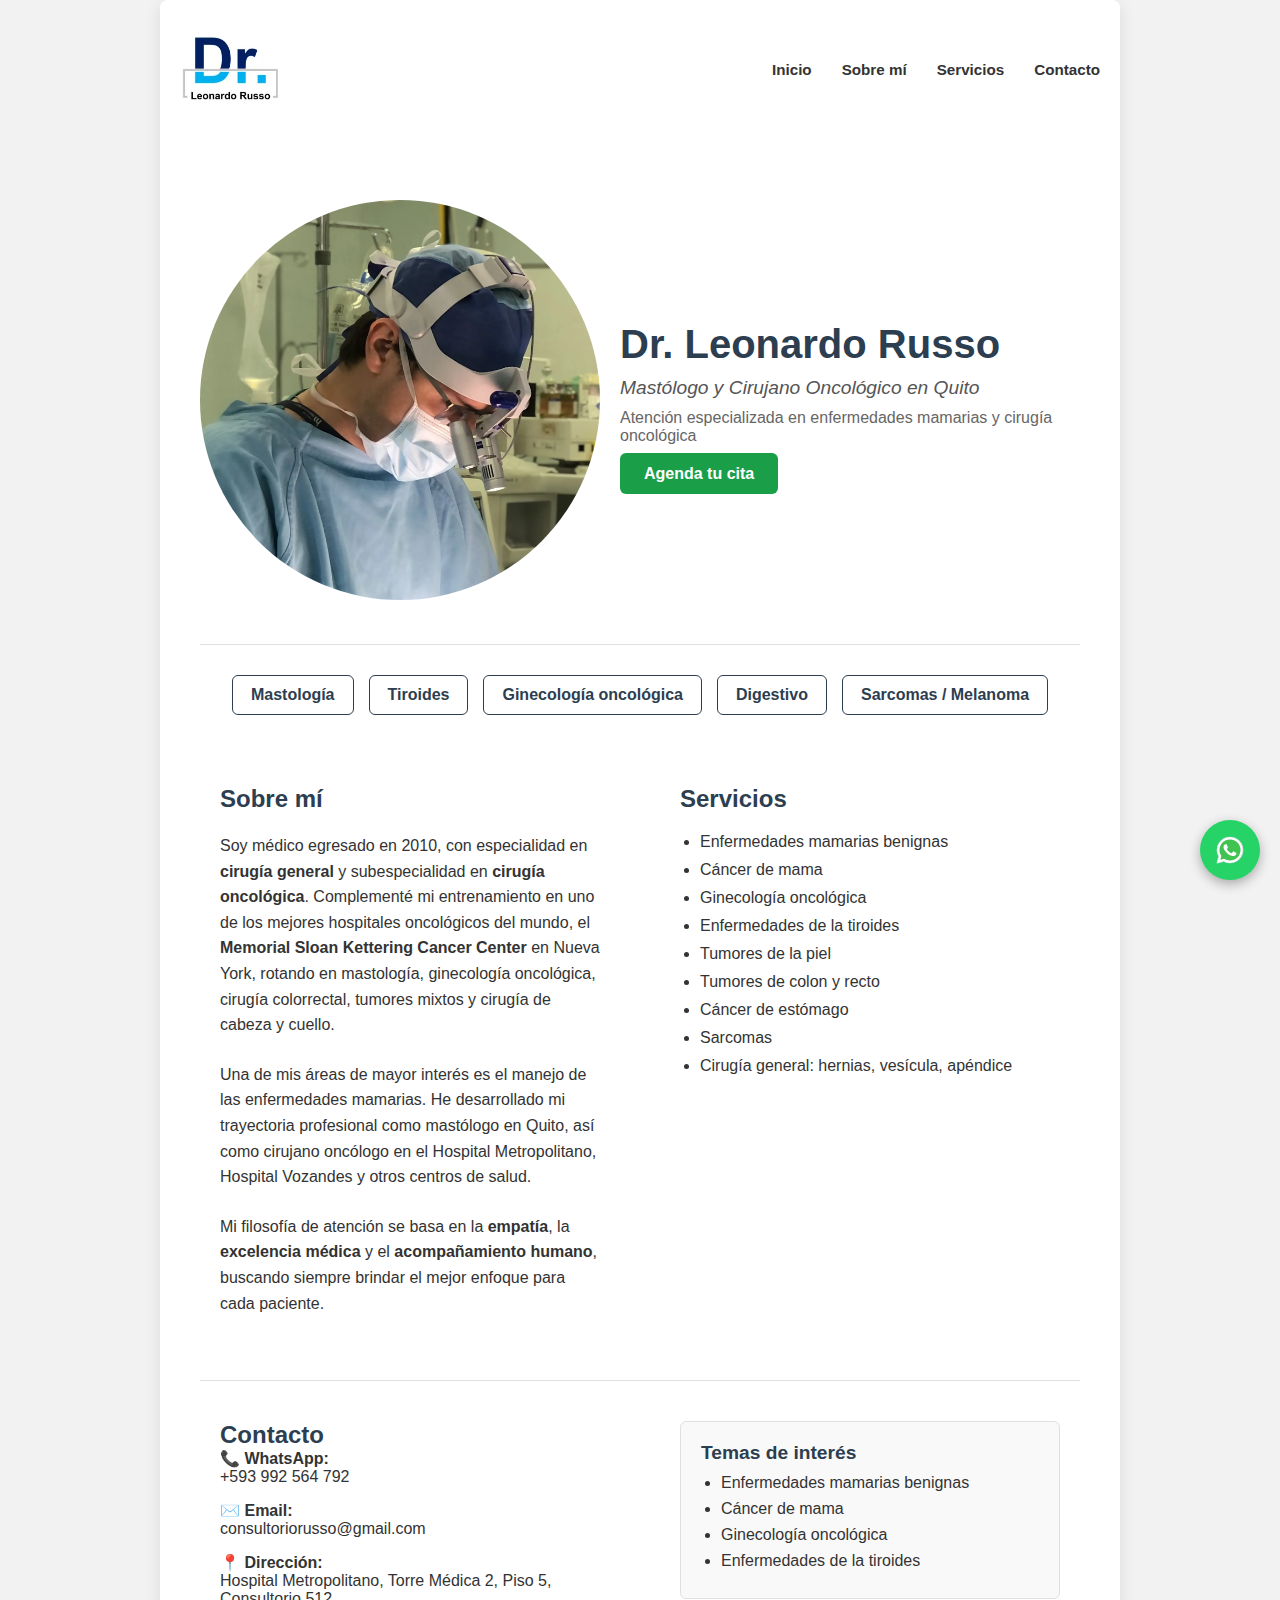
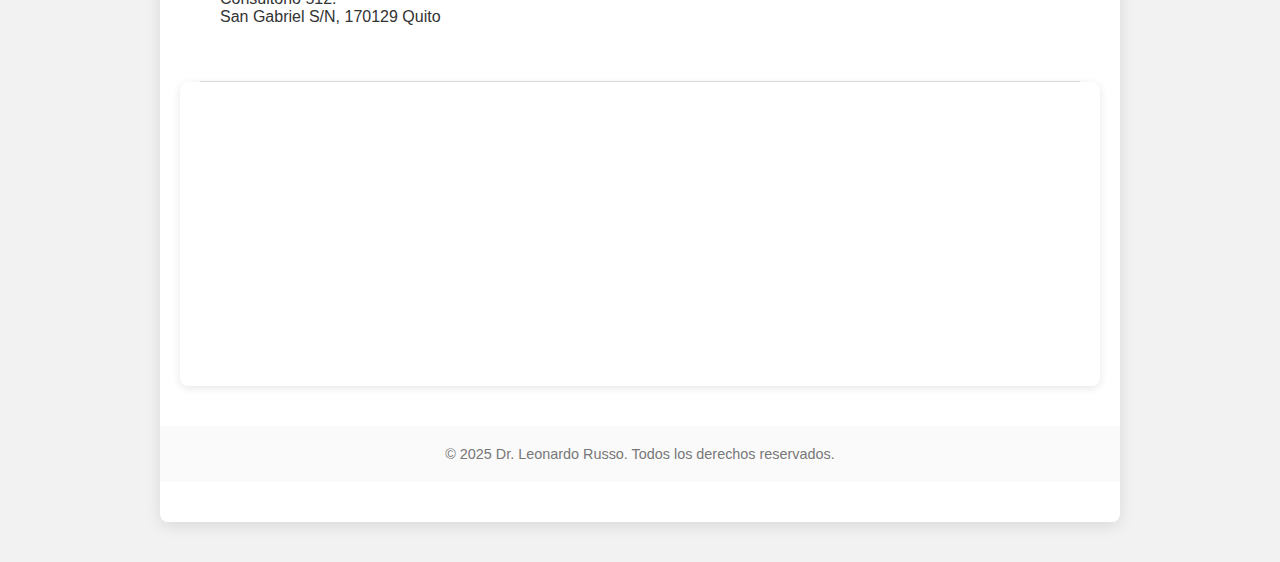
<file: index.html>
<!DOCTYPE html>
<html lang="es">
<head>
  <meta charset="UTF-8" />
  <meta name="viewport" content="width=device-width, initial-scale=1.0" />
  <title>Dr. Leonardo Russo – Mastólogo y Cirujano Oncológico en Quito</title>
  <meta name="description" content="Atención especializada en enfermedades mamarias y cirugía oncológica en Quito." />
  <link rel="canonical" href="https://drleonardorusso.ec/" />

  <!-- Open Graph -->
  <meta property="og:type" content="website" />
  <meta property="og:title" content="Dr. Leonardo Russo – Mastólogo y Cirujano Oncológico en Quito" />
  <meta property="og:description" content="Atención especializada en enfermedades mamarias y cirugía oncológica en Quito." />
  <meta property="og:url" content="https://drleonardorusso.ec/" />
  <meta property="og:image" content="https://drleonardorusso.ec/images/preview.jpg" />

  <!-- Twitter Card -->
  <meta name="twitter:card" content="summary_large_image" />
  <meta name="twitter:title" content="Dr. Leonardo Russo – Mastólogo y Cirujano Oncológico en Quito" />
  <meta name="twitter:description" content="Atención especializada en enfermedades mamarias y cirugía oncológica en Quito." />
  <meta name="twitter:image" content="https://drleonardorusso.ec/images/preview.jpg" />
  <meta name="twitter:site" content="@drleonardorusso" />
  <meta name="twitter:creator" content="@drleonardorusso" />

  <link rel="stylesheet" href="/styles.css" />
</head>
<body>
  <div class="wrapper">
    <!-- NAV principal -->
    <nav class="site-nav" aria-label="Principal">
      <a href="/" class="logo" aria-label="Inicio">
        <img src="/images/logo.webp" alt="Logo Dr. Leonardo Russo" />
      </a>

      <!-- Botón hamburguesa (visible en móvil) -->
      <button class="nav-toggle" aria-expanded="false" aria-controls="nav-links">
        <span class="nav-toggle-box" aria-hidden="true">
          <span class="nav-toggle-bar"></span>
          <span class="nav-toggle-bar"></span>
          <span class="nav-toggle-bar"></span>
        </span>
        <span class="visually-hidden">Abrir menú</span>
      </button>

      <!-- Enlaces (siempre en el HTML para SEO) -->
      <ul id="nav-links" class="nav-links">
        <li><a href="/">Inicio</a></li>
        <li><a href="/#sobre-mi">Sobre mí</a></li>
        <li><a href="/#servicios">Servicios</a></li>
        <li><a href="/#contacto">Contacto</a></li>
      </ul>
    </nav>

    <header id="inicio">
      <div class="header-content">
        <div class="profile">
          <img src="/images/profile.webp" alt="Dr. Leonardo Russo" class="profile-img" />
        </div>
        <div class="intro">
          <h1>Dr. Leonardo Russo</h1>
          <p class="subtitle">Mastólogo y Cirujano Oncológico en Quito</p>
          <p class="tagline">Atención especializada en enfermedades mamarias y cirugía oncológica</p>
          <a href="https://wa.me/593992564792" class="btn whatsapp">Agenda tu cita</a>
        </div>
      </div>
    </header>

    <hr class="section-divider" />

    <!-- SUBNAVEGACIÓN TEMÁTICA -->
    <section class="subnav-buttons" aria-label="Secciones clínicas">
      <a href="/mastologo-en-quito/" class="btn-nav">Mastología</a>
      <a href="/tiroides/" class="btn-nav">Tiroides</a>
      <a href="/ginecologia-oncologica/" class="btn-nav">Ginecología oncológica</a>
      <a href="/digestivo/" class="btn-nav">Digestivo</a>
      <a href="/sarcomas-melanoma/" class="btn-nav">Sarcomas / Melanoma</a>
    </section>

    <section class="about-services" id="sobre-mi-servicios">
      <div id="sobre-mi" class="col">
        <h2>Sobre mí</h2>
        <p>
          Soy médico egresado en 2010, con especialidad en <strong>cirugía general</strong> y subespecialidad en <strong>cirugía oncológica</strong>.
          Complementé mi entrenamiento en uno de los mejores hospitales oncológicos del mundo, el
          <strong>Memorial Sloan Kettering Cancer Center</strong> en Nueva York, rotando en mastología, ginecología oncológica,
          cirugía colorrectal, tumores mixtos y cirugía de cabeza y cuello.
        </p>
        <p>
          Una de mis áreas de mayor interés es el manejo de las enfermedades mamarias. He desarrollado mi trayectoria profesional
          como mastólogo en Quito, así como cirujano oncólogo en el Hospital Metropolitano, Hospital Vozandes y otros centros de salud.
        </p>
        <p>
          Mi filosofía de atención se basa en la <strong>empatía</strong>, la <strong>excelencia médica</strong> y el
          <strong>acompañamiento humano</strong>, buscando siempre brindar el mejor enfoque para cada paciente.
        </p>
      </div>

      <div id="servicios" class="col">
        <h2>Servicios</h2>
        <ul>
          <li>Enfermedades mamarias benignas</li>
          <li>Cáncer de mama</li>
          <li>Ginecología oncológica</li>
          <li>Enfermedades de la tiroides</li>
          <li>Tumores de la piel</li>
          <li>Tumores de colon y recto</li>
          <li>Cáncer de estómago</li>
          <li>Sarcomas</li>
          <li>Cirugía general: hernias, vesícula, apéndice</li>
        </ul>
      </div>
    </section>

    <hr class="section-divider" />

    <section id="contacto" class="contact-section">
      <div class="contact-info col">
        <h2>Contacto</h2>
        <ul class="contact-list">
          <li>
            📞 <strong>WhatsApp:</strong><br />
            <a href="https://wa.me/593992564792">+593 992 564 792</a>
          </li>
          <li>
            ✉️ <strong>Email:</strong><br />
            <a href="mailto:consultoriorusso@gmail.com">consultoriorusso@gmail.com</a>
          </li>
          <li>
            📍 <strong>Dirección:</strong><br />
            Hospital Metropolitano, Torre Médica 2, Piso 5, Consultorio 512.<br />
            San Gabriel S/N, 170129 Quito
          </li>
        </ul>
      </div>
      <div class="contact-form col">
        <div class="interest-box">
          <h3>Temas de interés</h3>
          <ul>
            <li><a href="/enfermedades-benignas/">Enfermedades mamarias benignas</a></li>
            <li><a href="/mastologo-en-quito/">Cáncer de mama</a></li>
            <li><a href="/ginecologia-oncologica/">Ginecología oncológica</a></li>
            <li><a href="/tiroides/">Enfermedades de la tiroides</a></li>
          </ul>
        </div>
      </div>
    </section>

    <hr class="section-divider" />

    <div class="map-container">
      <iframe
        src="https://www.google.com/maps/embed?pb=!1m18!1m12!1m3!1d3989.7965712465516!2d-78.4950495!3d-0.18918290000000001!2m3!1f0!2f0!3f0!3m2!1i1024!2i768!4f13.1!3m3!1m2!1s0x91d59b2e47d5e257%3A0xde923aafc07b43df!2sDoctor%20Leonardo%20Russo.%20Mastologo%20Cirujano%20oncologo!5e0!3m2!1ses-419!2sec!4v1753845177821!5m2!1ses-419!2sec"
        width="100%" height="300" style="border:0" allowfullscreen="" loading="lazy"
      ></iframe>
    </div>

    <footer>
      <p>&copy; 2025 Dr. Leonardo Russo. Todos los derechos reservados.</p>
    </footer>
  </div>

  <!-- Datos estructurados -->
  <script type="application/ld+json">
  {
    "@context": "https://schema.org",
    "@graph": [
      {
        "@type": "Physician",
        "name": "Dr. Leonardo Russo",
        "image": "https://drleonardorusso.ec/images/profile.png",
        "url": "https://drleonardorusso.ec/",
        "telephone": "+593992564792",
        "address": {
          "@type": "PostalAddress",
          "streetAddress": "San Gabriel S/N, Torre Médica 2, Piso 5, Consultorio 512",
          "addressLocality": "Quito",
          "postalCode": "170129",
          "addressCountry": "EC"
        },
        "geo": {
          "@type": "GeoCoordinates",
          "latitude": -0.180653,
          "longitude": -78.467834
        },
        "openingHoursSpecification": [
          {
            "@type": "OpeningHoursSpecification",
            "dayOfWeek": ["Monday","Tuesday","Wednesday","Thursday","Friday"],
            "opens": "09:00",
            "closes": "17:00"
          }
        ]
      },
      {
        "@type": "BreadcrumbList",
        "itemListElement": [
          {"@type":"ListItem","position":1,"name":"Inicio","item":"https://drleonardorusso.ec/"},
          {"@type":"ListItem","position":2,"name":"Sobre mí","item":"https://drleonardorusso.ec/#sobre-mi"},
          {"@type":"ListItem","position":3,"name":"Servicios","item":"https://drleonardorusso.ec/#servicios"},
          {"@type":"ListItem","position":4,"name":"Contacto","item":"https://drleonardorusso.ec/#contacto"}
        ]
      }
    ]
  }
  </script>

  <!-- Botón flotante de WhatsApp -->
  <a href="https://wa.me/593992564792" class="whatsapp-float" target="_blank" aria-label="Chat en WhatsApp">
    <img src="/images/whatsapp.svg" alt="WhatsApp" width="32" height="32" />
  </a>

  <!-- JS mínimo para el menú -->
  <script>
    (function () {
      const btn = document.querySelector('.nav-toggle');
      const list = document.getElementById('nav-links');

      if (!btn || !list) return;

      btn.addEventListener('click', function () {
        const isOpen = list.classList.toggle('open');
        btn.setAttribute('aria-expanded', isOpen ? 'true' : 'false');
      });

      // Cerrar al navegar (mejor UX en móvil)
      list.addEventListener('click', function (e) {
        if (e.target.tagName === 'A' && list.classList.contains('open')) {
          list.classList.remove('open');
          btn.setAttribute('aria-expanded', 'false');
        }
      });
    })();
  </script>
</body>
</html>
</file>
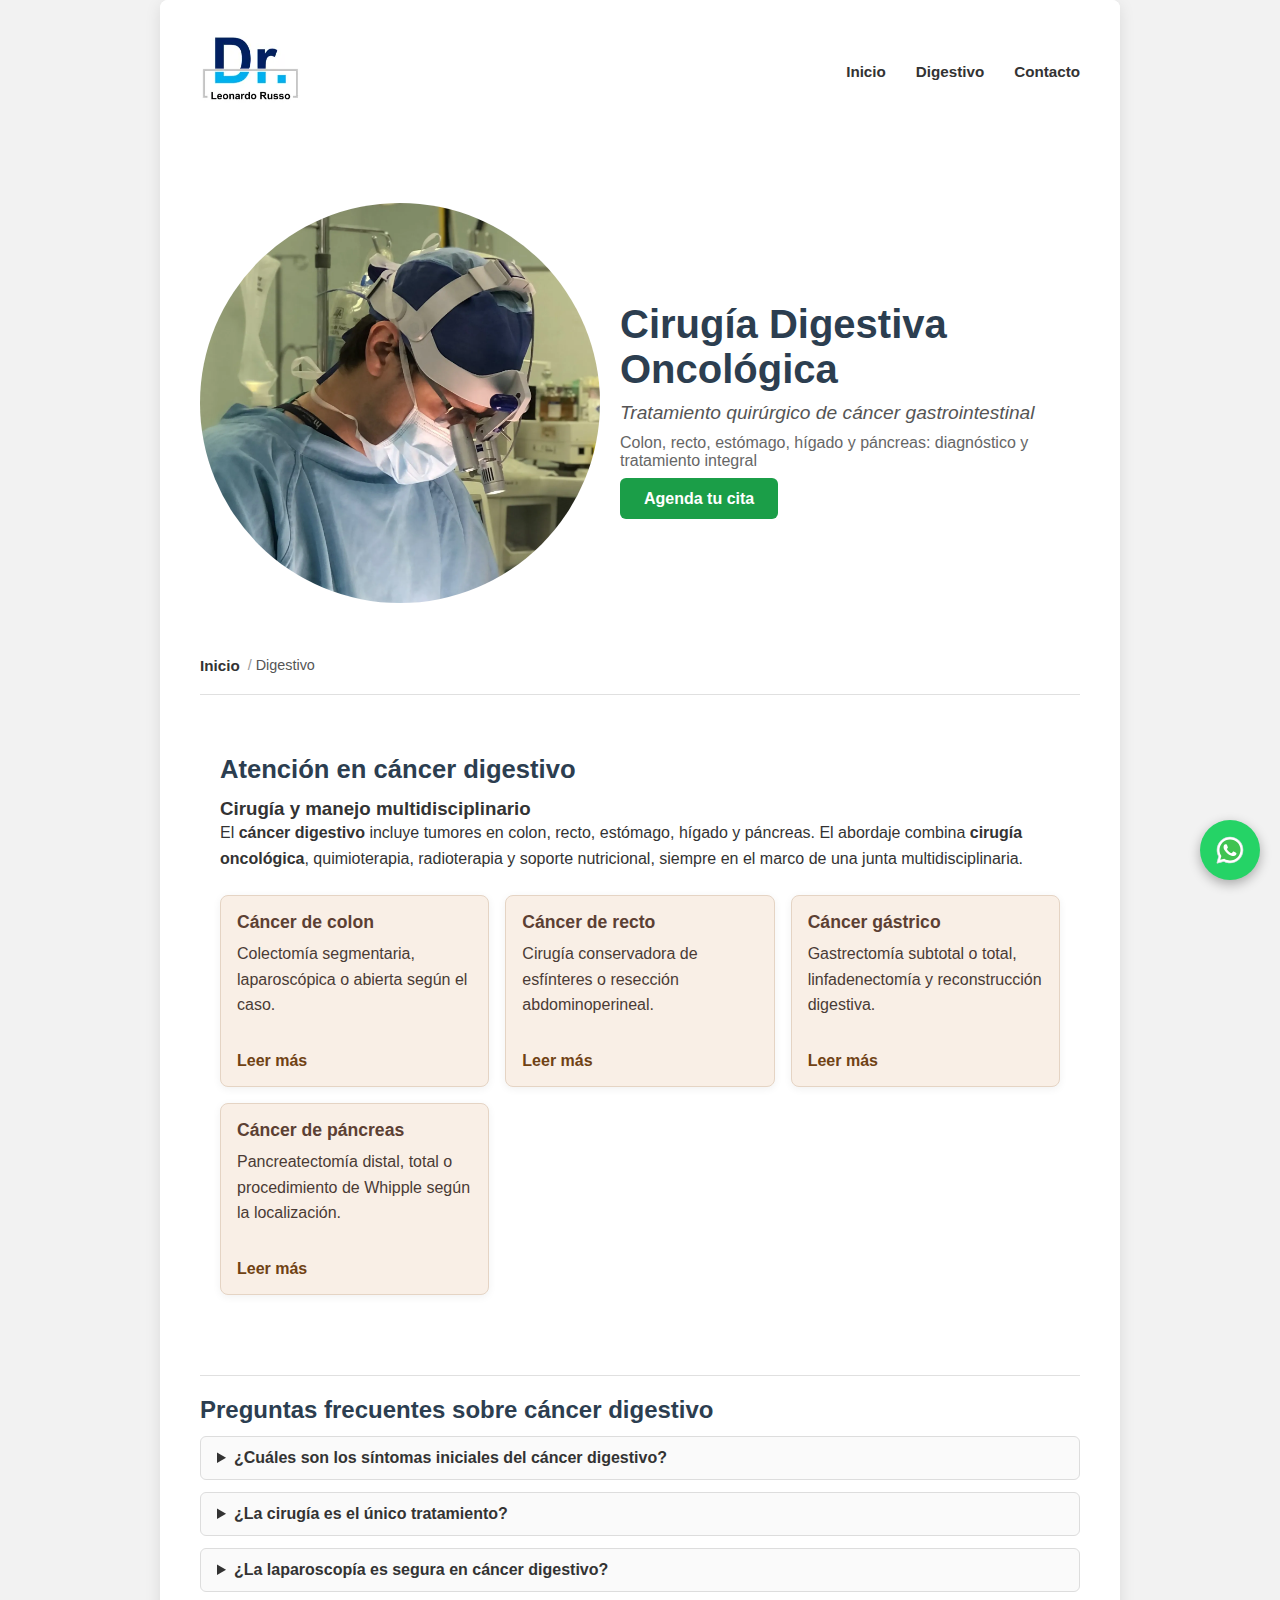
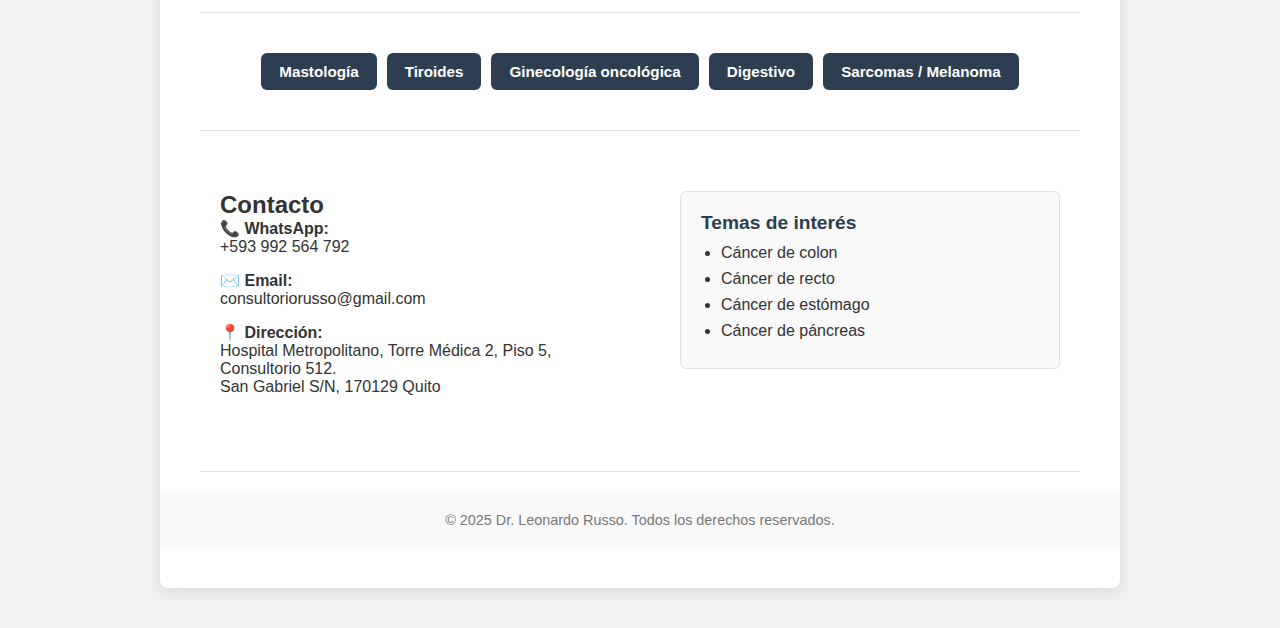
<file: digestivo/index.html>
<!DOCTYPE html>
<html lang="es">
<head>
  <meta charset="UTF-8" />
  <meta name="viewport" content="width=device-width, initial-scale=1.0"/>
  <title>Cirugía Digestiva Oncológica en Quito | Dr. Leonardo Russo</title>
  <meta name="description" content="Atención especializada en cáncer digestivo: colon, estómago, hígado y páncreas en Quito. Cirugía oncológica con enfoque integral.">

  <!-- Canonical -->
  <link rel="canonical" href="https://drleonardorusso.ec/digestivo/">

  <!-- Open Graph -->
  <meta property="og:type" content="website">
  <meta property="og:title" content="Cirugía Digestiva Oncológica en Quito | Dr. Leonardo Russo">
  <meta property="og:description" content="Atención quirúrgica integral en cáncer digestivo en Quito: colon, estómago, hígado y páncreas.">
  <meta property="og:url" content="https://drleonardorusso.ec/digestivo/">
  <meta property="og:image" content="https://drleonardorusso.ec/images/preview.jpg">

  <!-- Twitter Card -->
  <meta name="twitter:card" content="summary_large_image">
  <meta name="twitter:title" content="Cirugía Digestiva Oncológica en Quito | Dr. Leonardo Russo">
  <meta name="twitter:description" content="Cirugía de colon, estómago, hígado y páncreas en Quito con atención multidisciplinaria.">
  <meta name="twitter:image" content="https://drleonardorusso.ec/images/preview.jpg">

  <!-- CSS -->
  <link rel="stylesheet" href="/digestivo/digestivo.css">
</head>
<body>
  <div class="wrapper">
    <!-- NAV -->
    <nav>
      <a href="/" class="logo">
        <img src="/images/logo.webp" alt="Logo Dr. Leonardo Russo">
      </a>
      <ul>
        <li><a href="/">Inicio</a></li>
        <li><a href="/digestivo/">Digestivo</a></li>
        <li><a href="/#contacto">Contacto</a></li>
      </ul>
    </nav>

    <!-- HEADER -->
    <header id="inicio">
      <div class="header-content">
        <div class="profile">
          <img src="/images/profile.webp" alt="Dr. Leonardo Russo" class="profile-img">
        </div>
        <div class="intro">
          <h1>Cirugía Digestiva Oncológica</h1>
          <p class="subtitle">Tratamiento quirúrgico de cáncer gastrointestinal</p>
          <p class="tagline">Colon, recto, estómago, hígado y páncreas: diagnóstico y tratamiento integral</p>
          <a href="https://wa.me/593992564792" class="btn whatsapp">Agenda tu cita</a>
        </div>
      </div>
    </header>

    <!-- BREADCRUMB -->
    <nav aria-label="breadcrumb" class="breadcrumb">
      <ol>
        <li><a href="/">Inicio</a></li>
        <li>Digestivo</li>
      </ol>
    </nav>

    <hr class="section-divider">

    <!-- SECCIÓN PRINCIPAL -->
    <section class="digestivo-section" id="digestivo">
      <div class="col">
        <h2>Atención en cáncer digestivo</h2>

        <h3>Cirugía y manejo multidisciplinario</h3>
        <p>
          El <strong>cáncer digestivo</strong> incluye tumores en colon, recto, estómago, hígado y páncreas. El abordaje
          combina <strong>cirugía oncológica</strong>, quimioterapia, radioterapia y soporte nutricional, siempre en el
          marco de una junta multidisciplinaria.
        </p>

        <!-- TARJETAS (marrón claro) -->
        <div class="cards">
          <article class="card">
            <h3><a href="/cancer-colon/">Cáncer de colon</a></h3>
            <p>Colectomía segmentaria, laparoscópica o abierta según el caso.</p>
            <a class="card-link" href="/cancer-colon/">Leer más</a>
          </article>

          <article class="card">
            <h3><a href="/cancer-recto/">Cáncer de recto</a></h3>
            <p>Cirugía conservadora de esfínteres o resección abdominoperineal.</p>
            <a class="card-link" href="/cancer-recto/">Leer más</a>
          </article>

          <article class="card">
            <h3><a href="/cancer-estomago/">Cáncer gástrico</a></h3>
            <p>Gastrectomía subtotal o total, linfadenectomía y reconstrucción digestiva.</p>
            <a class="card-link" href="/cancer-estomago/">Leer más</a>
          </article>

          <article class="card">
            <h3><a href="/cancer-pancreas/">Cáncer de páncreas</a></h3>
            <p>Pancreatectomía distal, total o procedimiento de Whipple según la localización.</p>
            <a class="card-link" href="/cancer-pancreas/">Leer más</a>
          </article>
        </div>
      </div>
    </section>

    <hr class="section-divider">

    <!-- FAQ -->
    <section class="faq">
      <h2>Preguntas frecuentes sobre cáncer digestivo</h2>

      <details>
        <summary>¿Cuáles son los síntomas iniciales del cáncer digestivo?</summary>
        <p>Cambios en el hábito intestinal, sangrado, pérdida de peso inexplicada, dolor abdominal persistente.</p>
      </details>

      <details>
        <summary>¿La cirugía es el único tratamiento?</summary>
        <p>No. Se combina con quimioterapia y radioterapia según el tipo y estadio del tumor.</p>
      </details>

      <details>
        <summary>¿La laparoscopía es segura en cáncer digestivo?</summary>
        <p>Sí. En casos seleccionados ofrece los mismos resultados oncológicos con menor tiempo de recuperación.</p>
      </details>
    </section>

    <hr class="section-divider">

    <!-- TEMAS -->
    <section class="topics-nav">
      <a href="/mastologo-en-quito/">Mastología</a>
      <a href="/tiroides/">Tiroides</a>
      <a href="/ginecologia-oncologica/">Ginecología oncológica</a>
      <a href="/digestivo/">Digestivo</a>
      <a href="/sarcomas-melanoma/">Sarcomas / Melanoma</a>
    </section>

    <hr class="section-divider">

    <!-- CONTACTO -->
    <section id="contacto" class="contact-section">
      <div class="contact-info col">
        <h2>Contacto</h2>
        <ul class="contact-list">
          <li>📞 <strong>WhatsApp:</strong><br><a href="https://wa.me/593992564792">+593 992 564 792</a></li>
          <li>✉️ <strong>Email:</strong><br><a href="mailto:consultoriorusso@gmail.com">consultoriorusso@gmail.com</a></li>
          <li>📍 <strong>Dirección:</strong><br>Hospital Metropolitano, Torre Médica 2, Piso 5, Consultorio 512.<br>San Gabriel S/N, 170129 Quito</li>
        </ul>
      </div>
      <div class="contact-form col">
        <div class="interest-box">
          <h3>Temas de interés</h3>
          <ul>
            <li><a href="/cancer-colon/">Cáncer de colon</a></li>
            <li><a href="/cancer-recto/">Cáncer de recto</a></li>
            <li><a href="/cancer-estomago/">Cáncer de estómago</a></li>
            <li><a href="/cancer-pancreas/">Cáncer de páncreas</a></li>
          </ul>
        </div>
      </div>
    </section>

    <hr class="section-divider">

    <!-- FOOTER -->
    <footer>
      <p>&copy; 2025 Dr. Leonardo Russo. Todos los derechos reservados.</p>
    </footer>
  </div>

  <!-- WHATSAPP -->
  <a href="https://wa.me/593992564792" class="whatsapp-float" target="_blank" aria-label="Chat en WhatsApp">
    <img src="/images/whatsapp.svg" alt="WhatsApp" width="32" height="32">
  </a>

  <!-- DATOS ESTRUCTURADOS -->
  <script type="application/ld+json">
  {
    "@context": "https://schema.org",
    "@graph": [
      {
        "@type": "Physician",
        "name": "Dr. Leonardo Russo",
        "image": "https://drleonardorusso.ec/images/profile.webp",
        "url": "https://drleonardorusso.ec/digestivo/",
        "telephone": "+593992564792",
        "address": {
          "@type": "PostalAddress",
          "streetAddress": "San Gabriel S/N, Torre Médica 2, Piso 5, Consultorio 512",
          "addressLocality": "Quito",
          "postalCode": "170129",
          "addressCountry": "EC"
        },
        "geo": {
          "@type": "GeoCoordinates",
          "latitude": -0.180653,
          "longitude": -78.467834
        },
        "openingHoursSpecification": [
          {
            "@type": "OpeningHoursSpecification",
            "dayOfWeek": ["Monday","Tuesday","Wednesday","Thursday","Friday"],
            "opens": "09:00",
            "closes": "17:00"
          }
        ]
      },
      {
        "@type":"FAQPage",
        "mainEntity":[
          {"@type":"Question","name":"¿Cuáles son los síntomas iniciales del cáncer digestivo?","acceptedAnswer":{"@type":"Answer","text":"Cambios en el hábito intestinal, sangrado, pérdida de peso inexplicada, dolor abdominal persistente."}},
          {"@type":"Question","name":"¿La cirugía es el único tratamiento?","acceptedAnswer":{"@type":"Answer","text":"No. Se combina con quimioterapia y radioterapia según el tipo y estadio del tumor."}},
          {"@type":"Question","name":"¿La laparoscopía es segura en cáncer digestivo?","acceptedAnswer":{"@type":"Answer","text":"Sí. En casos seleccionados ofrece los mismos resultados oncológicos con menor tiempo de recuperación."}}
        ]
      },
      {
        "@type": "BreadcrumbList",
        "itemListElement": [
          {"@type":"ListItem","position":1,"name":"Inicio","item":"https://drleonardorusso.ec/"},
          {"@type":"ListItem","position":2,"name":"Digestivo","item":"https://drleonardorusso.ec/digestivo/"}
        ]
      }
    ]
  }
  </script>
</body>
</html>
</file>
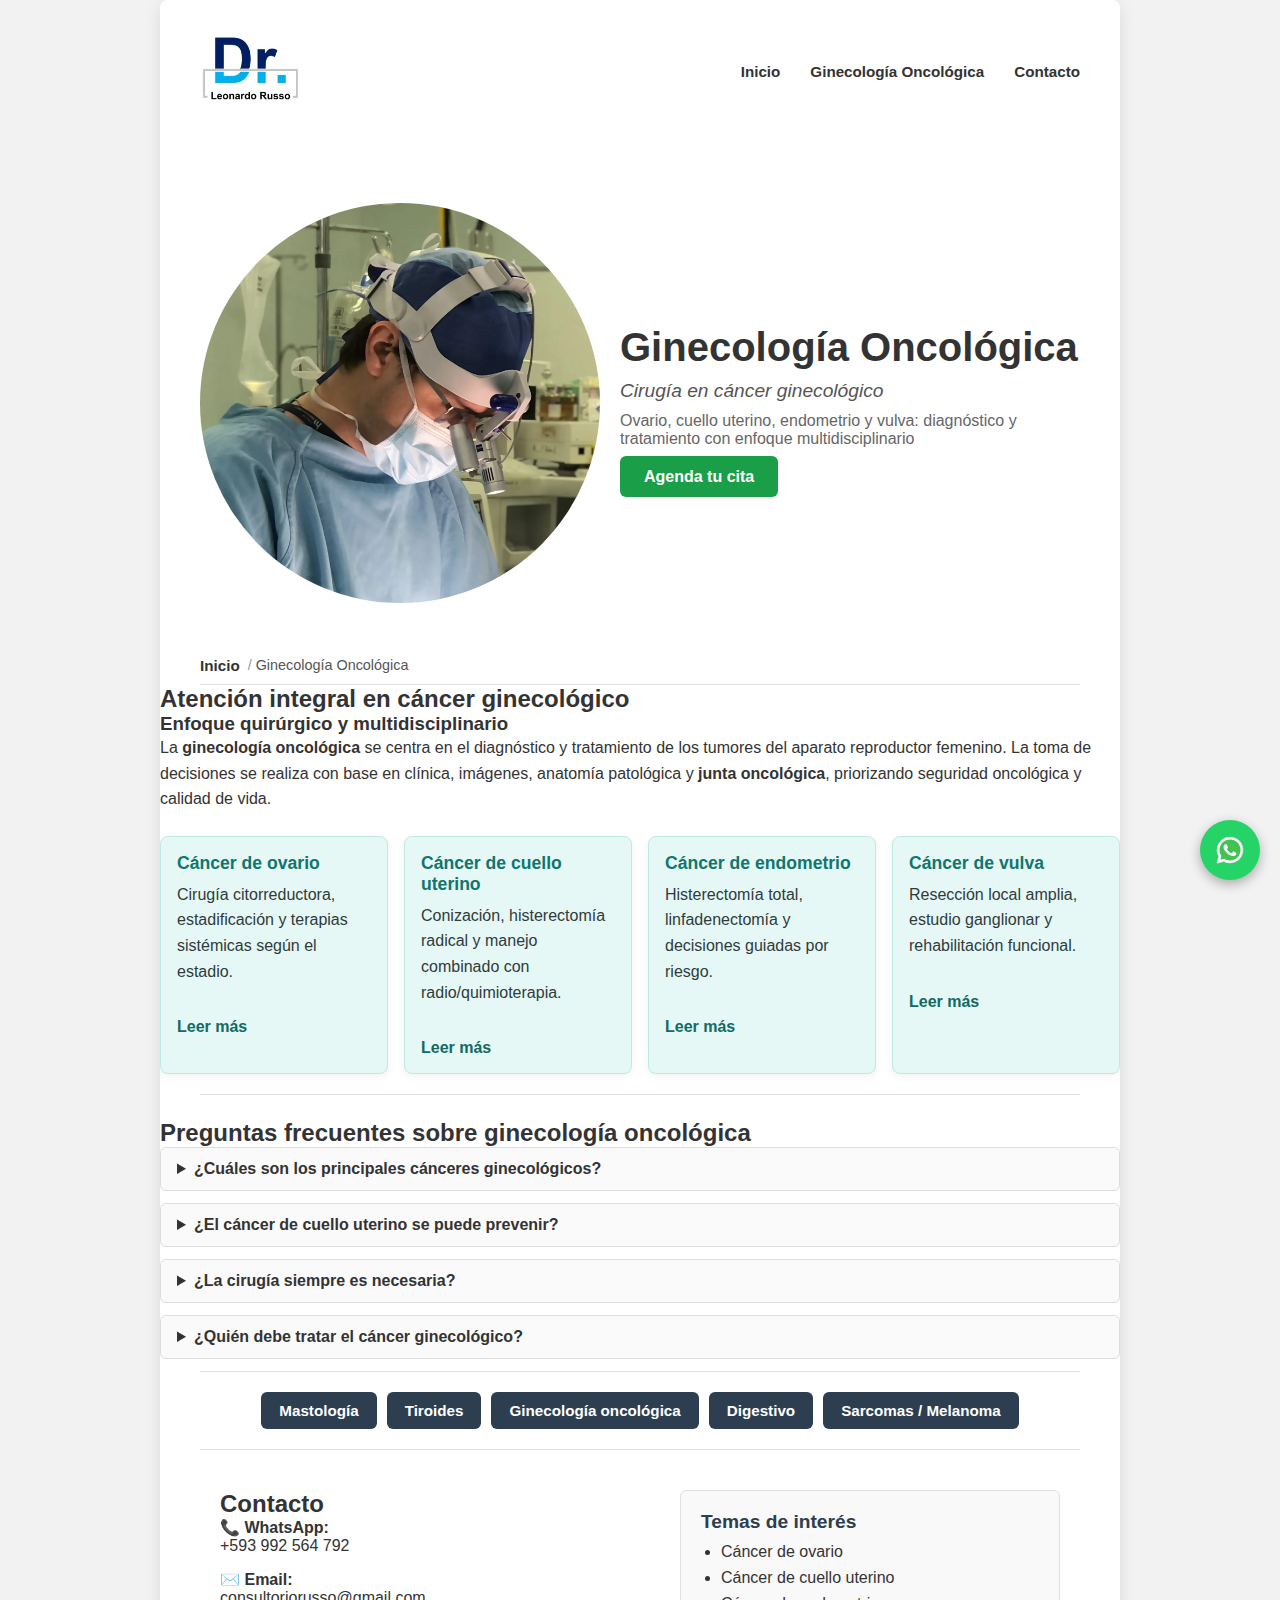
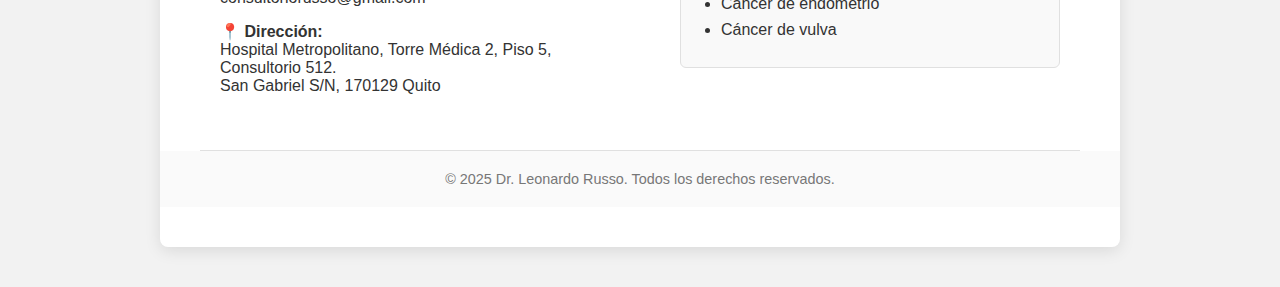
<file: ginecologia-oncologica/index.html>
<!DOCTYPE html>
<html lang="es">
<head>
  <meta charset="UTF-8" />
  <meta name="viewport" content="width=device-width, initial-scale=1.0"/>
  <title>Ginecología Oncológica en Quito | Dr. Leonardo Russo</title>
  <meta name="description" content="Atención especializada en cáncer ginecológico: ovario, cuello uterino, endometrio y vulva en Quito. Cirugía oncológica con enfoque multidisciplinario.">

  <!-- Canonical -->
  <link rel="canonical" href="https://drleonardorusso.ec/ginecologia-oncologica/">

  <!-- Open Graph -->
  <meta property="og:type" content="website">
  <meta property="og:title" content="Ginecología Oncológica en Quito | Dr. Leonardo Russo">
  <meta property="og:description" content="Atención especializada en cáncer ginecológico en Quito. Ovario, cuello uterino, endometrio y vulva.">
  <meta property="og:url" content="https://drleonardorusso.ec/ginecologia-oncologica/">
  <meta property="og:image" content="https://drleonardorusso.ec/images/preview.jpg">

  <!-- Twitter Card -->
  <meta name="twitter:card" content="summary_large_image">
  <meta name="twitter:title" content="Ginecología Oncológica en Quito | Dr. Leonardo Russo">
  <meta name="twitter:description" content="Cirugía oncológica ginecológica en Quito con enfoque integral.">
  <meta name="twitter:image" content="https://drleonardorusso.ec/images/preview.jpg">

  <!-- CSS -->
  <link rel="stylesheet" href="/ginecologia-oncologica/ginecologia-oncologica.css">
</head>
<body>
  <div class="wrapper">
    <!-- NAV -->
    <nav>
      <a href="/" class="logo">
        <img src="/images/logo.webp" alt="Logo Dr. Leonardo Russo">
      </a>
      <ul>
        <li><a href="/">Inicio</a></li>
        <li><a href="/ginecologia-oncologica/">Ginecología Oncológica</a></li>
        <li><a href="/#contacto">Contacto</a></li>
      </ul>
    </nav>

    <!-- HEADER -->
    <header id="inicio">
      <div class="header-content">
        <div class="profile">
          <img src="/images/profile.webp" alt="Dr. Leonardo Russo" class="profile-img">
        </div>
        <div class="intro">
          <h1>Ginecología Oncológica</h1>
          <p class="subtitle">Cirugía en cáncer ginecológico</p>
          <p class="tagline">Ovario, cuello uterino, endometrio y vulva: diagnóstico y tratamiento con enfoque multidisciplinario</p>
          <a href="https://wa.me/593992564792" class="btn whatsapp">Agenda tu cita</a>
        </div>
      </div>
    </header>

    <!-- BREADCRUMB (sin numeración) -->
    <nav aria-label="breadcrumb" class="breadcrumb">
      <ol>
        <li><a href="/">Inicio</a></li>
        <li>Ginecología Oncológica</li>
      </ol>
    </nav>

    <hr class="section-divider">

    <!-- SECCIÓN PRINCIPAL -->
    <section class="gine-section" id="ginecologia">
      <div class="col">
        <h2>Atención integral en cáncer ginecológico</h2>

        <h3>Enfoque quirúrgico y multidisciplinario</h3>
        <p>
          La <strong>ginecología oncológica</strong> se centra en el diagnóstico y tratamiento de los tumores del aparato
          reproductor femenino. La toma de decisiones se realiza con base en clínica, imágenes, anatomía patológica y
          <strong>junta oncológica</strong>, priorizando seguridad oncológica y calidad de vida.
        </p>

        <!-- TARJETAS (color teal lazo cáncer de ovario) -->
        <div class="cards">
          <article class="card">
            <h3><a href="/cancer-ovario/">Cáncer de ovario</a></h3>
            <p>Cirugía citorreductora, estadificación y terapias sistémicas según el estadio.</p>
            <a class="card-link" href="/cancer-ovario/">Leer más</a>
          </article>

          <article class="card">
            <h3><a href="/cancer-cervix/">Cáncer de cuello uterino</a></h3>
            <p>Conización, histerectomía radical y manejo combinado con radio/quimioterapia.</p>
            <a class="card-link" href="/cancer-cervix/">Leer más</a>
          </article>

          <article class="card">
            <h3><a href="/cancer-endometrio/">Cáncer de endometrio</a></h3>
            <p>Histerectomía total, linfadenectomía y decisiones guiadas por riesgo.</p>
            <a class="card-link" href="/cancer-endometrio/">Leer más</a>
          </article>

          <article class="card">
            <h3><a href="/cancer-vulva/">Cáncer de vulva</a></h3>
            <p>Resección local amplia, estudio ganglionar y rehabilitación funcional.</p>
            <a class="card-link" href="/cancer-vulva/">Leer más</a>
          </article>
        </div>
      </div>
    </section>

    <hr class="section-divider">

    <!-- FAQ -->
    <section class="faq">
      <h2>Preguntas frecuentes sobre ginecología oncológica</h2>

      <details>
        <summary>¿Cuáles son los principales cánceres ginecológicos?</summary>
        <p>Ovario, cuello uterino, endometrio y vulva. El manejo se individualiza según estadio y biología tumoral.</p>
      </details>

      <details>
        <summary>¿El cáncer de cuello uterino se puede prevenir?</summary>
        <p>Sí. La vacunación contra el VPH y el tamizaje con citología/HPV reducen de forma significativa el riesgo.</p>
      </details>

      <details>
        <summary>¿La cirugía siempre es necesaria?</summary>
        <p>No siempre. En algunos casos se combina con quimioterapia y/o radioterapia; la decisión se toma en junta.</p>
      </details>

      <details>
        <summary>¿Quién debe tratar el cáncer ginecológico?</summary>
        <p>El ginecólogo oncólogo, con entrenamiento específico en técnicas de resección y reconstrucción oncológica.</p>
      </details>
    </section>

    <hr class="section-divider">

    <!-- TEMAS / NAVEGACIÓN ENTRE ESPECIALIDADES -->
    <section class="topics-nav">
      <a href="/mastologo-en-quito/">Mastología</a>
      <a href="/tiroides/">Tiroides</a>
      <a href="/ginecologia-oncologica/">Ginecología oncológica</a>
      <a href="/digestivo/">Digestivo</a>
      <a href="/sarcomas-melanoma/">Sarcomas / Melanoma</a>
    </section>

    <hr class="section-divider">

    <!-- CONTACTO -->
    <section id="contacto" class="contact-section">
      <div class="contact-info col">
        <h2>Contacto</h2>
        <ul class="contact-list">
          <li>📞 <strong>WhatsApp:</strong><br><a href="https://wa.me/593992564792">+593 992 564 792</a></li>
          <li>✉️ <strong>Email:</strong><br><a href="mailto:consultoriorusso@gmail.com">consultoriorusso@gmail.com</a></li>
          <li>📍 <strong>Dirección:</strong><br>Hospital Metropolitano, Torre Médica 2, Piso 5, Consultorio 512.<br>San Gabriel S/N, 170129 Quito</li>
        </ul>
      </div>
      <div class="contact-form col">
        <div class="interest-box">
          <h3>Temas de interés</h3>
          <ul>
            <li><a href="/cancer-ovario/">Cáncer de ovario</a></li>
            <li><a href="/cancer-cervix/">Cáncer de cuello uterino</a></li>
            <li><a href="/cancer-endometrio/">Cáncer de endometrio</a></li>
            <li><a href="/cancer-vulva/">Cáncer de vulva</a></li>
          </ul>
        </div>
      </div>
    </section>

    <hr class="section-divider">

    <!-- FOOTER -->
    <footer>
      <p>&copy; 2025 Dr. Leonardo Russo. Todos los derechos reservados.</p>
    </footer>
  </div>

  <!-- BOTÓN WHATSAPP -->
  <a href="https://wa.me/593992564792" class="whatsapp-float" target="_blank" aria-label="Chat en WhatsApp">
    <img src="/images/whatsapp.svg" alt="WhatsApp" width="32" height="32">
  </a>

  <!-- DATOS ESTRUCTURADOS -->
  <script type="application/ld+json">
  {
    "@context": "https://schema.org",
    "@graph": [
      {
        "@type": "Physician",
        "name": "Dr. Leonardo Russo",
        "image": "https://drleonardorusso.ec/images/profile.webp",
        "url": "https://drleonardorusso.ec/ginecologia-oncologica/",
        "telephone": "+593992564792",
        "address": {
          "@type": "PostalAddress",
          "streetAddress": "San Gabriel S/N, Torre Médica 2, Piso 5, Consultorio 512",
          "addressLocality": "Quito",
          "postalCode": "170129",
          "addressCountry": "EC"
        },
        "geo": {
          "@type": "GeoCoordinates",
          "latitude": -0.180653,
          "longitude": -78.467834
        },
        "openingHoursSpecification": [
          {
            "@type": "OpeningHoursSpecification",
            "dayOfWeek": ["Monday","Tuesday","Wednesday","Thursday","Friday"],
            "opens": "09:00",
            "closes": "17:00"
          }
        ]
      },
      {
        "@type":"FAQPage",
        "mainEntity":[
          {"@type":"Question","name":"¿Cuáles son los principales cánceres ginecológicos?","acceptedAnswer":{"@type":"Answer","text":"Ovario, cuello uterino, endometrio y vulva. El manejo se individualiza según estadio y biología tumoral."}},
          {"@type":"Question","name":"¿El cáncer de cuello uterino se puede prevenir?","acceptedAnswer":{"@type":"Answer","text":"Sí. La vacunación contra el VPH y el tamizaje con citología/HPV reducen de forma significativa el riesgo."}},
          {"@type":"Question","name":"¿La cirugía siempre es necesaria?","acceptedAnswer":{"@type":"Answer","text":"No siempre. En algunos casos se combina con quimioterapia y/o radioterapia; la decisión se toma en junta."}},
          {"@type":"Question","name":"¿Quién debe tratar el cáncer ginecológico?","acceptedAnswer":{"@type":"Answer","text":"El ginecólogo oncólogo, con entrenamiento específico en técnicas de resección y reconstrucción oncológica."}}
        ]
      },
      {
        "@type": "BreadcrumbList",
        "itemListElement": [
          {"@type":"ListItem","position":1,"name":"Inicio","item":"https://drleonardorusso.ec/"},
          {"@type":"ListItem","position":2,"name":"Ginecología Oncológica","item":"https://drleonardorusso.ec/ginecologia-oncologica/"}
        ]
      }
    ]
  }
  </script>
</body>
</html>
</file>
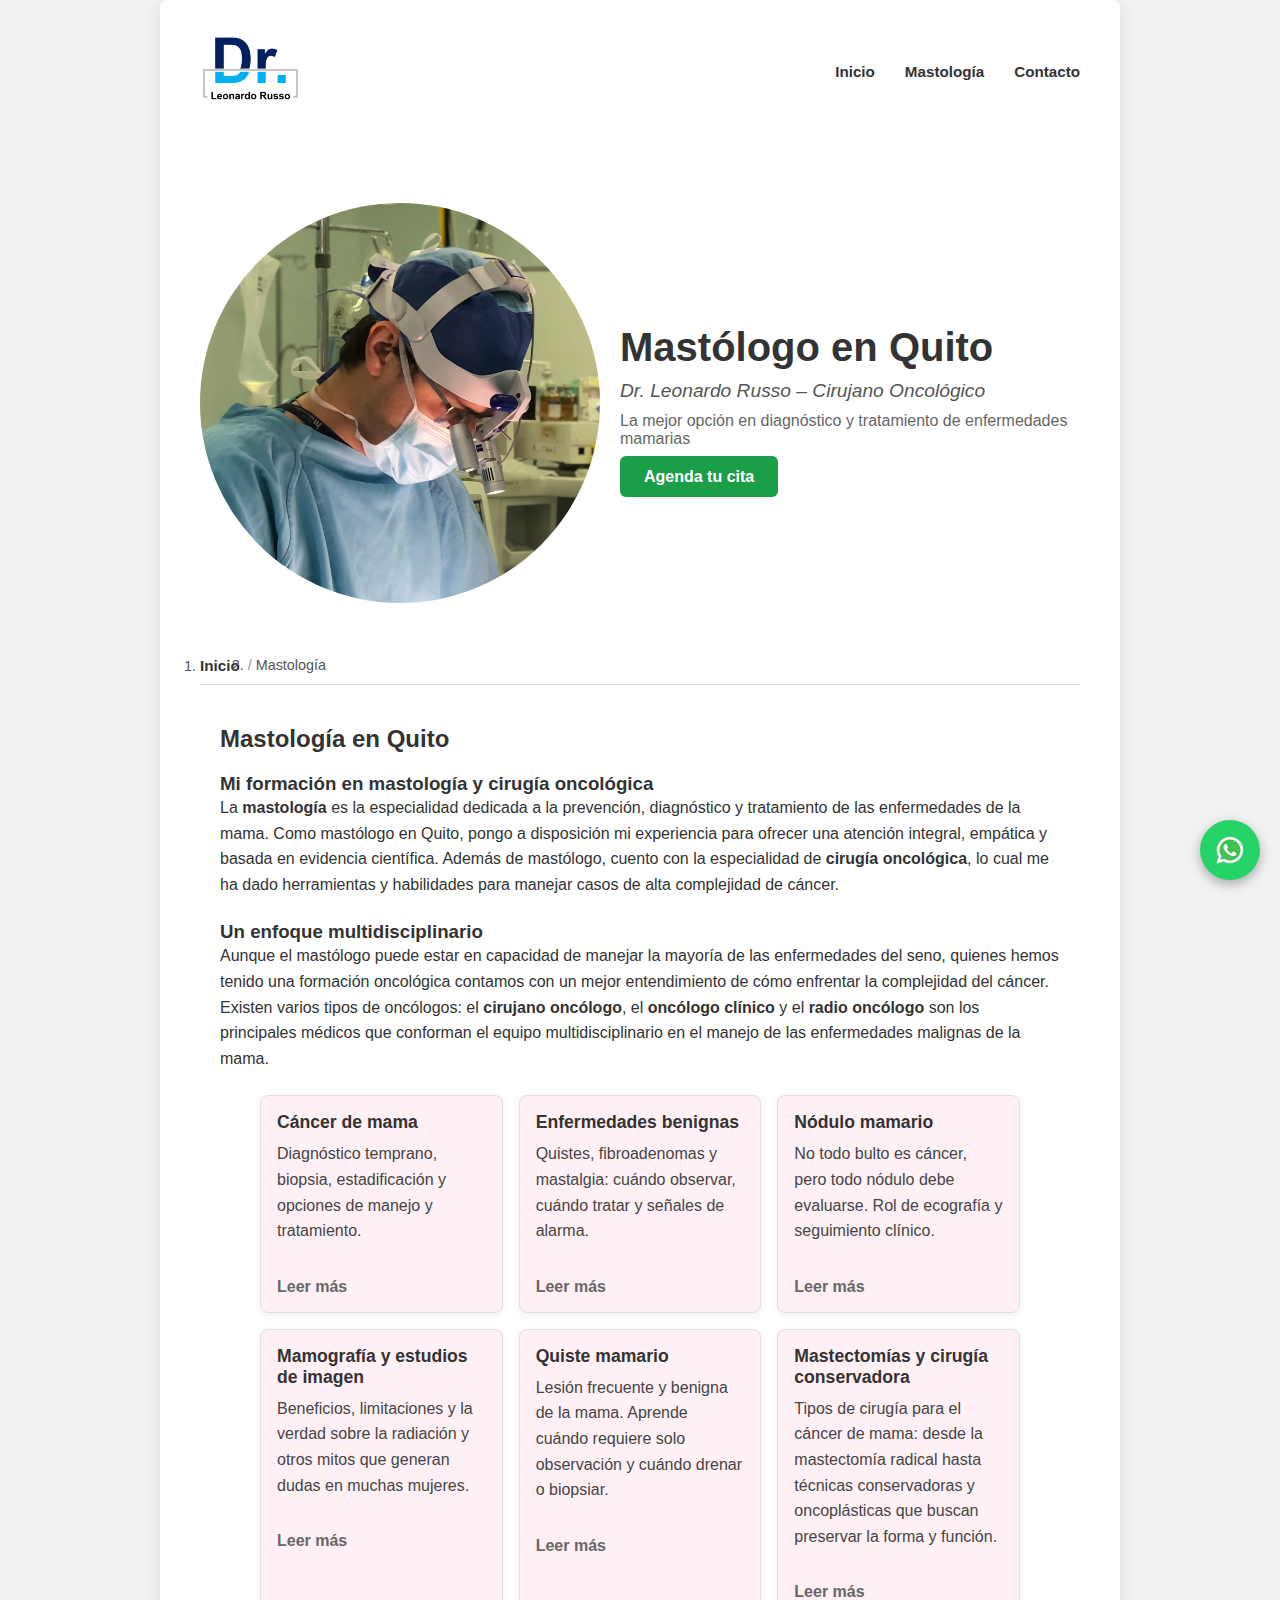
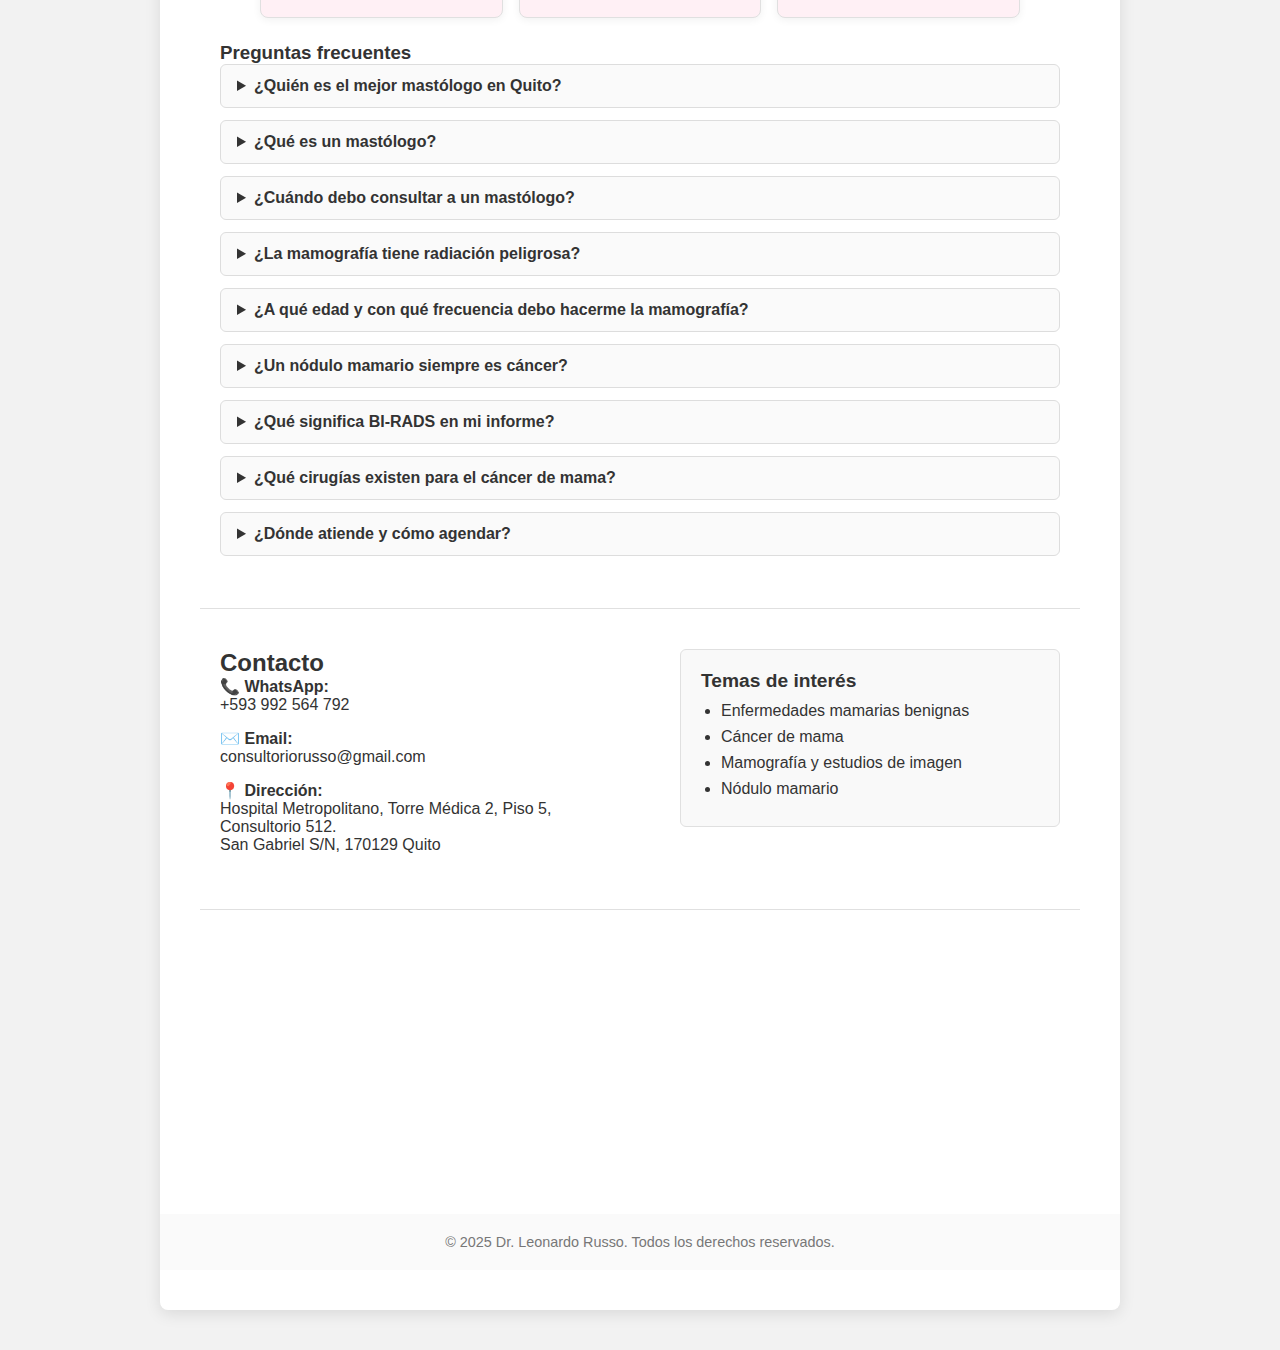
<file: mastologo-en-quito/index.html>
<!DOCTYPE html>
<html lang="es">
<head>
  <meta charset="UTF-8">
  <meta name="viewport" content="width=device-width, initial-scale=1.0">
  <title>Mastólogo en Quito | Dr. Leonardo Russo</title>
  <meta name="description" content="El Dr. Leonardo Russo, mastólogo y cirujano oncológico en Quito, ofrece atención especializada en cáncer de mama, nódulos y quistes mamarios. Agenda tu cita.">
  <link rel="canonical" href="https://drleonardorusso.ec/mastologo-en-quito.html">

  <!-- Open Graph -->
  <meta property="og:type" content="website">
  <meta property="og:title" content="Mastólogo en Quito | Dr. Leonardo Russo">
  <meta property="og:description" content="Atención especializada en mastología, cáncer de mama y enfermedades mamarias en Quito.">
  <meta property="og:url" content="https://drleonardorusso.ec/mastologo-en-quito.html">
  <meta property="og:image" content="https://drleonardorusso.ec/images/preview.jpg">

  <!-- Twitter Card -->
  <meta name="twitter:card" content="summary_large_image">
  <meta name="twitter:title" content="Mastólogo en Quito | Dr. Leonardo Russo">
  <meta name="twitter:description" content="Atención especializada en mastología, cáncer de mama y enfermedades mamarias en Quito.">
  <meta name="twitter:image" content="https://drleonardorusso.ec/images/preview.jpg">
  <meta name="twitter:site" content="@drleonardorusso">
  <meta name="twitter:creator" content="@drleonardorusso">

  <link rel="stylesheet" href="mastologo-en-quito.css">
</head>
<body>

  <div class="wrapper">
    <nav>
      <a href="/" class="logo">
        <img src="/images/logo.png" alt="Logo Dr. Leonardo Russo">
      </a>
      <ul>
  <li><a href="/">Inicio</a></li>
  <li><a href="/mastologo-en-quito/">Mastología</a></li>
  <li><a href="/#contacto">Contacto</a></li>
</ul>
    </nav>

    <header id="inicio">
      <div class="header-content">
        <div class="profile">
          <img src="/images/profile.png" alt="Dr. Leonardo Russo - Mastólogo en Quito" class="profile-img">
        </div>
        <div class="intro">
          <h1>Mastólogo en Quito</h1>
          <p class="subtitle">Dr. Leonardo Russo – Cirujano Oncológico</p>
          <p class="tagline">La mejor opción en diagnóstico y tratamiento de enfermedades mamarias</p>
          <a href="https://wa.me/593992564792" class="btn whatsapp">Agenda tu cita</a>
        </div>
      </div>
    </header>

    <!-- Migas de pan -->
    <nav aria-label="breadcrumb" class="breadcrumb">
      <ol>
        <li><a href="index.html">Inicio</a></li>
        <li>Mastología</li>
      </ol>
    </nav>

    <hr class="section-divider">

    <!-- Sección Mastología -->
    <section class="mastologia-section" id="mastologia">
      <div class="col">
        <h2>Mastología en Quito</h2>

        <h3>Mi formación en mastología y cirugía oncológica</h3>
        <p>
          La <strong>mastología</strong> es la especialidad dedicada a la prevención, diagnóstico y tratamiento de las
          enfermedades de la mama. Como mastólogo en Quito, pongo a disposición mi experiencia para ofrecer una atención integral,
          empática y basada en evidencia científica. Además de mastólogo, cuento con la especialidad de <strong>cirugía oncológica</strong>,
          lo cual me ha dado herramientas y habilidades para manejar casos de alta complejidad de cáncer.
        </p>

        <h3>Un enfoque multidisciplinario</h3>
        <p>
          Aunque el mastólogo puede estar en capacidad de manejar la mayoría de las enfermedades del seno, quienes hemos tenido
          una formación oncológica contamos con un mejor entendimiento de cómo enfrentar la complejidad del cáncer. Existen varios
          tipos de oncólogos: el <strong>cirujano oncólogo</strong>, el <strong>oncólogo clínico</strong> y el <strong>radio oncólogo</strong>
          son los principales médicos que conforman el equipo multidisciplinario en el manejo de las enfermedades malignas de la mama.
        </p>

        <!-- Tarjetas (6) -->
        <div class="cards">
          <article class="card">
            <h3><a href="cancer-de-mama.html">Cáncer de mama</a></h3>
            <p>Diagnóstico temprano, biopsia, estadificación y opciones de manejo y tratamiento.</p>
            <a class="card-link" href="cancer-de-mama.html">Leer más</a>
          </article>

          <article class="card">
            <h3><a href="enfermedades-benignas.html">Enfermedades benignas</a></h3>
            <p>Quistes, fibroadenomas y mastalgia: cuándo observar, cuándo tratar y señales de alarma.</p>
            <a class="card-link" href="enfermedades-benignas.html">Leer más</a>
          </article>

          <article class="card">
            <h3><a href="nodulo-mamario.html">Nódulo mamario</a></h3>
            <p>No todo bulto es cáncer, pero todo nódulo debe evaluarse. Rol de ecografía y seguimiento clínico.</p>
            <a class="card-link" href="nodulo-mamario.html">Leer más</a>
          </article>

          <article class="card">
            <h3><a href="mamografia-estudios-imagen.html">Mamografía y estudios de imagen</a></h3>
            <p>Beneficios, limitaciones y la verdad sobre la radiación y otros mitos que generan dudas en muchas mujeres.</p>
            <a class="card-link" href="mamografia-estudios-imagen.html">Leer más</a>
          </article>

          <article class="card">
            <h3><a href="quiste-mamario.html">Quiste mamario</a></h3>
            <p>Lesión frecuente y benigna de la mama. Aprende cuándo requiere solo observación y cuándo drenar o biopsiar.</p>
            <a class="card-link" href="quiste-mamario.html">Leer más</a>
          </article>

          <article class="card">
            <h3><a href="mastectomias.html">Mastectomías y cirugía conservadora</a></h3>
            <p>Tipos de cirugía para el cáncer de mama: desde la mastectomía radical hasta técnicas conservadoras y oncoplásticas que buscan preservar la forma y función.</p>
            <a class="card-link" href="mastectomias.html">Leer más</a>
          </article>
        </div>

        <!-- FAQ (actualizado) -->
        <div class="faq">
          <h3>Preguntas frecuentes</h3>

          <details>
            <summary>¿Quién es el mejor mastólogo en Quito?</summary>
            <p>El Dr. Leonardo Russo es cirujano oncólogo con formación en mastología, entrenado en el Memorial Sloan Kettering Cancer Center (Nueva York) y con práctica en instituciones de referencia de la ciudad como el Hospital Metropolitano y el Hospital Vozandes. Su trayectoria en enfermedades benignas y cáncer de mama lo convierte en una de las principales opciones para quienes buscan atención especializada en Quito.</p>
          </details>

          <details>
            <summary>¿Qué es un mastólogo?</summary>
            <p>Es el médico especializado en la prevención, diagnóstico y tratamiento de las enfermedades de la mama (benignas y malignas). Trabaja en conjunto con radiología, patología, oncología clínica y radioterapia para decisiones seguras y personalizadas.</p>
          </details>

          <details>
            <summary>¿Cuándo debo consultar a un mastólogo?</summary>
            <p>Ante un bulto nuevo, dolor persistente, cambios en piel o pezón (retracción, enrojecimiento, secreción), antecedentes familiares relevantes o informes de imagen con hallazgos a evaluar (BI-RADS). Consultar temprano evita demoras en el diagnóstico.</p>
          </details>

          <details>
            <summary>¿La mamografía tiene radiación peligrosa?</summary>
            <p>La mamografía utiliza una dosis baja de radiación y los equipos actuales siguen el principio ALARA. Para la mayoría de mujeres, los beneficios del tamizaje superan ampliamente los posibles riesgos. Si te preocupa la radiación, ajustamos el plan de imagen a tu situación.</p>
          </details>

          <details>
            <summary>¿A qué edad y con qué frecuencia debo hacerme la mamografía?</summary>
            <p>Se personaliza según edad, riesgo y antecedentes. Muchas guías inician alrededor de los 40 años con controles regulares. En alto riesgo, podemos adelantar o complementar con ecografía o resonancia.</p>
          </details>

          <details>
            <summary>¿Un nódulo mamario siempre es cáncer?</summary>
            <p>No. Muchos nódulos son benignos (por ejemplo, fibroadenomas o quistes). Aun así, todo bulto requiere evaluación clínica e imágenes; en algunos casos se indica biopsia para confirmar.</p>
          </details>

          <details>
            <summary>¿Qué significa BI-RADS en mi informe?</summary>
            <p>Es un sistema que clasifica hallazgos de mamografía/ecografía y orienta el riesgo y la conducta (seguimiento, nuevos estudios o biopsia). Te explico tu categoría y los pasos a seguir.</p>
          </details>

          <details>
            <summary>¿Qué cirugías existen para el cáncer de mama?</summary>
            <p>Según el caso, se puede indicar cirugía conservadora (lumpectomía) o mastectomía. Las técnicas oncoplásticas ayudan a preservar la forma y función. La decisión es individual y la tomamos en equipo multidisciplinario.</p>
          </details>

          <details>
            <summary>¿Dónde atiende y cómo agendar?</summary>
            <p>Consultorio en Torre Médica 2 – Hospital Metropolitano, piso 5, consultorio 512. WhatsApp +593 992 564 792 y correo consultoriorusso@gmail.com. También ofrezco atención virtual cuando corresponde.</p>
          </details>
        </div>
      </div>
    </section>

    <hr class="section-divider">

    <!-- Contacto -->
    <section id="contacto" class="contact-section">
      <div class="contact-info col">
        <h2>Contacto</h2>
        <ul class="contact-list">
          <li>
            📞 <strong>WhatsApp:</strong><br>
            <a href="https://wa.me/593992564792">+593 992 564 792</a>
          </li>
          <li>
            ✉️ <strong>Email:</strong><br>
            <a href="mailto:consultoriorusso@gmail.com">consultoriorusso@gmail.com</a>
          </li>
          <li>
            📍 <strong>Dirección:</strong><br>
            Hospital Metropolitano, Torre Médica 2, Piso 5, Consultorio 512.<br>
            San Gabriel S/N, 170129 Quito
          </li>
        </ul>
      </div>
      <div class="contact-form col">
        <div class="interest-box">
          <h3>Temas de interés</h3>
          <ul>
            <li><a href="enfermedades-benignas.html">Enfermedades mamarias benignas</a></li>
            <li><a href="cancer-de-mama.html">Cáncer de mama</a></li>
            <li><a href="mamografia-estudios-imagen.html">Mamografía y estudios de imagen</a></li>
            <li><a href="nodulo-mamario.html">Nódulo mamario</a></li>
          </ul>
        </div>
      </div>
    </section>

    <hr class="section-divider">

    <!-- Mapa -->
    <div class="map-container">
      <iframe
        src="https://www.google.com/maps/embed?pb=!1m18!1m12!1m3!1d3989.7965712465516!2d-78.4950495!3d-0.18918290000000001!2m3!1f0!2f0!3f0!3m2!1i1024!2i768!4f13.1!3m3!1m2!1s0x91d59b2e47d5e257%3A0xde923aafc07b43df!2sDoctor%20Leonardo%20Russo.%20Mastologo%20Cirujano%20oncologo!5e0!3m2!1ses-419!2sec!4v1753845177821!5m2!1ses-419!2sec"
        width="100%" height="300" style="border:0;" allowfullscreen="" loading="lazy">
      </iframe>
    </div>

    <footer>
      <p>&copy; 2025 Dr. Leonardo Russo. Todos los derechos reservados.</p>
    </footer>
  </div>

  <!-- Botón WhatsApp -->
  <a href="https://wa.me/593992564792" class="whatsapp-float" target="_blank" aria-label="Chat en WhatsApp">
    <img src="/images/whatsapp.svg" alt="WhatsApp logo" width="32" height="32">
  </a>

  <!-- Datos estructurados -->
  <script type="application/ld+json">
  {
    "@context": "https://schema.org",
    "@graph": [
      {
        "@type": "Physician",
        "name": "Dr. Leonardo Russo",
        "image": "https://drleonardorusso.ec/images/profile.png",
        "url": "https://drleonardorusso.ec/mastologo-en-quito.html",
        "telephone": "+593992564792",
        "address": {
          "@type": "PostalAddress",
          "streetAddress": "San Gabriel S/N, Torre Médica 2, Piso 5, Consultorio 512",
          "addressLocality": "Quito",
          "postalCode": "170129",
          "addressCountry": "EC"
        },
        "geo": {
          "@type": "GeoCoordinates",
          "latitude": -0.180653,
          "longitude": -78.467834
        },
        "openingHoursSpecification": [
          {
            "@type": "OpeningHoursSpecification",
            "dayOfWeek": ["Monday","Tuesday","Wednesday","Thursday","Friday"],
            "opens": "09:00",
            "closes": "17:00"
          }
        ]
      },
      {
        "@type":"FAQPage",
        "mainEntity":[
          {
            "@type":"Question",
            "name":"¿Quién es el mejor mastólogo en Quito?",
            "acceptedAnswer":{"@type":"Answer","text":"El Dr. Leonardo Russo es cirujano oncólogo con formación en mastología, entrenado en el Memorial Sloan Kettering Cancer Center (Nueva York) y con práctica en instituciones de referencia de la ciudad como el Hospital Metropolitano y el Hospital Vozandes. Su trayectoria en enfermedades benignas y cáncer de mama lo convierte en una de las principales opciones para quienes buscan atención especializada en Quito."}
          },
          {
            "@type":"Question",
            "name":"¿Qué es un mastólogo?",
            "acceptedAnswer":{"@type":"Answer","text":"Es el médico especializado en la prevención, diagnóstico y tratamiento de las enfermedades de la mama (benignas y malignas). Trabaja en conjunto con radiología, patología, oncología clínica y radioterapia para decisiones seguras y personalizadas."}
          },
          {
            "@type":"Question",
            "name":"¿Cuándo debo consultar a un mastólogo?",
            "acceptedAnswer":{"@type":"Answer","text":"Ante un bulto nuevo, dolor persistente, cambios en piel o pezón (retracción, enrojecimiento, secreción), antecedentes familiares relevantes o informes de imagen con hallazgos a evaluar (BI-RADS). Consultar temprano evita demoras en el diagnóstico."}
          },
          {
            "@type":"Question",
            "name":"¿La mamografía tiene radiación peligrosa?",
            "acceptedAnswer":{"@type":"Answer","text":"La mamografía utiliza una dosis baja de radiación y los equipos actuales siguen el principio ALARA. Para la mayoría de mujeres, los beneficios del tamizaje superan ampliamente los posibles riesgos. Si te preocupa la radiación, ajustamos el plan de imagen a tu situación."}
          },
          {
            "@type":"Question",
            "name":"¿A qué edad y con qué frecuencia debo hacerme la mamografía?",
            "acceptedAnswer":{"@type":"Answer","text":"Se personaliza según edad, riesgo y antecedentes. Muchas guías inician alrededor de los 40 años con controles regulares. En alto riesgo, podemos adelantar o complementar con ecografía o resonancia."}
          },
          {
            "@type":"Question",
            "name":"¿Un nódulo mamario siempre es cáncer?",
            "acceptedAnswer":{"@type":"Answer","text":"No. Muchos nódulos son benignos (por ejemplo, fibroadenomas o quistes). Aun así, todo bulto requiere evaluación clínica e imágenes; en algunos casos se indica biopsia para confirmar."}
          },
          {
            "@type":"Question",
            "name":"¿Qué significa BI-RADS en mi informe?",
            "acceptedAnswer":{"@type":"Answer","text":"Es un sistema que clasifica hallazgos de mamografía/ecografía y orienta el riesgo y la conducta (seguimiento, nuevos estudios o biopsia). Te explico tu categoría y los pasos a seguir."}
          },
          {
            "@type":"Question",
            "name":"¿Qué cirugías existen para el cáncer de mama?",
            "acceptedAnswer":{"@type":"Answer","text":"Según el caso, se puede indicar cirugía conservadora (lumpectomía) o mastectomía. Las técnicas oncoplásticas ayudan a preservar la forma y función. La decisión es individual y la tomamos en equipo multidisciplinario."}
          },
          {
            "@type":"Question",
            "name":"¿Dónde atiende y cómo agendar?",
            "acceptedAnswer":{"@type":"Answer","text":"Consultorio en Torre Médica 2 – Hospital Metropolitano, piso 5, consultorio 512. WhatsApp +593 992 564 792 y correo consultoriorusso@gmail.com. También ofrezco atención virtual cuando corresponde."}
          }
        ]
      },
      {
        "@type": "BreadcrumbList",
        "itemListElement": [
          {"@type":"ListItem","position":1,"name":"Inicio","item":"https://drleonardorusso.ec/"},
          {"@type":"ListItem","position":2,"name":"Mastología","item":"https://drleonardorusso.ec/mastologo-en-quito.html"}
        ]
      }
    ]
  }
  </script>
</body>
</html>
</file>
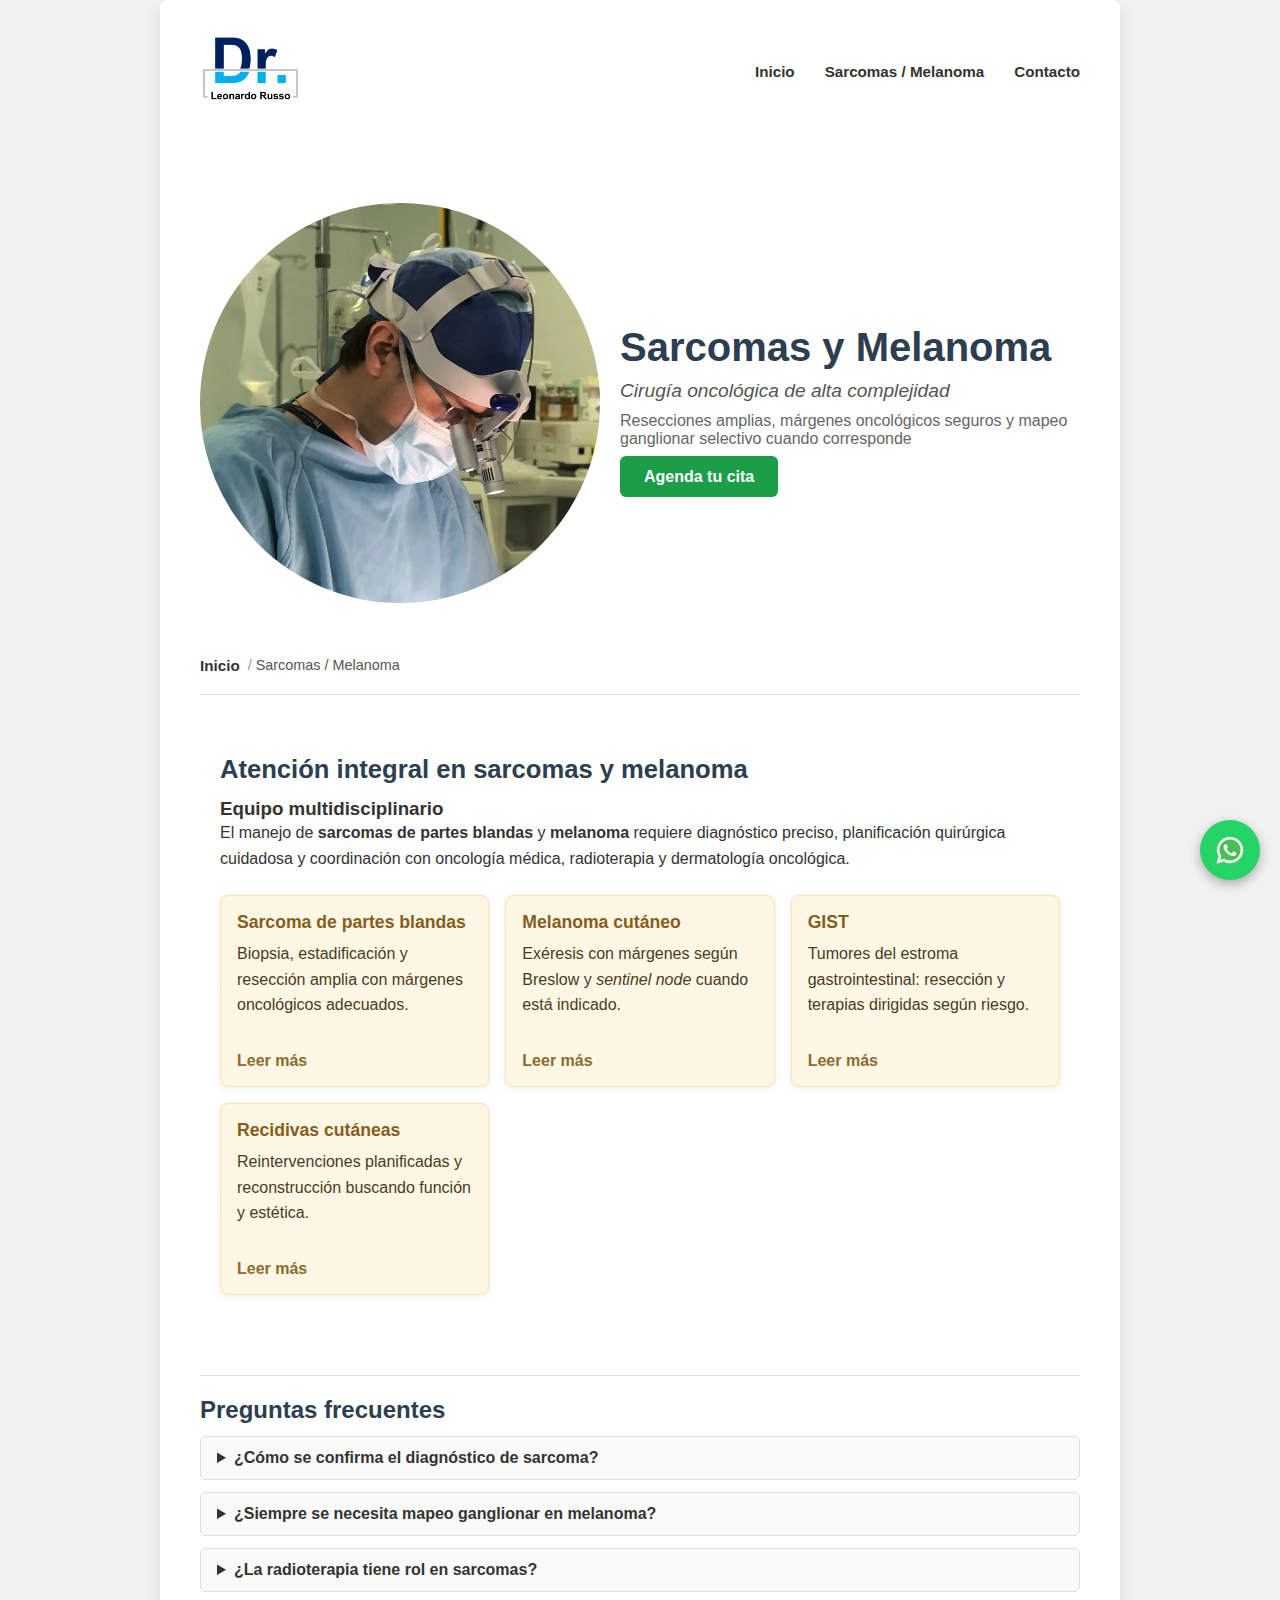
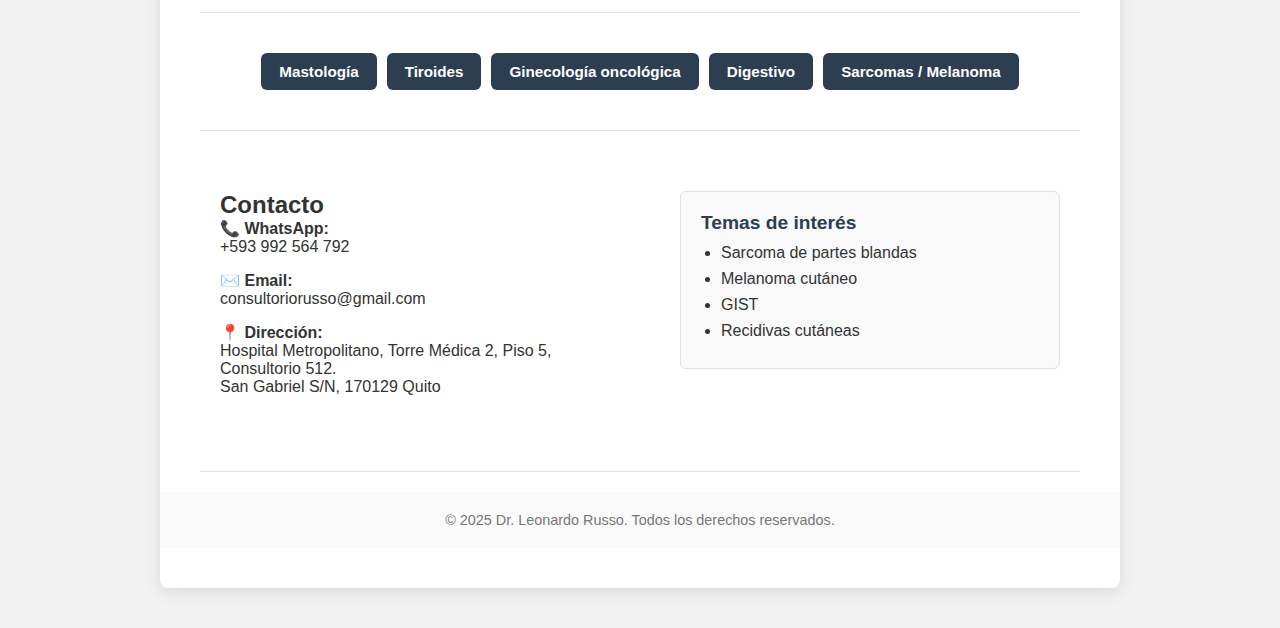
<file: sarcomas-melanoma/index.html>
<!DOCTYPE html>
<html lang="es">
<head>
  <meta charset="UTF-8" />
  <meta name="viewport" content="width=device-width, initial-scale=1.0"/>
  <title>Sarcomas y Melanoma en Quito | Dr. Leonardo Russo</title>
  <meta name="description" content="Atención especializada en sarcomas de partes blandas y melanoma en Quito. Diagnóstico, cirugía oncológica y manejo multidisciplinario.">

  <!-- Canonical -->
  <link rel="canonical" href="https://drleonardorusso.ec/sarcomas-melanoma/">

  <!-- Open Graph -->
  <meta property="og:type" content="website">
  <meta property="og:title" content="Sarcomas y Melanoma en Quito | Dr. Leonardo Russo">
  <meta property="og:description" content="Diagnóstico y tratamiento quirúrgico de sarcomas de partes blandas y melanoma en Quito.">
  <meta property="og:url" content="https://drleonardorusso.ec/sarcomas-melanoma/">
  <meta property="og:image" content="https://drleonardorusso.ec/images/preview.jpg">

  <!-- Twitter Card -->
  <meta name="twitter:card" content="summary_large_image">
  <meta name="twitter:title" content="Sarcomas y Melanoma en Quito | Dr. Leonardo Russo">
  <meta name="twitter:description" content="Manejo integral de sarcomas y melanoma con enfoque oncológico.">
  <meta name="twitter:image" content="https://drleonardorusso.ec/images/preview.jpg">

  <!-- CSS -->
  <link rel="stylesheet" href="/sarcomas-melanoma/sarcomas-melanoma.css">
</head>
<body>
  <div class="wrapper">
    <!-- NAV -->
    <nav>
      <a href="/" class="logo">
        <img src="/images/logo.webp" alt="Logo Dr. Leonardo Russo">
      </a>
      <ul>
        <li><a href="/">Inicio</a></li>
        <li><a href="/sarcomas-melanoma/">Sarcomas / Melanoma</a></li>
        <li><a href="/#contacto">Contacto</a></li>
      </ul>
    </nav>

    <!-- HEADER -->
    <header id="inicio">
      <div class="header-content">
        <div class="profile">
          <img src="/images/profile.webp" alt="Dr. Leonardo Russo" class="profile-img">
        </div>
        <div class="intro">
          <h1>Sarcomas y Melanoma</h1>
          <p class="subtitle">Cirugía oncológica de alta complejidad</p>
          <p class="tagline">Resecciones amplias, márgenes oncológicos seguros y mapeo ganglionar selectivo cuando corresponde</p>
          <a href="https://wa.me/593992564792" class="btn whatsapp">Agenda tu cita</a>
        </div>
      </div>
    </header>

    <!-- BREADCRUMB -->
    <nav aria-label="breadcrumb" class="breadcrumb">
      <ol>
        <li><a href="/">Inicio</a></li>
        <li>Sarcomas / Melanoma</li>
      </ol>
    </nav>

    <hr class="section-divider">

    <!-- SECCIÓN PRINCIPAL -->
    <section class="sarcoma-section" id="sarcomas">
      <div class="col">
        <h2>Atención integral en sarcomas y melanoma</h2>

        <h3>Equipo multidisciplinario</h3>
        <p>
          El manejo de <strong>sarcomas de partes blandas</strong> y <strong>melanoma</strong> requiere diagnóstico preciso,
          planificación quirúrgica cuidadosa y coordinación con oncología médica, radioterapia y dermatología oncológica.
        </p>

        <!-- TARJETAS (amarillo ocre claro) -->
        <div class="cards">
          <article class="card">
            <h3><a href="/sarcoma-partes-blandas/">Sarcoma de partes blandas</a></h3>
            <p>Biopsia, estadificación y resección amplia con márgenes oncológicos adecuados.</p>
            <a class="card-link" href="/sarcoma-partes-blandas/">Leer más</a>
          </article>

          <article class="card">
            <h3><a href="/melanoma-cutaneo/">Melanoma cutáneo</a></h3>
            <p>Exéresis con márgenes según Breslow y <em>sentinel node</em> cuando está indicado.</p>
            <a class="card-link" href="/melanoma-cutaneo/">Leer más</a>
          </article>

          <article class="card">
            <h3><a href="/gist/">GIST</a></h3>
            <p>Tumores del estroma gastrointestinal: resección y terapias dirigidas según riesgo.</p>
            <a class="card-link" href="/gist/">Leer más</a>
          </article>

          <article class="card">
            <h3><a href="/recidivas-cutaneas/">Recidivas cutáneas</a></h3>
            <p>Reintervenciones planificadas y reconstrucción buscando función y estética.</p>
            <a class="card-link" href="/recidivas-cutaneas/">Leer más</a>
          </article>
        </div>
      </div>
    </section>

    <hr class="section-divider">

    <!-- FAQ -->
    <section class="faq">
      <h2>Preguntas frecuentes</h2>

      <details>
        <summary>¿Cómo se confirma el diagnóstico de sarcoma?</summary>
        <p>Con biopsia guiada y estudio histopatológico; las imágenes ayudan a la planificación quirúrgica.</p>
      </details>

      <details>
        <summary>¿Siempre se necesita mapeo ganglionar en melanoma?</summary>
        <p>Se indica según el grosor de Breslow, ulceración y otras variables de riesgo.</p>
      </details>

      <details>
        <summary>¿La radioterapia tiene rol en sarcomas?</summary>
        <p>Sí, en casos seleccionados antes o después de la cirugía para mejorar control local.</p>
      </details>
    </section>

    <hr class="section-divider">

    <!-- TEMAS -->
    <section class="topics-nav">
      <a href="/mastologo-en-quito/">Mastología</a>
      <a href="/tiroides/">Tiroides</a>
      <a href="/ginecologia-oncologica/">Ginecología oncológica</a>
      <a href="/digestivo/">Digestivo</a>
      <a href="/sarcomas-melanoma/">Sarcomas / Melanoma</a>
    </section>

    <hr class="section-divider">

    <!-- CONTACTO -->
    <section id="contacto" class="contact-section">
      <div class="contact-info col">
        <h2>Contacto</h2>
        <ul class="contact-list">
          <li>📞 <strong>WhatsApp:</strong><br><a href="https://wa.me/593992564792">+593 992 564 792</a></li>
          <li>✉️ <strong>Email:</strong><br><a href="mailto:consultoriorusso@gmail.com">consultoriorusso@gmail.com</a></li>
          <li>📍 <strong>Dirección:</strong><br>Hospital Metropolitano, Torre Médica 2, Piso 5, Consultorio 512.<br>San Gabriel S/N, 170129 Quito</li>
        </ul>
      </div>
      <div class="contact-form col">
        <div class="interest-box">
          <h3>Temas de interés</h3>
          <ul>
            <li><a href="/sarcoma-partes-blandas/">Sarcoma de partes blandas</a></li>
            <li><a href="/melanoma-cutaneo/">Melanoma cutáneo</a></li>
            <li><a href="/gist/">GIST</a></li>
            <li><a href="/recidivas-cutaneas/">Recidivas cutáneas</a></li>
          </ul>
        </div>
      </div>
    </section>

    <hr class="section-divider">

    <!-- FOOTER -->
    <footer>
      <p>&copy; 2025 Dr. Leonardo Russo. Todos los derechos reservados.</p>
    </footer>
  </div>

  <!-- WHATSAPP -->
  <a href="https://wa.me/593992564792" class="whatsapp-float" target="_blank" aria-label="Chat en WhatsApp">
    <img src="/images/whatsapp.svg" alt="WhatsApp" width="32" height="32">
  </a>

  <!-- DATOS ESTRUCTURADOS -->
  <script type="application/ld+json">
  {
    "@context": "https://schema.org",
    "@graph": [
      {
        "@type": "Physician",
        "name": "Dr. Leonardo Russo",
        "image": "https://drleonardorusso.ec/images/profile.webp",
        "url": "https://drleonardorusso.ec/sarcomas-melanoma/",
        "telephone": "+593992564792",
        "address": {
          "@type": "PostalAddress",
          "streetAddress": "San Gabriel S/N, Torre Médica 2, Piso 5, Consultorio 512",
          "addressLocality": "Quito",
          "postalCode": "170129",
          "addressCountry": "EC"
        },
        "geo": {
          "@type": "GeoCoordinates",
          "latitude": -0.180653,
          "longitude": -78.467834
        },
        "openingHoursSpecification": [
          {
            "@type": "OpeningHoursSpecification",
            "dayOfWeek": ["Monday","Tuesday","Wednesday","Thursday","Friday"],
            "opens": "09:00",
            "closes": "17:00"
          }
        ]
      },
      {
        "@type":"FAQPage",
        "mainEntity":[
          {"@type":"Question","name":"¿Cómo se confirma el diagnóstico de sarcoma?","acceptedAnswer":{"@type":"Answer","text":"Con biopsia guiada y estudio histopatológico; las imágenes ayudan a la planificación quirúrgica."}},
          {"@type":"Question","name":"¿Siempre se necesita mapeo ganglionar en melanoma?","acceptedAnswer":{"@type":"Answer","text":"Se indica según el grosor de Breslow, ulceración y otras variables de riesgo."}},
          {"@type":"Question","name":"¿La radioterapia tiene rol en sarcomas?","acceptedAnswer":{"@type":"Answer","text":"Sí, en casos seleccionados antes o después de la cirugía para mejorar control local."}}
        ]
      },
      {
        "@type": "BreadcrumbList",
        "itemListElement": [
          {"@type":"ListItem","position":1,"name":"Inicio","item":"https://drleonardorusso.ec/"},
          {"@type":"ListItem","position":2,"name":"Sarcomas / Melanoma","item":"https://drleonardorusso.ec/sarcomas-melanoma/"}
        ]
      }
    ]
  }
  </script>
</body>
</html>
</file>
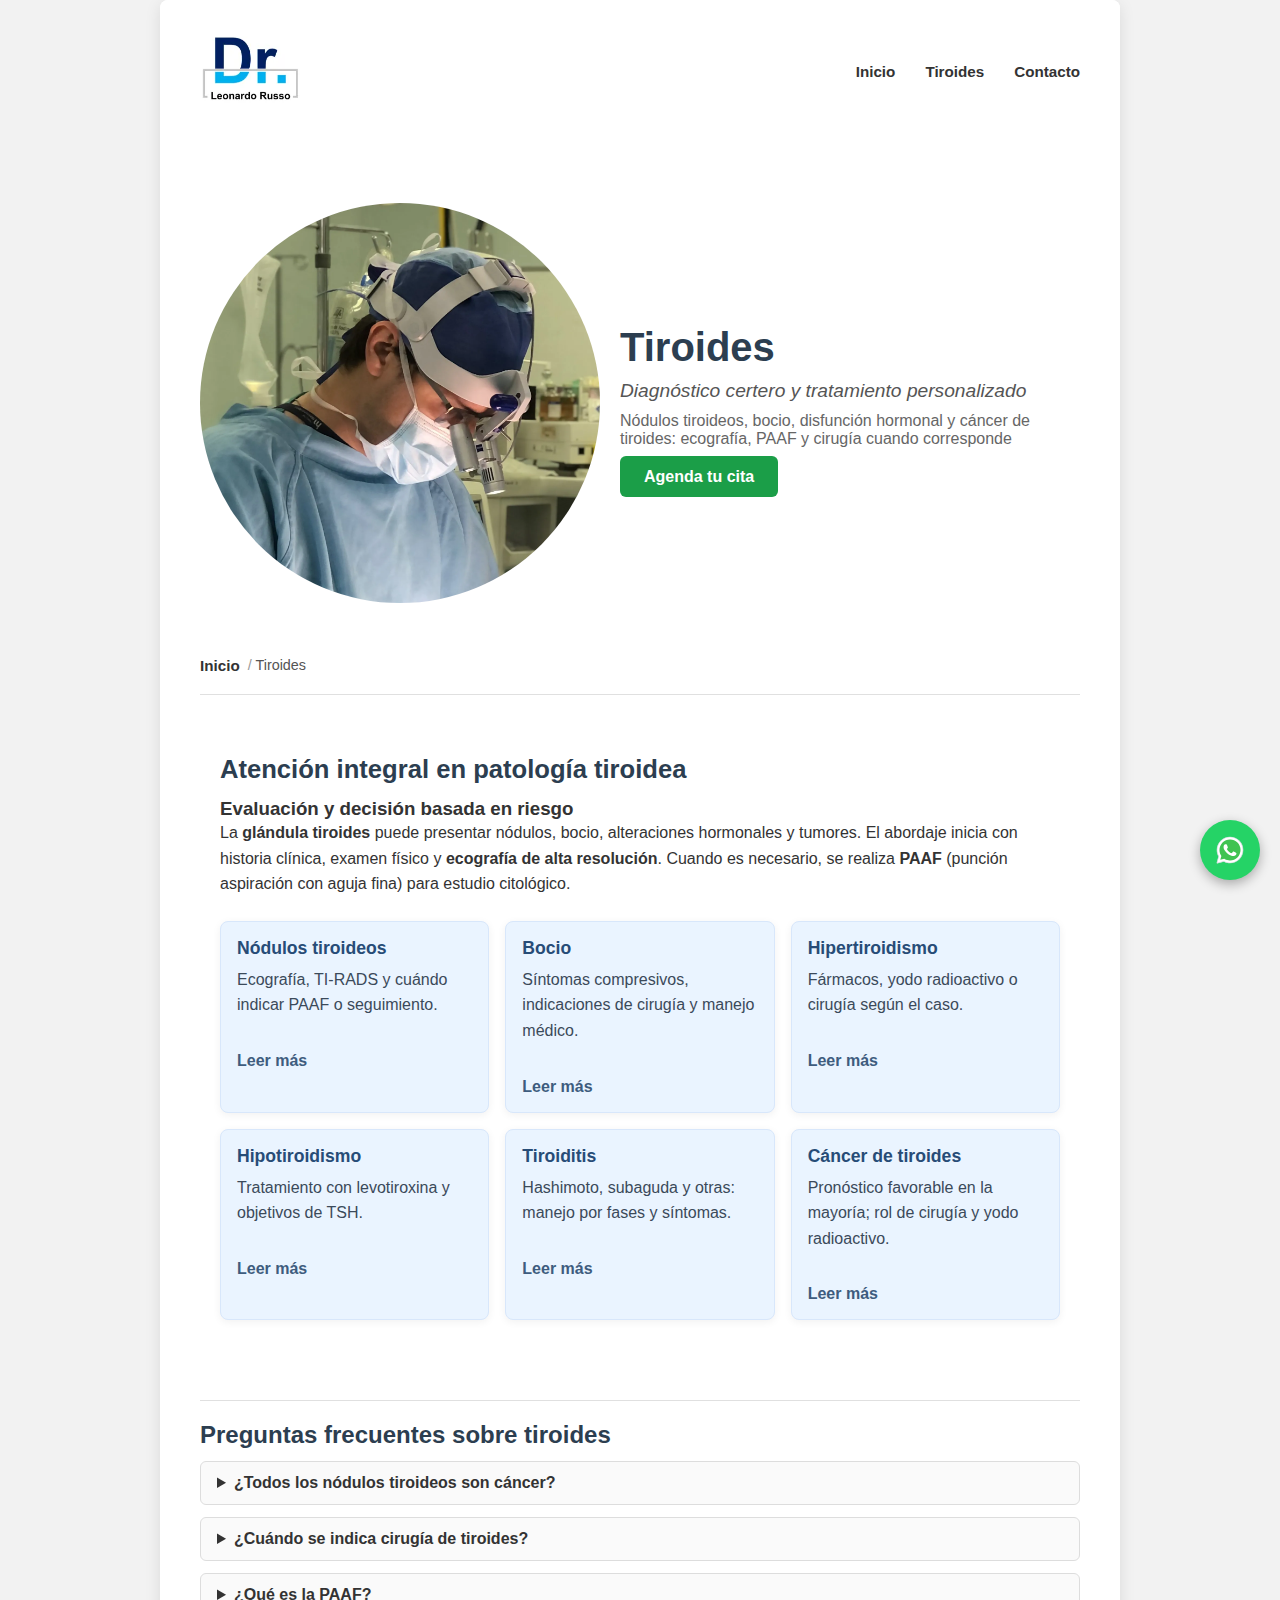
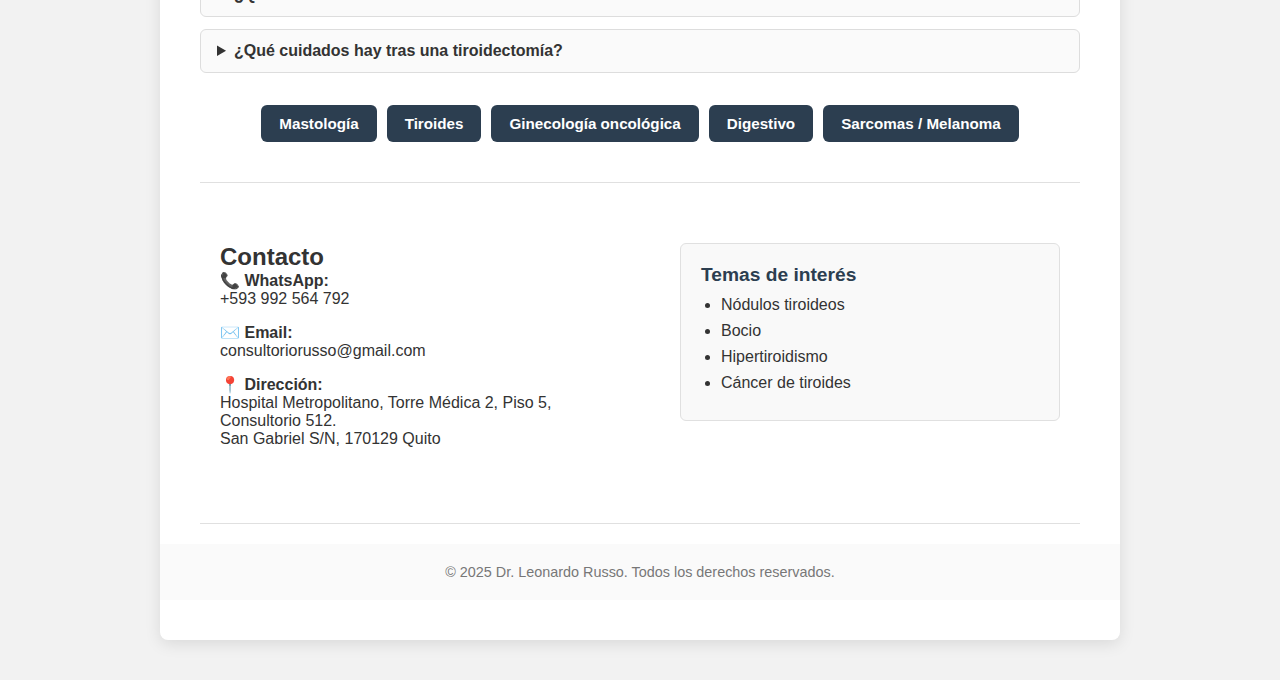
<file: tiroides/index.html>
<!DOCTYPE html>
<html lang="es">
<head>
  <meta charset="UTF-8"/>
  <meta name="viewport" content="width=device-width, initial-scale=1.0"/>
  <title>Tiroides en Quito | Dr. Leonardo Russo</title>
  <meta name="description" content="Evaluación y tratamiento de nódulos tiroideos, bocio, alteraciones hormonales y cáncer de tiroides en Quito. Cirugía oncológica con enfoque integral.">

  <!-- Canonical -->
  <link rel="canonical" href="https://drleonardorusso.ec/tiroides/"/>

  <!-- Open Graph -->
  <meta property="og:type" content="website"/>
  <meta property="og:title" content="Tiroides en Quito | Dr. Leonardo Russo"/>
  <meta property="og:description" content="Nódulos tiroideos, bocio, disfunción hormonal y cáncer de tiroides: diagnóstico, ecografía y cirugía cuando corresponde."/>
  <meta property="og:url" content="https://drleonardorusso.ec/tiroides/"/>
  <meta property="og:image" content="https://drleonardorusso.ec/images/preview.jpg"/>

  <!-- Twitter Card -->
  <meta name="twitter:card" content="summary_large_image"/>
  <meta name="twitter:title" content="Tiroides en Quito | Dr. Leonardo Russo"/>
  <meta name="twitter:description" content="Atención integral en patología tiroidea con enfoque quirúrgico y multidisciplinario."/>
  <meta name="twitter:image" content="https://drleonardorusso.ec/images/preview.jpg"/>

  <!-- CSS -->
  <link rel="stylesheet" href="/tiroides/tiroides.css"/>
</head>
<body>

  <div class="wrapper">
    <!-- NAV -->
    <nav>
      <a href="/" class="logo">
        <img src="/images/logo.webp" alt="Logo Dr. Leonardo Russo"/>
      </a>
      <ul>
        <li><a href="/">Inicio</a></li>
        <li><a href="/tiroides/">Tiroides</a></li>
        <li><a href="/#contacto">Contacto</a></li>
      </ul>
    </nav>

    <!-- Header -->
    <header id="inicio">
      <div class="header-content">
        <div class="profile">
          <img src="/images/profile.webp" alt="Dr. Leonardo Russo" class="profile-img"/>
        </div>
        <div class="intro">
          <h1>Tiroides</h1>
          <p class="subtitle">Diagnóstico certero y tratamiento personalizado</p>
          <p class="tagline">Nódulos tiroideos, bocio, disfunción hormonal y cáncer de tiroides: ecografía, PAAF y cirugía cuando corresponde</p>
          <a href="https://wa.me/593992564792" class="btn whatsapp">Agenda tu cita</a>
        </div>
      </div>
    </header>

    <!-- Breadcrumb -->
    <nav aria-label="breadcrumb" class="breadcrumb">
      <ol>
        <li><a href="/">Inicio</a></li>
        <li>Tiroides</li>
      </ol>
    </nav>

    <hr class="section-divider">

    <!-- Sección principal -->
    <section class="tiroides-section" id="tiroides">
      <div class="col">
        <h2>Atención integral en patología tiroidea</h2>

        <h3>Evaluación y decisión basada en riesgo</h3>
        <p>
          La <strong>glándula tiroides</strong> puede presentar nódulos, bocio, alteraciones hormonales y tumores. El abordaje inicia con
          historia clínica, examen físico y <strong>ecografía de alta resolución</strong>. Cuando es necesario, se realiza <strong>PAAF</strong>
          (punción aspiración con aguja fina) para estudio citológico.
        </p>

        <!-- Tarjetas (azul claro pálido) -->
        <div class="cards">
          <article class="card">
            <h3><a href="/nodulos-tiroideos/">Nódulos tiroideos</a></h3>
            <p>Ecografía, TI-RADS y cuándo indicar PAAF o seguimiento.</p>
            <a class="card-link" href="/nodulos-tiroideos/">Leer más</a>
          </article>

          <article class="card">
            <h3><a href="/bocio/">Bocio</a></h3>
            <p>Síntomas compresivos, indicaciones de cirugía y manejo médico.</p>
            <a class="card-link" href="/bocio/">Leer más</a>
          </article>

          <article class="card">
            <h3><a href="/hipertiroidismo/">Hipertiroidismo</a></h3>
            <p>Fármacos, yodo radioactivo o cirugía según el caso.</p>
            <a class="card-link" href="/hipertiroidismo/">Leer más</a>
          </article>

          <article class="card">
            <h3><a href="/hipotiroidismo/">Hipotiroidismo</a></h3>
            <p>Tratamiento con levotiroxina y objetivos de TSH.</p>
            <a class="card-link" href="/hipotiroidismo/">Leer más</a>
          </article>

          <article class="card">
            <h3><a href="/tiroiditis/">Tiroiditis</a></h3>
            <p>Hashimoto, subaguda y otras: manejo por fases y síntomas.</p>
            <a class="card-link" href="/tiroiditis/">Leer más</a>
          </article>

          <article class="card">
            <h3><a href="/cancer-tiroides/">Cáncer de tiroides</a></h3>
            <p>Pronóstico favorable en la mayoría; rol de cirugía y yodo radioactivo.</p>
            <a class="card-link" href="/cancer-tiroides/">Leer más</a>
          </article>
        </div>
      </div>
    </section>

    <hr class="section-divider">

    <!-- FAQ -->
    <section class="faq">
      <h2>Preguntas frecuentes sobre tiroides</h2>

      <details>
        <summary>¿Todos los nódulos tiroideos son cáncer?</summary>
        <p>No. La mayoría son benignos. La ecografía y la PAAF definen el riesgo y la conducta.</p>
      </details>

      <details>
        <summary>¿Cuándo se indica cirugía de tiroides?</summary>
        <p>Ante sospecha de malignidad, síntomas compresivos, bocio grande, crecimiento progresivo o preferencia del paciente.</p>
      </details>

      <details>
        <summary>¿Qué es la PAAF?</summary>
        <p>Punción con aguja fina guiada por ecografía para análisis citológico. Es ambulatoria y de baja molestia.</p>
      </details>

      <details>
        <summary>¿Qué cuidados hay tras una tiroidectomía?</summary>
        <p>Control de calcio, cuidado de la herida y ajuste de levotiroxina según perfil hormonal.</p>
      </details>
    </section>

    <!-- 🔽 Botones de navegación inmediatamente debajo del FAQ -->
    <section class="topics-nav">
      <a href="/mastologo-en-quito/">Mastología</a>
      <a href="/tiroides/">Tiroides</a>
      <a href="/ginecologia-oncologica/">Ginecología oncológica</a>
      <a href="/digestivo/">Digestivo</a>
      <a href="/sarcomas-melanoma/">Sarcomas / Melanoma</a>
    </section>

    <hr class="section-divider">

    <!-- Contacto -->
    <section id="contacto" class="contact-section">
      <div class="contact-info col">
        <h2>Contacto</h2>
        <ul class="contact-list">
          <li>📞 <strong>WhatsApp:</strong><br><a href="https://wa.me/593992564792">+593 992 564 792</a></li>
          <li>✉️ <strong>Email:</strong><br><a href="mailto:consultoriorusso@gmail.com">consultoriorusso@gmail.com</a></li>
          <li>📍 <strong>Dirección:</strong><br>Hospital Metropolitano, Torre Médica 2, Piso 5, Consultorio 512.<br>San Gabriel S/N, 170129 Quito</li>
        </ul>
      </div>
      <div class="contact-form col">
        <div class="interest-box">
          <h3>Temas de interés</h3>
          <ul>
            <li><a href="/nodulos-tiroideos/">Nódulos tiroideos</a></li>
            <li><a href="/bocio/">Bocio</a></li>
            <li><a href="/hipertiroidismo/">Hipertiroidismo</a></li>
            <li><a href="/cancer-tiroides/">Cáncer de tiroides</a></li>
          </ul>
        </div>
      </div>
    </section>

    <hr class="section-divider">

    <!-- Footer -->
    <footer>
      <p>&copy; 2025 Dr. Leonardo Russo. Todos los derechos reservados.</p>
    </footer>
  </div>

  <!-- WhatsApp flotante -->
  <a href="https://wa.me/593992564792" class="whatsapp-float" target="_blank" aria-label="Chat en WhatsApp">
    <img src="/images/whatsapp.svg" alt="WhatsApp" width="32" height="32"/>
  </a>

  <!-- Datos estructurados -->
  <script type="application/ld+json">
  {
    "@context": "https://schema.org",
    "@graph": [
      {
        "@type": "Physician",
        "name": "Dr. Leonardo Russo",
        "image": "https://drleonardorusso.ec/images/profile.webp",
        "url": "https://drleonardorusso.ec/tiroides/",
        "telephone": "+593992564792",
        "address": {
          "@type": "PostalAddress",
          "streetAddress": "San Gabriel S/N, Torre Médica 2, Piso 5, Consultorio 512",
          "addressLocality": "Quito",
          "postalCode": "170129",
          "addressCountry": "EC"
        },
        "geo": {
          "@type": "GeoCoordinates",
          "latitude": -0.180653,
          "longitude": -78.467834
        },
        "openingHoursSpecification": [
          {
            "@type": "OpeningHoursSpecification",
            "dayOfWeek": ["Monday","Tuesday","Wednesday","Thursday","Friday"],
            "opens": "09:00",
            "closes": "17:00"
          }
        ]
      },
      {
        "@type":"FAQPage",
        "mainEntity":[
          {"@type":"Question","name":"¿Todos los nódulos tiroideos son cáncer?","acceptedAnswer":{"@type":"Answer","text":"No. La mayoría son benignos. La ecografía y la PAAF definen el riesgo y la conducta."}},
          {"@type":"Question","name":"¿Cuándo se indica cirugía de tiroides?","acceptedAnswer":{"@type":"Answer","text":"Ante sospecha de malignidad, síntomas compresivos, bocio grande, crecimiento progresivo o preferencia del paciente."}},
          {"@type":"Question","name":"¿Qué es la PAAF?","acceptedAnswer":{"@type":"Answer","text":"Punción con aguja fina guiada por ecografía para análisis citológico. Es ambulatoria y de baja molestia."}},
          {"@type":"Question","name":"¿Qué cuidados hay tras una tiroidectomía?","acceptedAnswer":{"@type":"Answer","text":"Control de calcio, cuidado de la herida y ajuste de levotiroxina según perfil hormonal."}}
        ]
      },
      {
        "@type": "BreadcrumbList",
        "itemListElement": [
          {"@type":"ListItem","position":1,"name":"Inicio","item":"https://drleonardorusso.ec/"},
          {"@type":"ListItem","position":2,"name":"Tiroides","item":"https://drleonardorusso.ec/tiroides/"}
        ]
      }
    ]
  }
  </script>
</body>
</html>
</file>
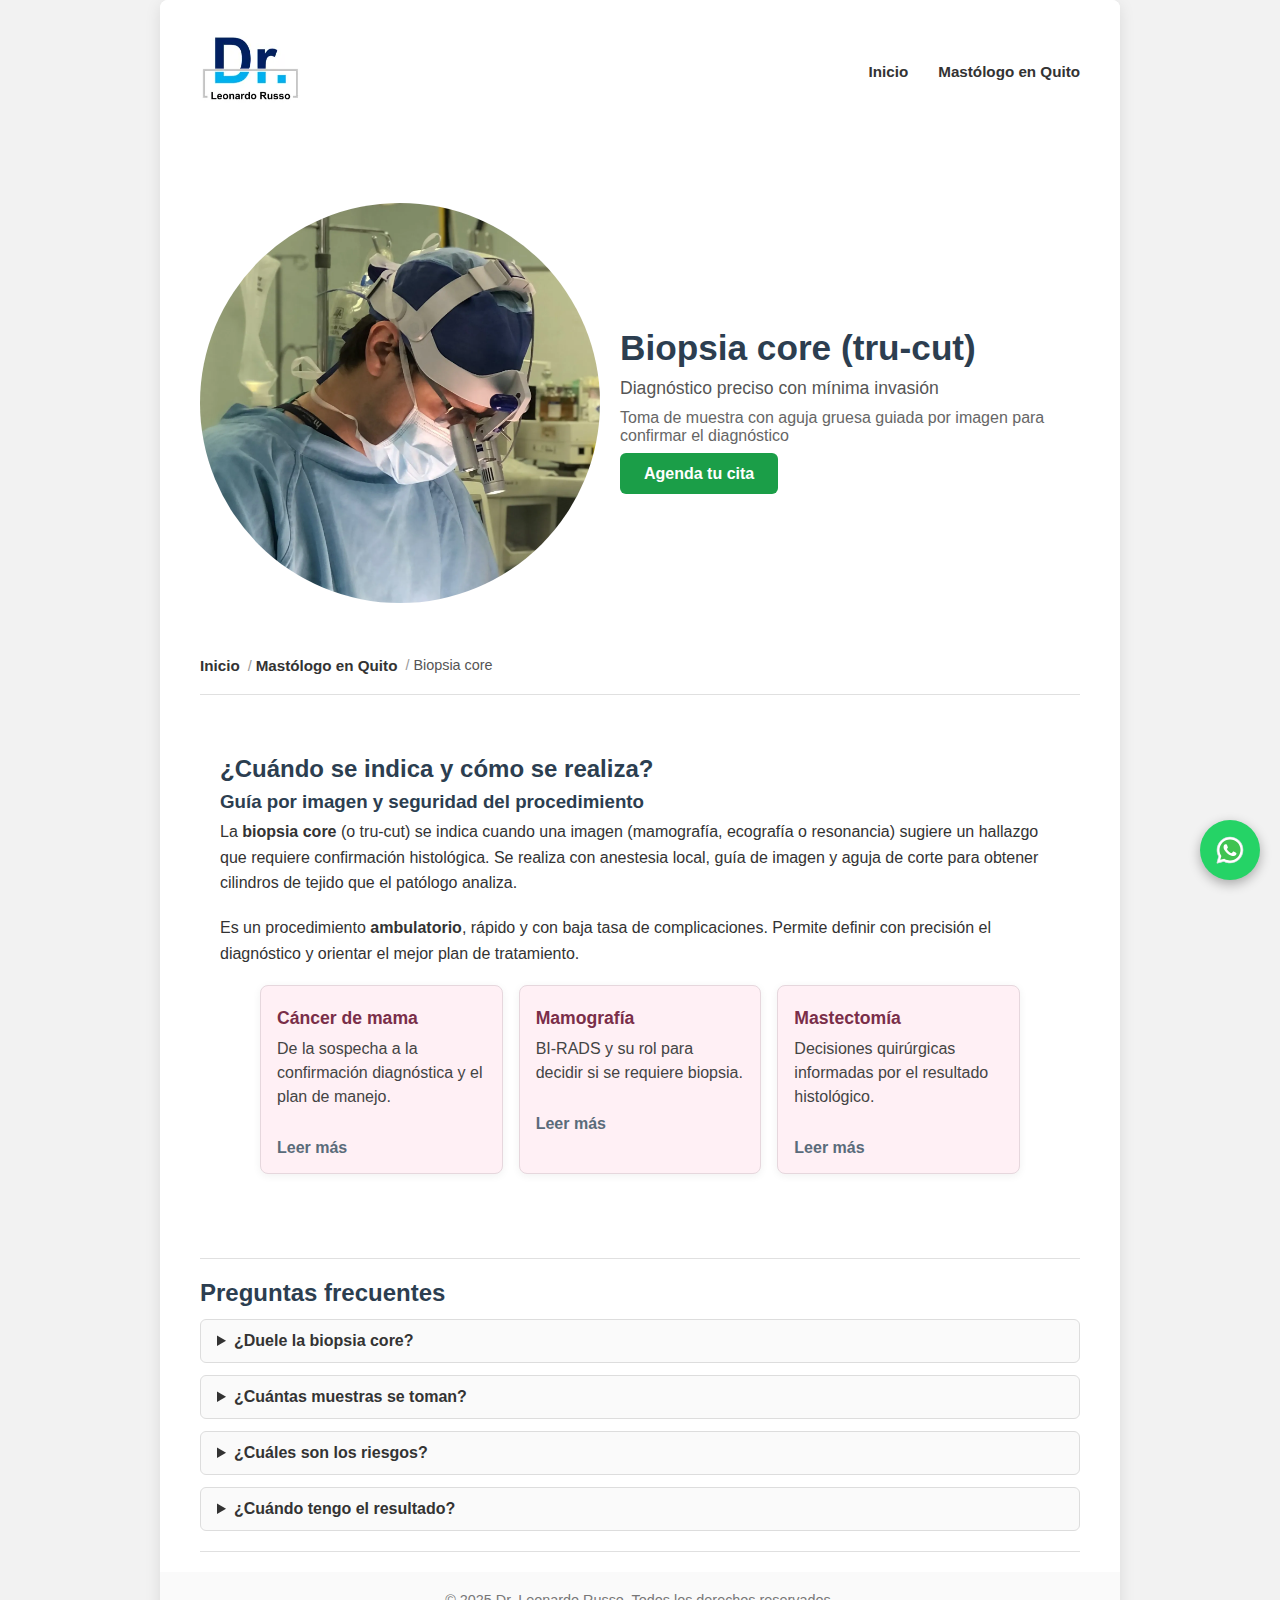
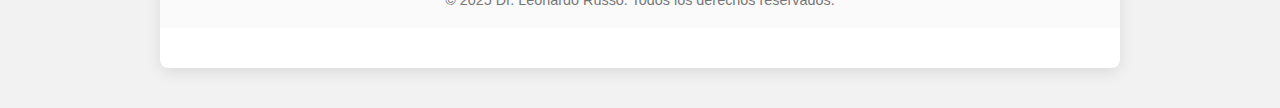
<file: mastologo-en-quito/biopsia-core/index.html>
<!DOCTYPE html>
<html lang="es">
<head>
  <meta charset="UTF-8"/>
  <meta name="viewport" content="width=device-width, initial-scale=1.0"/>
  <title>Biopsia core de mama en Quito | Dr. Leonardo Russo</title>
  <meta name="description" content="Biopsia core (tru-cut) de mama: cuándo se indica, cómo se realiza y cuidados posteriores. Atención con guía de imagen y enfoque multidisciplinario.">
  <link rel="canonical" href="https://drleonardorusso.ec/mastologo-en-quito/biopsia-core/"/>

  <!-- Open Graph -->
  <meta property="og:type" content="website"/>
  <meta property="og:title" content="Biopsia core de mama en Quito | Dr. Leonardo Russo"/>
  <meta property="og:description" content="Indicaciones, procedimiento y recuperación de la biopsia core con guía de imagen."/>
  <meta property="og:url" content="https://drleonardorusso.ec/mastologo-en-quito/biopsia-core/"/>
  <meta property="og:image" content="https://drleonardorusso.ec/images/preview.jpg"/>

  <!-- Twitter -->
  <meta name="twitter:card" content="summary_large_image"/>
  <meta name="twitter:title" content="Biopsia core de mama en Quito | Dr. Leonardo Russo"/>
  <meta name="twitter:description" content="Indicaciones, procedimiento y recuperación de la biopsia core con guía de imagen."/>
  <meta name="twitter:image" content="https://drleonardorusso.ec/images/preview.jpg"/>

  <link rel="stylesheet" href="/mastologo-en-quito/mastologia.css"/>
</head>
<body>
  <div class="wrapper">
    <!-- NAV -->
    <nav>
      <a href="/" class="logo"><img src="/images/logo.webp" alt="Logo Dr. Leonardo Russo"/></a>
      <ul>
        <li><a href="/">Inicio</a></li>
        <li><a href="/mastologo-en-quito/">Mastólogo en Quito</a></li>
      </ul>
    </nav>

    <!-- Header -->
    <header id="inicio">
      <div class="header-content">
        <div class="profile"><img src="/images/profile.webp" alt="Dr. Leonardo Russo" class="profile-img"/></div>
        <div class="intro">
          <h1>Biopsia core (tru-cut)</h1>
          <p class="subtitle">Diagnóstico preciso con mínima invasión</p>
          <p class="tagline">Toma de muestra con aguja gruesa guiada por imagen para confirmar el diagnóstico</p>
          <a href="https://wa.me/593992564792" class="btn whatsapp">Agenda tu cita</a>
        </div>
      </div>
    </header>

    <!-- Breadcrumb -->
    <nav aria-label="breadcrumb" class="breadcrumb">
      <ol>
        <li><a href="/">Inicio</a></li>
        <li><a href="/mastologo-en-quito/">Mastólogo en Quito</a></li>
        <li aria-current="page">Biopsia core</li>
      </ol>
    </nav>

    <hr class="section-divider"/>

    <!-- Sección principal -->
    <section class="topic-section" id="biopsia-core">
      <div class="col">
        <h2>¿Cuándo se indica y cómo se realiza?</h2>
        <h3>Guía por imagen y seguridad del procedimiento</h3>
        <p>
          La <strong>biopsia core</strong> (o tru-cut) se indica cuando una imagen (mamografía, ecografía o resonancia) sugiere
          un hallazgo que requiere confirmación histológica. Se realiza con anestesia local, guía de imagen y aguja de corte
          para obtener cilindros de tejido que el patólogo analiza.
        </p>
        <p>
          Es un procedimiento <strong>ambulatorio</strong>, rápido y con baja tasa de complicaciones. Permite definir con precisión
          el diagnóstico y orientar el mejor plan de tratamiento.
        </p>

        <!-- Tarjetas (3) -->
        <div class="cards">
          <article class="card">
            <h3><a href="/mastologo-en-quito/cancer-de-mama/">Cáncer de mama</a></h3>
            <p>De la sospecha a la confirmación diagnóstica y el plan de manejo.</p>
            <a class="card-link" href="/mastologo-en-quito/cancer-de-mama/">Leer más</a>
          </article>
          <article class="card">
            <h3><a href="/mastologo-en-quito/mamografia/">Mamografía</a></h3>
            <p>BI-RADS y su rol para decidir si se requiere biopsia.</p>
            <a class="card-link" href="/mastologo-en-quito/mamografia/">Leer más</a>
          </article>
          <article class="card">
            <h3><a href="/mastologo-en-quito/mastectomia/">Mastectomía</a></h3>
            <p>Decisiones quirúrgicas informadas por el resultado histológico.</p>
            <a class="card-link" href="/mastologo-en-quito/mastectomia/">Leer más</a>
          </article>
        </div>
      </div>
    </section>

    <hr class="section-divider"/>

    <!-- FAQ -->
    <section class="faq">
      <h2>Preguntas frecuentes</h2>
      <details><summary>¿Duele la biopsia core?</summary><p>Usamos anestesia local. Generalmente se describe como tolerable; puede quedar molestia leve 24–48 horas.</p></details>
      <details><summary>¿Cuántas muestras se toman?</summary><p>Suele tomarse más de un cilindro para asegurar material suficiente y representativo.</p></details>
      <details><summary>¿Cuáles son los riesgos?</summary><p>Hematoma o dolor local leve; las complicaciones significativas son infrecuentes.</p></details>
      <details><summary>¿Cuándo tengo el resultado?</summary><p>El informe patológico suele estar en pocos días; confirmamos tiempos al momento del procedimiento.</p></details>
    </section>

    <hr class="section-divider"/>

    <!-- Footer -->
    <footer>
      <p>&copy; 2025 Dr. Leonardo Russo. Todos los derechos reservados.</p>
    </footer>
  </div>

  <!-- WhatsApp -->
  <a href="https://wa.me/593992564792" class="whatsapp-float" target="_blank" rel="noopener" aria-label="WhatsApp">
    <img src="/images/whatsapp.svg" alt="WhatsApp" width="32" height="32"/>
  </a>

  <!-- JSON-LD -->
  <script type="application/ld+json">
  {
    "@context":"https://schema.org",
    "@graph":[
      {
        "@type":"Physician",
        "name":"Dr. Leonardo Russo",
        "image":"https://drleonardorusso.ec/images/profile.webp",
        "url":"https://drleonardorusso.ec/mastologo-en-quito/biopsia-core/",
        "telephone":"+593992564792",
        "address":{"@type":"PostalAddress","streetAddress":"San Gabriel S/N, Torre Médica 2, Piso 5, Consultorio 512","addressLocality":"Quito","postalCode":"170129","addressCountry":"EC"},
        "geo":{"@type":"GeoCoordinates","latitude":-0.180653,"longitude":-78.467834},
        "openingHoursSpecification":[{"@type":"OpeningHoursSpecification","dayOfWeek":["Monday","Tuesday","Wednesday","Thursday","Friday"],"opens":"09:00","closes":"17:00"}]
      },
      {
        "@type":"FAQPage",
        "mainEntity":[
          {"@type":"Question","name":"¿Duele la biopsia core?","acceptedAnswer":{"@type":"Answer","text":"Usamos anestesia local. Generalmente se describe como tolerable; puede quedar molestia leve 24–48 horas."}},
          {"@type":"Question","name":"¿Cuántas muestras se toman?","acceptedAnswer":{"@type":"Answer","text":"Suele tomarse más de un cilindro para asegurar material suficiente y representativo."}},
          {"@type":"Question","name":"¿Cuáles son los riesgos?","acceptedAnswer":{"@type":"Answer","text":"Hematoma o dolor local leve; las complicaciones significativas son infrecuentes."}},
          {"@type":"Question","name":"¿Cuándo tengo el resultado?","acceptedAnswer":{"@type":"Answer","text":"El informe patológico suele estar en pocos días; confirmamos tiempos al momento del procedimiento."}}
        ]
      },
      {
        "@type":"BreadcrumbList",
        "itemListElement":[
          {"@type":"ListItem","position":1,"name":"Inicio","item":"https://drleonardorusso.ec/"},
          {"@type":"ListItem","position":2,"name":"Mastólogo en Quito","item":"https://drleonardorusso.ec/mastologo-en-quito/"},
          {"@type":"ListItem","position":3,"name":"Biopsia core","item":"https://drleonardorusso.ec/mastologo-en-quito/biopsia-core/"}
        ]
      }
    ]
  }
  </script>
</body>
</html>
</file>
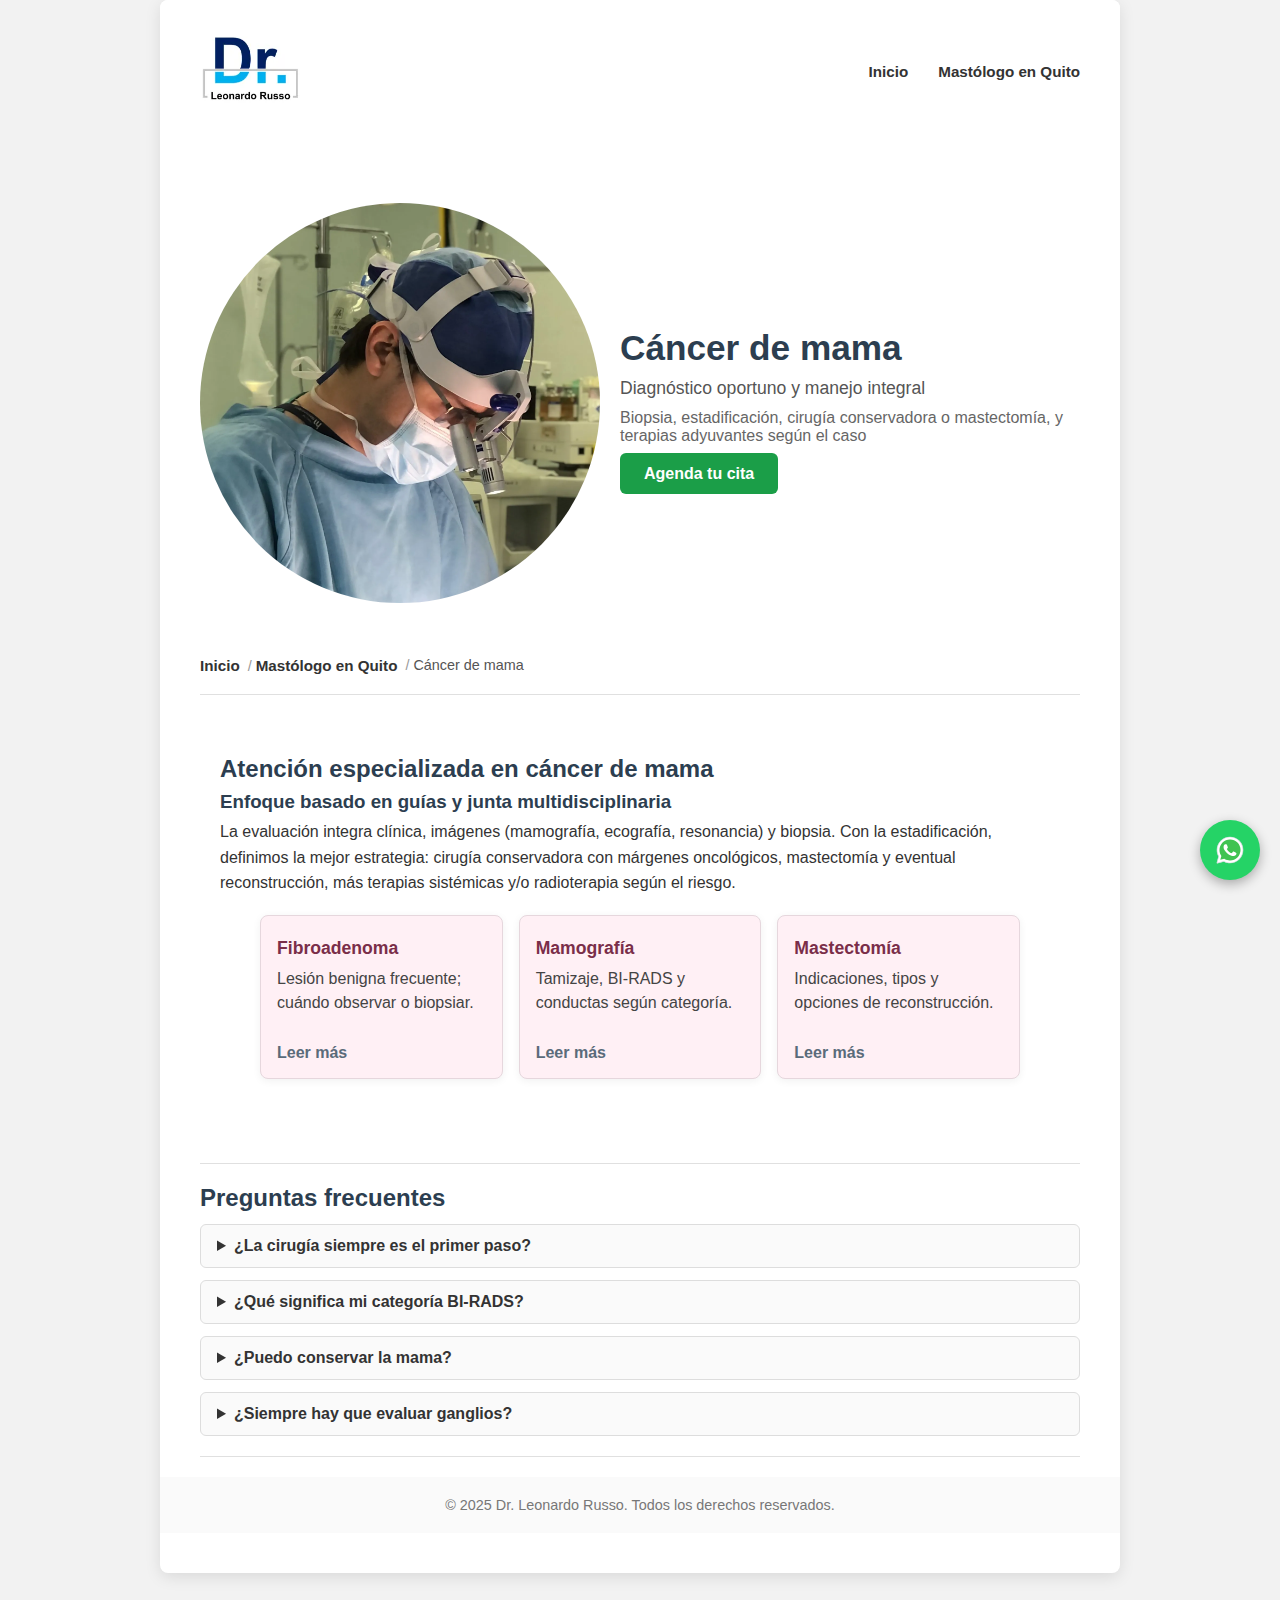
<file: mastologo-en-quito/cancer-de-mama/index.html>
<!DOCTYPE html>
<html lang="es">
<head>
  <meta charset="UTF-8" />
  <meta name="viewport" content="width=device-width, initial-scale=1.0"/>
  <title>Cáncer de mama en Quito | Dr. Leonardo Russo</title>
  <meta name="description" content="Diagnóstico y tratamiento del cáncer de mama en Quito: biopsia, estadificación, cirugía conservadora o mastectomía, y manejo multidisciplinario.">
  <link rel="canonical" href="https://drleonardorusso.ec/mastologo-en-quito/cancer-de-mama/">

  <!-- Open Graph -->
  <meta property="og:type" content="website">
  <meta property="og:title" content="Cáncer de mama en Quito | Dr. Leonardo Russo">
  <meta property="og:description" content="Atención integral en cáncer de mama: diagnóstico, cirugía y terapias según el riesgo oncológico.">
  <meta property="og:url" content="https://drleonardorusso.ec/mastologo-en-quito/cancer-de-mama/">
  <meta property="og:image" content="https://drleonardorusso.ec/images/preview.jpg">

  <!-- Twitter -->
  <meta name="twitter:card" content="summary_large_image">
  <meta name="twitter:title" content="Cáncer de mama en Quito | Dr. Leonardo Russo">
  <meta name="twitter:description" content="Manejo multidisciplinario con enfoque personalizado.">
  <meta name="twitter:image" content="https://drleonardorusso.ec/images/preview.jpg">

  <link rel="stylesheet" href="/mastologo-en-quito/mastologia.css">
</head>
<body>
  <div class="wrapper">
    <nav>
      <a href="/" class="logo"><img src="/images/logo.webp" alt="Logo Dr. Leonardo Russo"></a>
      <ul>
        <li><a href="/">Inicio</a></li>
        <li><a href="/mastologo-en-quito/">Mastólogo en Quito</a></li>
      </ul>
    </nav>

    <header id="inicio">
      <div class="header-content">
        <div class="profile"><img src="/images/profile.webp" alt="Dr. Leonardo Russo" class="profile-img"></div>
        <div class="intro">
          <h1>Cáncer de mama</h1>
          <p class="subtitle">Diagnóstico oportuno y manejo integral</p>
          <p class="tagline">Biopsia, estadificación, cirugía conservadora o mastectomía, y terapias adyuvantes según el caso</p>
          <a href="https://wa.me/593992564792" class="btn whatsapp">Agenda tu cita</a>
        </div>
      </div>
    </header>

    <nav aria-label="breadcrumb" class="breadcrumb">
      <ol>
        <li><a href="/">Inicio</a></li>
        <li><a href="/mastologo-en-quito/">Mastólogo en Quito</a></li>
        <li>Cáncer de mama</li>
      </ol>
    </nav>

    <hr class="section-divider">

    <section class="topic-section" id="cancer-de-mama">
      <div class="col">
        <h2>Atención especializada en cáncer de mama</h2>
        <h3>Enfoque basado en guías y junta multidisciplinaria</h3>
        <p>La evaluación integra clínica, imágenes (mamografía, ecografía, resonancia) y biopsia. Con la estadificación, definimos la mejor estrategia: cirugía conservadora con márgenes oncológicos, mastectomía y eventual reconstrucción, más terapias sistémicas y/o radioterapia según el riesgo.</p>

        <div class="cards">
          <article class="card">
            <h3><a href="/mastologo-en-quito/fibroadenoma/">Fibroadenoma</a></h3>
            <p>Lesión benigna frecuente; cuándo observar o biopsiar.</p>
            <a class="card-link" href="/mastologo-en-quito/fibroadenoma/">Leer más</a>
          </article>
          <article class="card">
            <h3><a href="/mastologo-en-quito/mamografia/">Mamografía</a></h3>
            <p>Tamizaje, BI-RADS y conductas según categoría.</p>
            <a class="card-link" href="/mastologo-en-quito/mamografia/">Leer más</a>
          </article>
          <article class="card">
            <h3><a href="/mastologo-en-quito/mastectomia/">Mastectomía</a></h3>
            <p>Indicaciones, tipos y opciones de reconstrucción.</p>
            <a class="card-link" href="/mastologo-en-quito/mastectomia/">Leer más</a>
          </article>
        </div>
      </div>
    </section>

    <hr class="section-divider">

    <section class="faq">
      <h2>Preguntas frecuentes</h2>
      <details><summary>¿La cirugía siempre es el primer paso?</summary><p>No necesariamente. En algunos casos se indica tratamiento sistémico (neoadyuvancia) antes de operar para optimizar resultados.</p></details>
      <details><summary>¿Qué significa mi categoría BI-RADS?</summary><p>Es una escala que orienta el riesgo y la conducta (seguimiento, nuevos estudios o biopsia).</p></details>
      <details><summary>¿Puedo conservar la mama?</summary><p>Si las condiciones lo permiten, la cirugía conservadora es una alternativa segura con radioterapia posterior.</p></details>
      <details><summary>¿Siempre hay que evaluar ganglios?</summary><p>Se valora el ganglio centinela para evitar morbilidad innecesaria cuando es pertinente.</p></details>
    </section>

    <hr class="section-divider">

    <footer>
      <p>&copy; 2025 Dr. Leonardo Russo. Todos los derechos reservados.</p>
    </footer>
  </div>

  <a href="https://wa.me/593992564792" class="whatsapp-float" target="_blank" aria-label="WhatsApp">
    <img src="/images/whatsapp.svg" alt="WhatsApp" width="32" height="32">
  </a>

  <!-- Datos estructurados -->
  <script type="application/ld+json">
  {
    "@context":"https://schema.org",
    "@graph":[
      {
        "@type":"Physician",
        "name":"Dr. Leonardo Russo",
        "image":"https://drleonardorusso.ec/images/profile.webp",
        "url":"https://drleonardorusso.ec/mastologo-en-quito/cancer-de-mama/",
        "telephone":"+593992564792",
        "address":{"@type":"PostalAddress","streetAddress":"San Gabriel S/N, Torre Médica 2, Piso 5, Consultorio 512","addressLocality":"Quito","postalCode":"170129","addressCountry":"EC"},
        "geo":{"@type":"GeoCoordinates","latitude":-0.180653,"longitude":-78.467834},
        "openingHoursSpecification":[{"@type":"OpeningHoursSpecification","dayOfWeek":["Monday","Tuesday","Wednesday","Thursday","Friday"],"opens":"09:00","closes":"17:00"}]
      },
      {
        "@type":"FAQPage",
        "mainEntity":[
          {"@type":"Question","name":"¿La cirugía siempre es el primer paso?","acceptedAnswer":{"@type":"Answer","text":"No necesariamente. En algunos casos se indica tratamiento sistémico (neoadyuvancia) antes de operar para optimizar resultados."}},
          {"@type":"Question","name":"¿Qué significa mi categoría BI-RADS?","acceptedAnswer":{"@type":"Answer","text":"Es una escala que orienta el riesgo y la conducta (seguimiento, nuevos estudios o biopsia)."}},
          {"@type":"Question","name":"¿Puedo conservar la mama?","acceptedAnswer":{"@type":"Answer","text":"Si las condiciones lo permiten, la cirugía conservadora es una alternativa segura con radioterapia posterior."}},
          {"@type":"Question","name":"¿Siempre hay que evaluar ganglios?","acceptedAnswer":{"@type":"Answer","text":"Se valora el ganglio centinela para evitar morbilidad innecesaria cuando es pertinente."}}
        ]
      },
      {
        "@type":"BreadcrumbList",
        "itemListElement":[
          {"@type":"ListItem","position":1,"name":"Inicio","item":"https://drleonardorusso.ec/"},
          {"@type":"ListItem","position":2,"name":"Mastólogo en Quito","item":"https://drleonardorusso.ec/mastologo-en-quito/"},
          {"@type":"ListItem","position":3,"name":"Cáncer de mama","item":"https://drleonardorusso.ec/mastologo-en-quito/cancer-de-mama/"}
        ]
      }
    ]
  }
  </script>
</body>
</html>
</file>
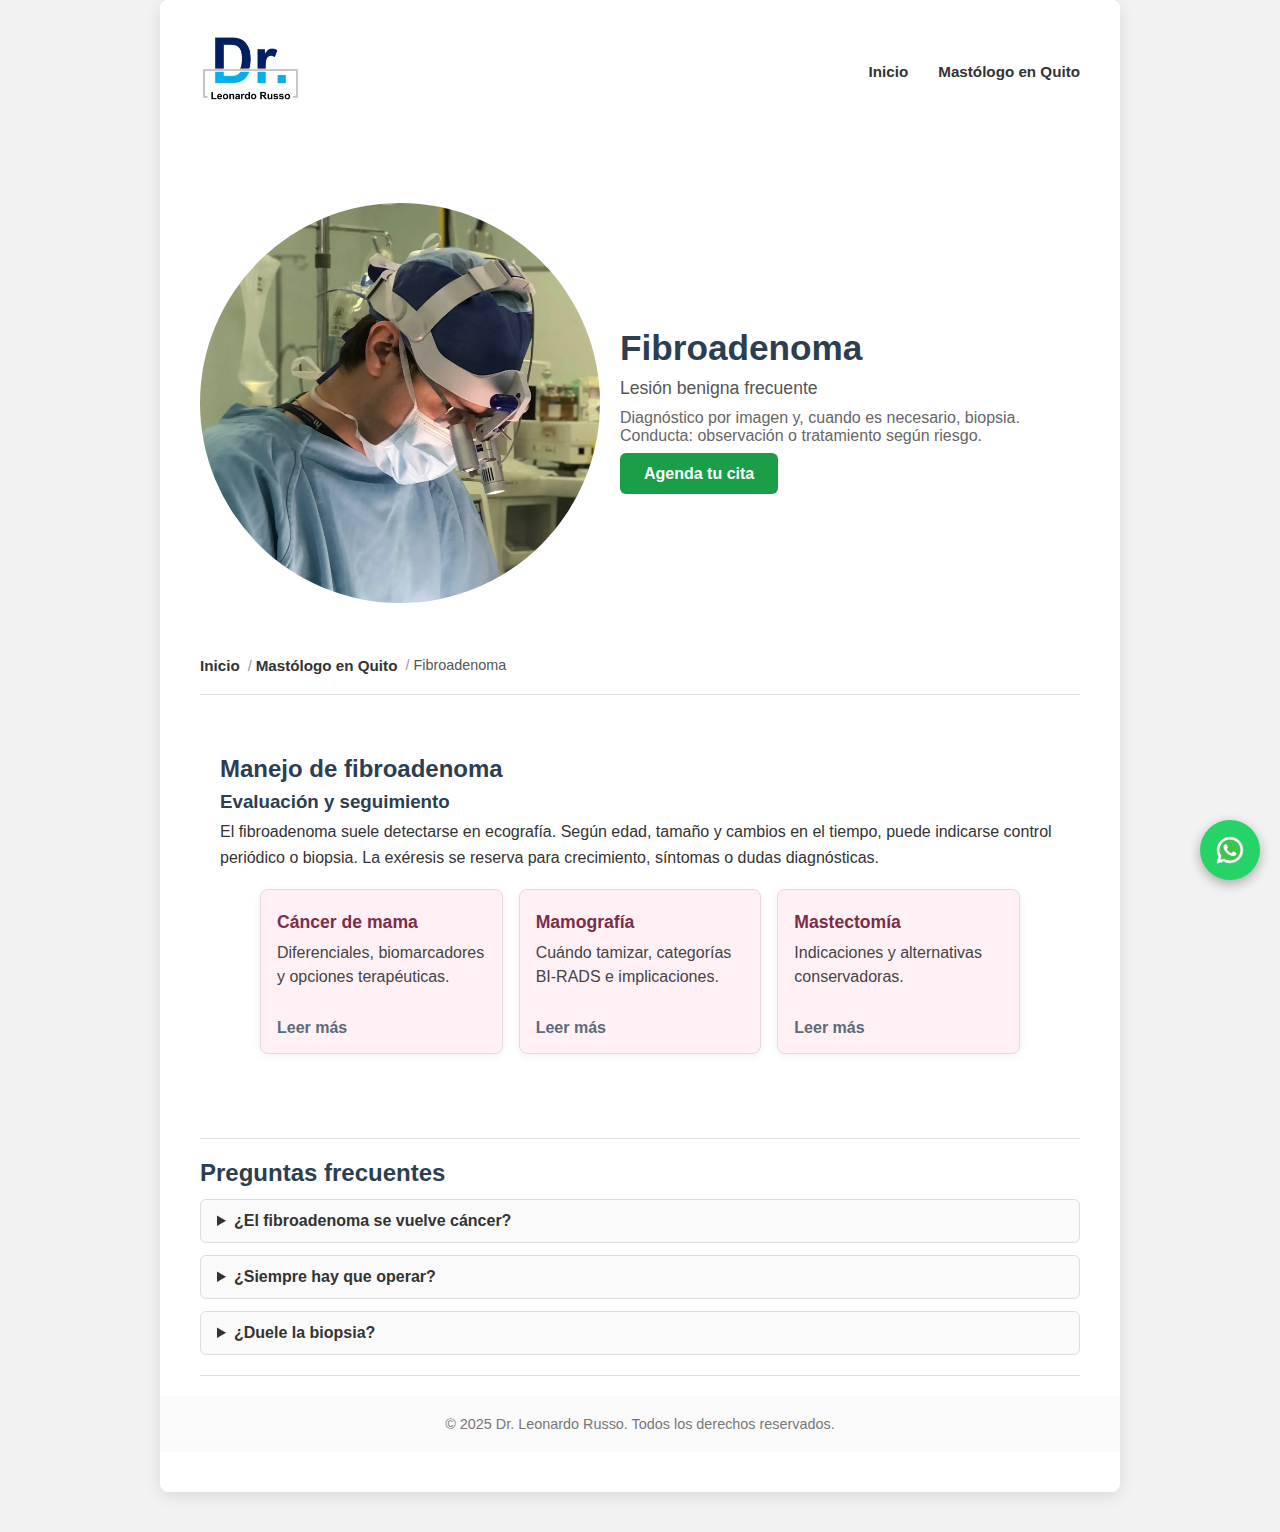
<file: mastologo-en-quito/fibroadenoma/index.html>
<!DOCTYPE html>
<html lang="es">
<head>
  <meta charset="UTF-8" />
  <meta name="viewport" content="width=device-width, initial-scale=1.0"/>
  <title>Fibroadenoma | Mastología en Quito | Dr. Leonardo Russo</title>
  <meta name="description" content="Guía práctica sobre fibroadenoma: diagnóstico por imagen y biopsia, seguimiento o tratamiento según tamaño y síntomas.">
  <link rel="canonical" href="https://drleonardorusso.ec/mastologo-en-quito/fibroadenoma/">

  <meta property="og:type" content="website">
  <meta property="og:title" content="Fibroadenoma | Mastología en Quito | Dr. Leonardo Russo">
  <meta property="og:description" content="Diagnóstico y manejo del fibroadenoma: cuándo observar y cuándo intervenir.">
  <meta property="og:url" content="https://drleonardorusso.ec/mastologo-en-quito/fibroadenoma/">
  <meta property="og:image" content="https://drleonardorusso.ec/images/preview.jpg">

  <meta name="twitter:card" content="summary_large_image">
  <meta name="twitter:title" content="Fibroadenoma | Mastología en Quito | Dr. Leonardo Russo">
  <meta name="twitter:description" content="Enfoque personalizado para el manejo del fibroadenoma.">
  <meta name="twitter:image" content="https://drleonardorusso.ec/images/preview.jpg">

  <link rel="stylesheet" href="/mastologo-en-quito/mastologia.css">
</head>
<body>
  <div class="wrapper">
    <nav>
      <a href="/" class="logo"><img src="/images/logo.webp" alt="Logo Dr. Leonardo Russo"></a>
      <ul>
        <li><a href="/">Inicio</a></li>
        <li><a href="/mastologo-en-quito/">Mastólogo en Quito</a></li>
      </ul>
    </nav>

    <header id="inicio">
      <div class="header-content">
        <div class="profile"><img src="/images/profile.webp" alt="Dr. Leonardo Russo" class="profile-img"></div>
        <div class="intro">
          <h1>Fibroadenoma</h1>
          <p class="subtitle">Lesión benigna frecuente</p>
          <p class="tagline">Diagnóstico por imagen y, cuando es necesario, biopsia. Conducta: observación o tratamiento según riesgo.</p>
          <a href="https://wa.me/593992564792" class="btn whatsapp">Agenda tu cita</a>
        </div>
      </div>
    </header>

    <nav aria-label="breadcrumb" class="breadcrumb">
      <ol>
        <li><a href="/">Inicio</a></li>
        <li><a href="/mastologo-en-quito/">Mastólogo en Quito</a></li>
        <li>Fibroadenoma</li>
      </ol>
    </nav>

    <hr class="section-divider">

    <section class="topic-section" id="fibroadenoma">
      <div class="col">
        <h2>Manejo de fibroadenoma</h2>
        <h3>Evaluación y seguimiento</h3>
        <p>El fibroadenoma suele detectarse en ecografía. Según edad, tamaño y cambios en el tiempo, puede indicarse control periódico o biopsia. La exéresis se reserva para crecimiento, síntomas o dudas diagnósticas.</p>

        <div class="cards">
          <article class="card">
            <h3><a href="/mastologo-en-quito/cancer-de-mama/">Cáncer de mama</a></h3>
            <p>Diferenciales, biomarcadores y opciones terapéuticas.</p>
            <a class="card-link" href="/mastologo-en-quito/cancer-de-mama/">Leer más</a>
          </article>
          <article class="card">
            <h3><a href="/mastologo-en-quito/mamografia/">Mamografía</a></h3>
            <p>Cuándo tamizar, categorías BI-RADS e implicaciones.</p>
            <a class="card-link" href="/mastologo-en-quito/mamografia/">Leer más</a>
          </article>
          <article class="card">
            <h3><a href="/mastologo-en-quito/mastectomia/">Mastectomía</a></h3>
            <p>Indicaciones y alternativas conservadoras.</p>
            <a class="card-link" href="/mastologo-en-quito/mastectomia/">Leer más</a>
          </article>
        </div>
      </div>
    </section>

    <hr class="section-divider">

    <section class="faq">
      <h2>Preguntas frecuentes</h2>
      <details><summary>¿El fibroadenoma se vuelve cáncer?</summary><p>El riesgo es muy bajo. Se individualiza la conducta según edad, tamaño y cambios.</p></details>
      <details><summary>¿Siempre hay que operar?</summary><p>No. En la mayoría se observa; se opera por crecimiento, síntomas o incertidumbre diagnóstica.</p></details>
      <details><summary>¿Duele la biopsia?</summary><p>La PAAF o core-biopsia se realiza con anestesia local y suele ser bien tolerada.</p></details>
    </section>

    <hr class="section-divider">

    <footer>
      <p>&copy; 2025 Dr. Leonardo Russo. Todos los derechos reservados.</p>
    </footer>
  </div>

  <a href="https://wa.me/593992564792" class="whatsapp-float" target="_blank" aria-label="WhatsApp">
    <img src="/images/whatsapp.svg" alt="WhatsApp" width="32" height="32">
  </a>

  <!-- Datos estructurados -->
  <script type="application/ld+json">
  {
    "@context":"https://schema.org",
    "@graph":[
      {
        "@type":"Physician",
        "name":"Dr. Leonardo Russo",
        "image":"https://drleonardorusso.ec/images/profile.webp",
        "url":"https://drleonardorusso.ec/mastologo-en-quito/fibroadenoma/",
        "telephone":"+593992564792",
        "address":{"@type":"PostalAddress","streetAddress":"San Gabriel S/N, Torre Médica 2, Piso 5, Consultorio 512","addressLocality":"Quito","postalCode":"170129","addressCountry":"EC"},
        "geo":{"@type":"GeoCoordinates","latitude":-0.180653,"longitude":-78.467834},
        "openingHoursSpecification":[{"@type":"OpeningHoursSpecification","dayOfWeek":["Monday","Tuesday","Wednesday","Thursday","Friday"],"opens":"09:00","closes":"17:00"}]
      },
      {
        "@type":"FAQPage",
        "mainEntity":[
          {"@type":"Question","name":"¿El fibroadenoma se vuelve cáncer?","acceptedAnswer":{"@type":"Answer","text":"El riesgo es muy bajo. Se individualiza la conducta según edad, tamaño y cambios."}},
          {"@type":"Question","name":"¿Siempre hay que operar?","acceptedAnswer":{"@type":"Answer","text":"No. En la mayoría se observa; se opera por crecimiento, síntomas o incertidumbre diagnóstica."}},
          {"@type":"Question","name":"¿Duele la biopsia?","acceptedAnswer":{"@type":"Answer","text":"La PAAF o core-biopsia se realiza con anestesia local y suele ser bien tolerada."}}
        ]
      },
      {
        "@type":"BreadcrumbList",
        "itemListElement":[
          {"@type":"ListItem","position":1,"name":"Inicio","item":"https://drleonardorusso.ec/"},
          {"@type":"ListItem","position":2,"name":"Mastólogo en Quito","item":"https://drleonardorusso.ec/mastologo-en-quito/"},
          {"@type":"ListItem","position":3,"name":"Fibroadenoma","item":"https://drleonardorusso.ec/mastologo-en-quito/fibroadenoma/"}
        ]
      }
    ]
  }
  </script>
</body>
</html>
</file>
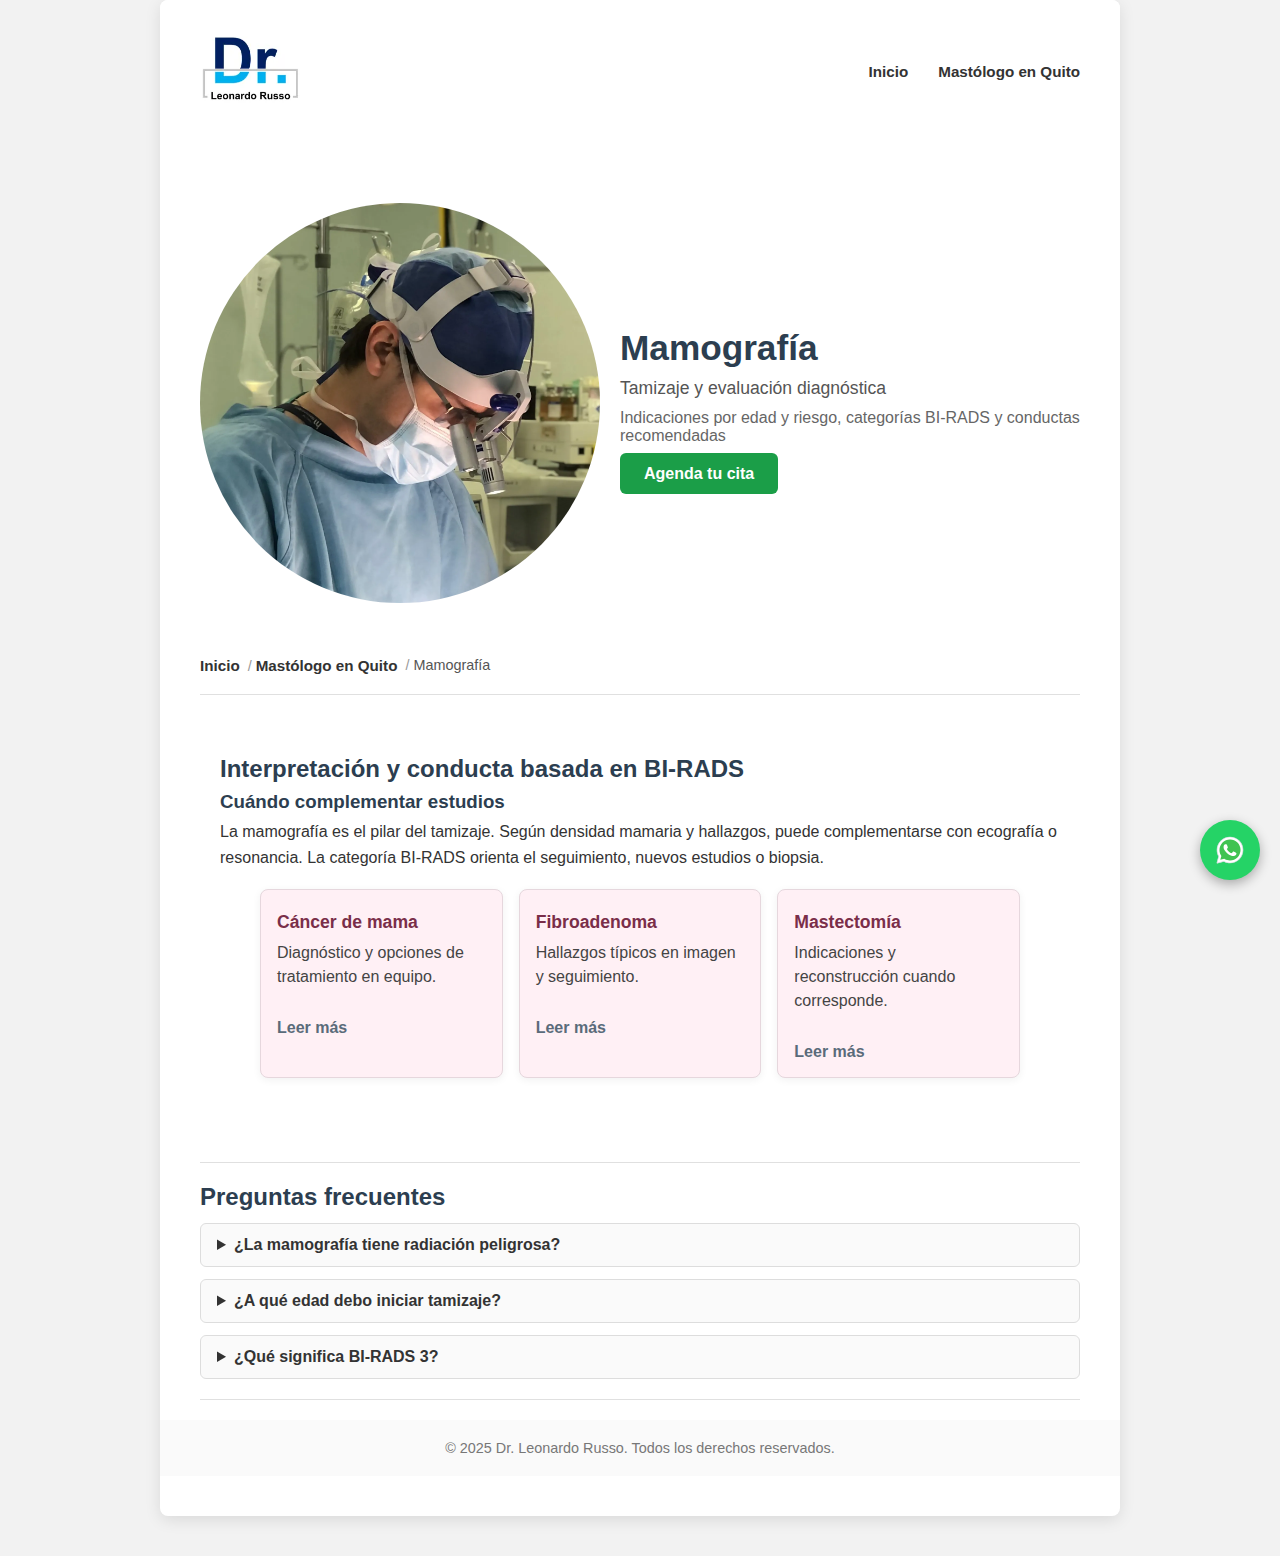
<file: mastologo-en-quito/mamografia/index.html>
<!DOCTYPE html>
<html lang="es">
<head>
  <meta charset="UTF-8" />
  <meta name="viewport" content="width=device-width, initial-scale=1.0"/>
  <title>Mamografía | Mastología en Quito | Dr. Leonardo Russo</title>
  <meta name="description" content="Mamografía: tamizaje, categorías BI-RADS, cuándo complementar con ecografía o resonancia, y conductas según el riesgo.">
  <link rel="canonical" href="https://drleonardorusso.ec/mastologo-en-quito/mamografia/">

  <meta property="og:type" content="website">
  <meta property="og:title" content="Mamografía | Mastología en Quito | Dr. Leonardo Russo">
  <meta property="og:description" content="Tamizaje y BI-RADS: guía para la toma de decisiones en mastología.">
  <meta property="og:url" content="https://drleonardorusso.ec/mastologo-en-quito/mamografia/">
  <meta property="og:image" content="https://drleonardorusso.ec/images/preview.jpg">

  <meta name="twitter:card" content="summary_large_image">
  <meta name="twitter:title" content="Mamografía | Mastología en Quito | Dr. Leonardo Russo">
  <meta name="twitter:description" content="Cuándo tamizar y cómo interpretar BI-RADS para un plan seguro.">
  <meta name="twitter:image" content="https://drleonardorusso.ec/images/preview.jpg">

  <link rel="stylesheet" href="/mastologo-en-quito/mastologia.css">
</head>
<body>
  <div class="wrapper">
    <nav>
      <a href="/" class="logo"><img src="/images/logo.webp" alt="Logo Dr. Leonardo Russo"></a>
      <ul>
        <li><a href="/">Inicio</a></li>
        <li><a href="/mastologo-en-quito/">Mastólogo en Quito</a></li>
      </ul>
    </nav>

    <header id="inicio">
      <div class="header-content">
        <div class="profile"><img src="/images/profile.webp" alt="Dr. Leonardo Russo" class="profile-img"></div>
        <div class="intro">
          <h1>Mamografía</h1>
          <p class="subtitle">Tamizaje y evaluación diagnóstica</p>
          <p class="tagline">Indicaciones por edad y riesgo, categorías BI-RADS y conductas recomendadas</p>
          <a href="https://wa.me/593992564792" class="btn whatsapp">Agenda tu cita</a>
        </div>
      </div>
    </header>

    <nav aria-label="breadcrumb" class="breadcrumb">
      <ol>
        <li><a href="/">Inicio</a></li>
        <li><a href="/mastologo-en-quito/">Mastólogo en Quito</a></li>
        <li>Mamografía</li>
      </ol>
    </nav>

    <hr class="section-divider">

    <section class="topic-section" id="mamografia">
      <div class="col">
        <h2>Interpretación y conducta basada en BI-RADS</h2>
        <h3>Cuándo complementar estudios</h3>
        <p>La mamografía es el pilar del tamizaje. Según densidad mamaria y hallazgos, puede complementarse con ecografía o resonancia. La categoría BI-RADS orienta el seguimiento, nuevos estudios o biopsia.</p>

        <div class="cards">
          <article class="card">
            <h3><a href="/mastologo-en-quito/cancer-de-mama/">Cáncer de mama</a></h3>
            <p>Diagnóstico y opciones de tratamiento en equipo.</p>
            <a class="card-link" href="/mastologo-en-quito/cancer-de-mama/">Leer más</a>
          </article>
          <article class="card">
            <h3><a href="/mastologo-en-quito/fibroadenoma/">Fibroadenoma</a></h3>
            <p>Hallazgos típicos en imagen y seguimiento.</p>
            <a class="card-link" href="/mastologo-en-quito/fibroadenoma/">Leer más</a>
          </article>
          <article class="card">
            <h3><a href="/mastologo-en-quito/mastectomia/">Mastectomía</a></h3>
            <p>Indicaciones y reconstrucción cuando corresponde.</p>
            <a class="card-link" href="/mastologo-en-quito/mastectomia/">Leer más</a>
          </article>
        </div>
      </div>
    </section>

    <hr class="section-divider">

    <section class="faq">
      <h2>Preguntas frecuentes</h2>
      <details><summary>¿La mamografía tiene radiación peligrosa?</summary><p>Usa dosis bajas y se ajusta al principio ALARA; los beneficios del tamizaje superan los riesgos en la mayoría de mujeres.</p></details>
      <details><summary>¿A qué edad debo iniciar tamizaje?</summary><p>Se personaliza según edad y riesgo. Frecuentemente se inicia alrededor de los 40 años con periodicidad regular.</p></details>
      <details><summary>¿Qué significa BI-RADS 3?</summary><p>Hallazgo probablemente benigno; usualmente sugiere control a corto plazo para confirmar estabilidad.</p></details>
    </section>

    <hr class="section-divider">

    <footer>
      <p>&copy; 2025 Dr. Leonardo Russo. Todos los derechos reservados.</p>
    </footer>
  </div>

  <a href="https://wa.me/593992564792" class="whatsapp-float" target="_blank" aria-label="WhatsApp">
    <img src="/images/whatsapp.svg" alt="WhatsApp" width="32" height="32">
  </a>

  <!-- Datos estructurados -->
  <script type="application/ld+json">
  {
    "@context":"https://schema.org",
    "@graph":[
      {
        "@type":"Physician",
        "name":"Dr. Leonardo Russo",
        "image":"https://drleonardorusso.ec/images/profile.webp",
        "url":"https://drleonardorusso.ec/mastologo-en-quito/mamografia/",
        "telephone":"+593992564792",
        "address":{"@type":"PostalAddress","streetAddress":"San Gabriel S/N, Torre Médica 2, Piso 5, Consultorio 512","addressLocality":"Quito","postalCode":"170129","addressCountry":"EC"},
        "geo":{"@type":"GeoCoordinates","latitude":-0.180653,"longitude":-78.467834},
        "openingHoursSpecification":[{"@type":"OpeningHoursSpecification","dayOfWeek":["Monday","Tuesday","Wednesday","Thursday","Friday"],"opens":"09:00","closes":"17:00"}]
      },
      {
        "@type":"FAQPage",
        "mainEntity":[
          {"@type":"Question","name":"¿La mamografía tiene radiación peligrosa?","acceptedAnswer":{"@type":"Answer","text":"Usa dosis bajas y se ajusta al principio ALARA; los beneficios del tamizaje superan los riesgos en la mayoría de mujeres."}},
          {"@type":"Question","name":"¿A qué edad debo iniciar tamizaje?","acceptedAnswer":{"@type":"Answer","text":"Se personaliza según edad y riesgo. Frecuentemente se inicia alrededor de los 40 años con periodicidad regular."}},
          {"@type":"Question","name":"¿Qué significa BI-RADS 3?","acceptedAnswer":{"@type":"Answer","text":"Hallazgo probablemente benigno; usualmente sugiere control a corto plazo para confirmar estabilidad."}}
        ]
      },
      {
        "@type":"BreadcrumbList",
        "itemListElement":[
          {"@type":"ListItem","position":1,"name":"Inicio","item":"https://drleonardorusso.ec/"},
          {"@type":"ListItem","position":2,"name":"Mastólogo en Quito","item":"https://drleonardorusso.ec/mastologo-en-quito/"},
          {"@type":"ListItem","position":3,"name":"Mamografía","item":"https://drleonardorusso.ec/mastologo-en-quito/mamografia/"}
        ]
      }
    ]
  }
  </script>
</body>
</html>
</file>
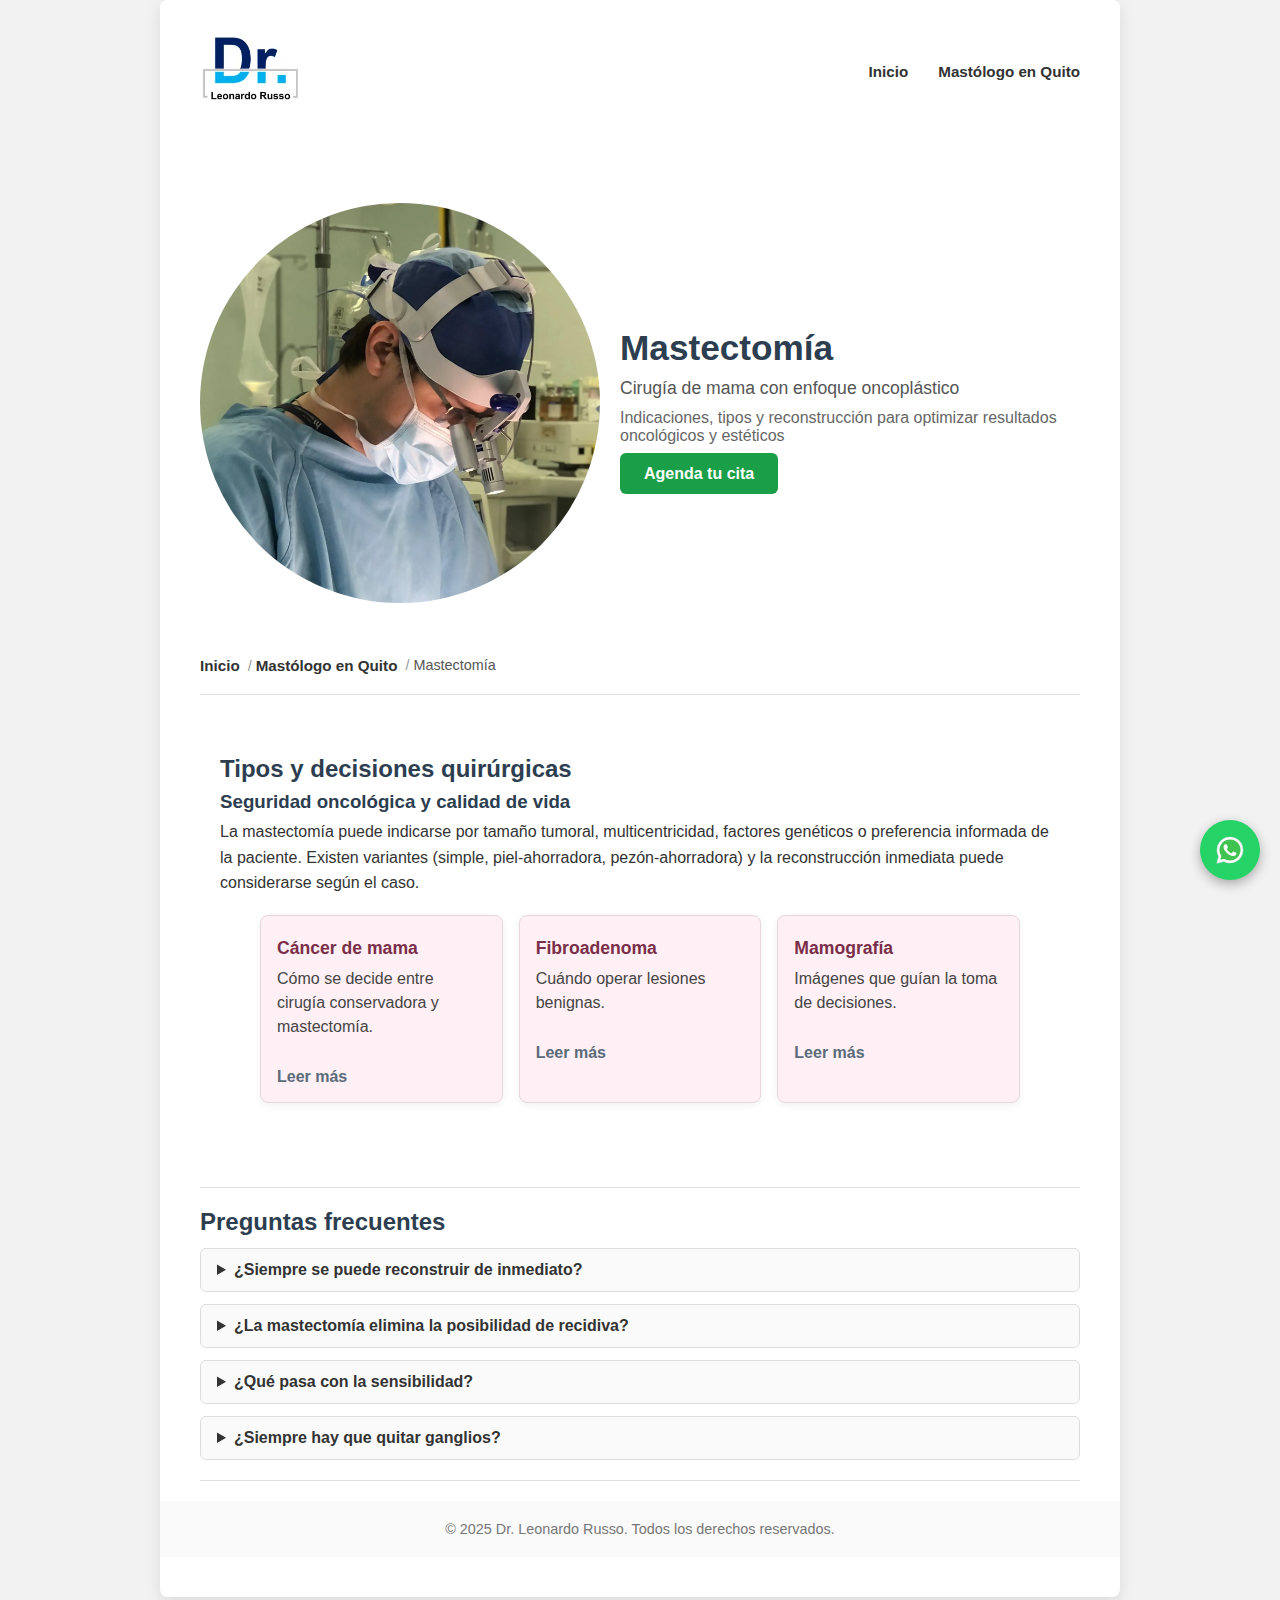
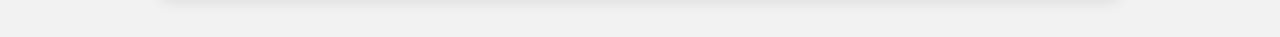
<file: mastologo-en-quito/mastectomia/index.html>
<!DOCTYPE html>
<html lang="es">
<head>
  <meta charset="UTF-8" />
  <meta name="viewport" content="width=device-width, initial-scale=1.0"/>
  <title>Mastectomía | Cirugía de mama en Quito | Dr. Leonardo Russo</title>
  <meta name="description" content="Tipos de mastectomía, indicaciones, alternativas conservadoras y opciones de reconstrucción. Atención quirúrgica con enfoque oncoplástico.">
  <link rel="canonical" href="https://drleonardorusso.ec/mastologo-en-quito/mastectomia/">

  <meta property="og:type" content="website">
  <meta property="og:title" content="Mastectomía | Cirugía de mama en Quito | Dr. Leonardo Russo">
  <meta property="og:description" content="Indicaciones, técnicas y reconstrucción mamaria después de mastectomía.">
  <meta property="og:url" content="https://drleonardorusso.ec/mastologo-en-quito/mastectomia/">
  <meta property="og:image" content="https://drleonardorusso.ec/images/preview.jpg">

  <meta name="twitter:card" content="summary_large_image">
  <meta name="twitter:title" content="Mastectomía | Cirugía de mama en Quito | Dr. Leonardo Russo">
  <meta name="twitter:description" content="Cirugía oncológica y opciones de reconstrucción personalizadas.">
  <meta name="twitter:image" content="https://drleonardorusso.ec/images/preview.jpg">

  <link rel="stylesheet" href="/mastologo-en-quito/mastologia.css">
</head>
<body>
  <div class="wrapper">
    <nav>
      <a href="/" class="logo"><img src="/images/logo.webp" alt="Logo Dr. Leonardo Russo"></a>
      <ul>
        <li><a href="/">Inicio</a></li>
        <li><a href="/mastologo-en-quito/">Mastólogo en Quito</a></li>
      </ul>
    </nav>

    <header id="inicio">
      <div class="header-content">
        <div class="profile"><img src="/images/profile.webp" alt="Dr. Leonardo Russo" class="profile-img"></div>
        <div class="intro">
          <h1>Mastectomía</h1>
          <p class="subtitle">Cirugía de mama con enfoque oncoplástico</p>
          <p class="tagline">Indicaciones, tipos y reconstrucción para optimizar resultados oncológicos y estéticos</p>
          <a href="https://wa.me/593992564792" class="btn whatsapp">Agenda tu cita</a>
        </div>
      </div>
    </header>

    <nav aria-label="breadcrumb" class="breadcrumb">
      <ol>
        <li><a href="/">Inicio</a></li>
        <li><a href="/mastologo-en-quito/">Mastólogo en Quito</a></li>
        <li>Mastectomía</li>
      </ol>
    </nav>

    <hr class="section-divider">

    <section class="topic-section" id="mastectomia">
      <div class="col">
        <h2>Tipos y decisiones quirúrgicas</h2>
        <h3>Seguridad oncológica y calidad de vida</h3>
        <p>La mastectomía puede indicarse por tamaño tumoral, multicentricidad, factores genéticos o preferencia informada de la paciente. Existen variantes (simple, piel-ahorradora, pezón-ahorradora) y la reconstrucción inmediata puede considerarse según el caso.</p>

        <div class="cards">
          <article class="card">
            <h3><a href="/mastologo-en-quito/cancer-de-mama/">Cáncer de mama</a></h3>
            <p>Cómo se decide entre cirugía conservadora y mastectomía.</p>
            <a class="card-link" href="/mastologo-en-quito/cancer-de-mama/">Leer más</a>
          </article>
          <article class="card">
            <h3><a href="/mastologo-en-quito/fibroadenoma/">Fibroadenoma</a></h3>
            <p>Cuándo operar lesiones benignas.</p>
            <a class="card-link" href="/mastologo-en-quito/fibroadenoma/">Leer más</a>
          </article>
          <article class="card">
            <h3><a href="/mastologo-en-quito/mamografia/">Mamografía</a></h3>
            <p>Imágenes que guían la toma de decisiones.</p>
            <a class="card-link" href="/mastologo-en-quito/mamografia/">Leer más</a>
          </article>
        </div>
      </div>
    </section>

    <hr class="section-divider">

    <section class="faq">
      <h2>Preguntas frecuentes</h2>
      <details><summary>¿Siempre se puede reconstruir de inmediato?</summary><p>Depende de la enfermedad y del plan oncológico. La decisión es conjunta con cirugía plástica y oncología.</p></details>
      <details><summary>¿La mastectomía elimina la posibilidad de recidiva?</summary><p>Reduce el riesgo, pero no lo lleva a cero; por eso se requiere seguimiento.</p></details>
      <details><summary>¿Qué pasa con la sensibilidad?</summary><p>Puede disminuir; hay técnicas que la preservan parcialmente según el tipo de reconstrucción.</p></details>
      <details><summary>¿Siempre hay que quitar ganglios?</summary><p>Se evalúa el ganglio centinela; la disección axilar completa se reserva para indicaciones específicas.</p></details>
    </section>

    <hr class="section-divider">

    <footer>
      <p>&copy; 2025 Dr. Leonardo Russo. Todos los derechos reservados.</p>
    </footer>
  </div>

  <a href="https://wa.me/593992564792" class="whatsapp-float" target="_blank" aria-label="WhatsApp">
    <img src="/images/whatsapp.svg" alt="WhatsApp" width="32" height="32">
  </a>

  <!-- Datos estructurados -->
  <script type="application/ld+json">
  {
    "@context":"https://schema.org",
    "@graph":[
      {
        "@type":"Physician",
        "name":"Dr. Leonardo Russo",
        "image":"https://drleonardorusso.ec/images/profile.webp",
        "url":"https://drleonardorusso.ec/mastologo-en-quito/mastectomia/",
        "telephone":"+593992564792",
        "address":{"@type":"PostalAddress","streetAddress":"San Gabriel S/N, Torre Médica 2, Piso 5, Consultorio 512","addressLocality":"Quito","postalCode":"170129","addressCountry":"EC"},
        "geo":{"@type":"GeoCoordinates","latitude":-0.180653,"longitude":-78.467834},
        "openingHoursSpecification":[{"@type":"OpeningHoursSpecification","dayOfWeek":["Monday","Tuesday","Wednesday","Thursday","Friday"],"opens":"09:00","closes":"17:00"}]
      },
      {
        "@type":"FAQPage",
        "mainEntity":[
          {"@type":"Question","name":"¿Siempre se puede reconstruir de inmediato?","acceptedAnswer":{"@type":"Answer","text":"Depende de la enfermedad y del plan oncológico. La decisión es conjunta con cirugía plástica y oncología."}},
          {"@type":"Question","name":"¿La mastectomía elimina la posibilidad de recidiva?","acceptedAnswer":{"@type":"Answer","text":"Reduce el riesgo, pero no lo lleva a cero; por eso se requiere seguimiento."}},
          {"@type":"Question","name":"¿Qué pasa con la sensibilidad?","acceptedAnswer":{"@type":"Answer","text":"Puede disminuir; hay técnicas que la preservan parcialmente según el tipo de reconstrucción."}},
          {"@type":"Question","name":"¿Siempre hay que quitar ganglios?","acceptedAnswer":{"@type":"Answer","text":"Se evalúa el ganglio centinela; la disección axilar completa se reserva para indicaciones específicas."}}
        ]
      },
      {
        "@type":"BreadcrumbList",
        "itemListElement":[
          {"@type":"ListItem","position":1,"name":"Inicio","item":"https://drleonardorusso.ec/"},
          {"@type":"ListItem","position":2,"name":"Mastólogo en Quito","item":"https://drleonardorusso.ec/mastologo-en-quito/"},
          {"@type":"ListItem","position":3,"name":"Mastectomía","item":"https://drleonardorusso.ec/mastologo-en-quito/mastectomia/"}
        ]
      }
    ]
  }
  </script>
</body>
</html>
</file>
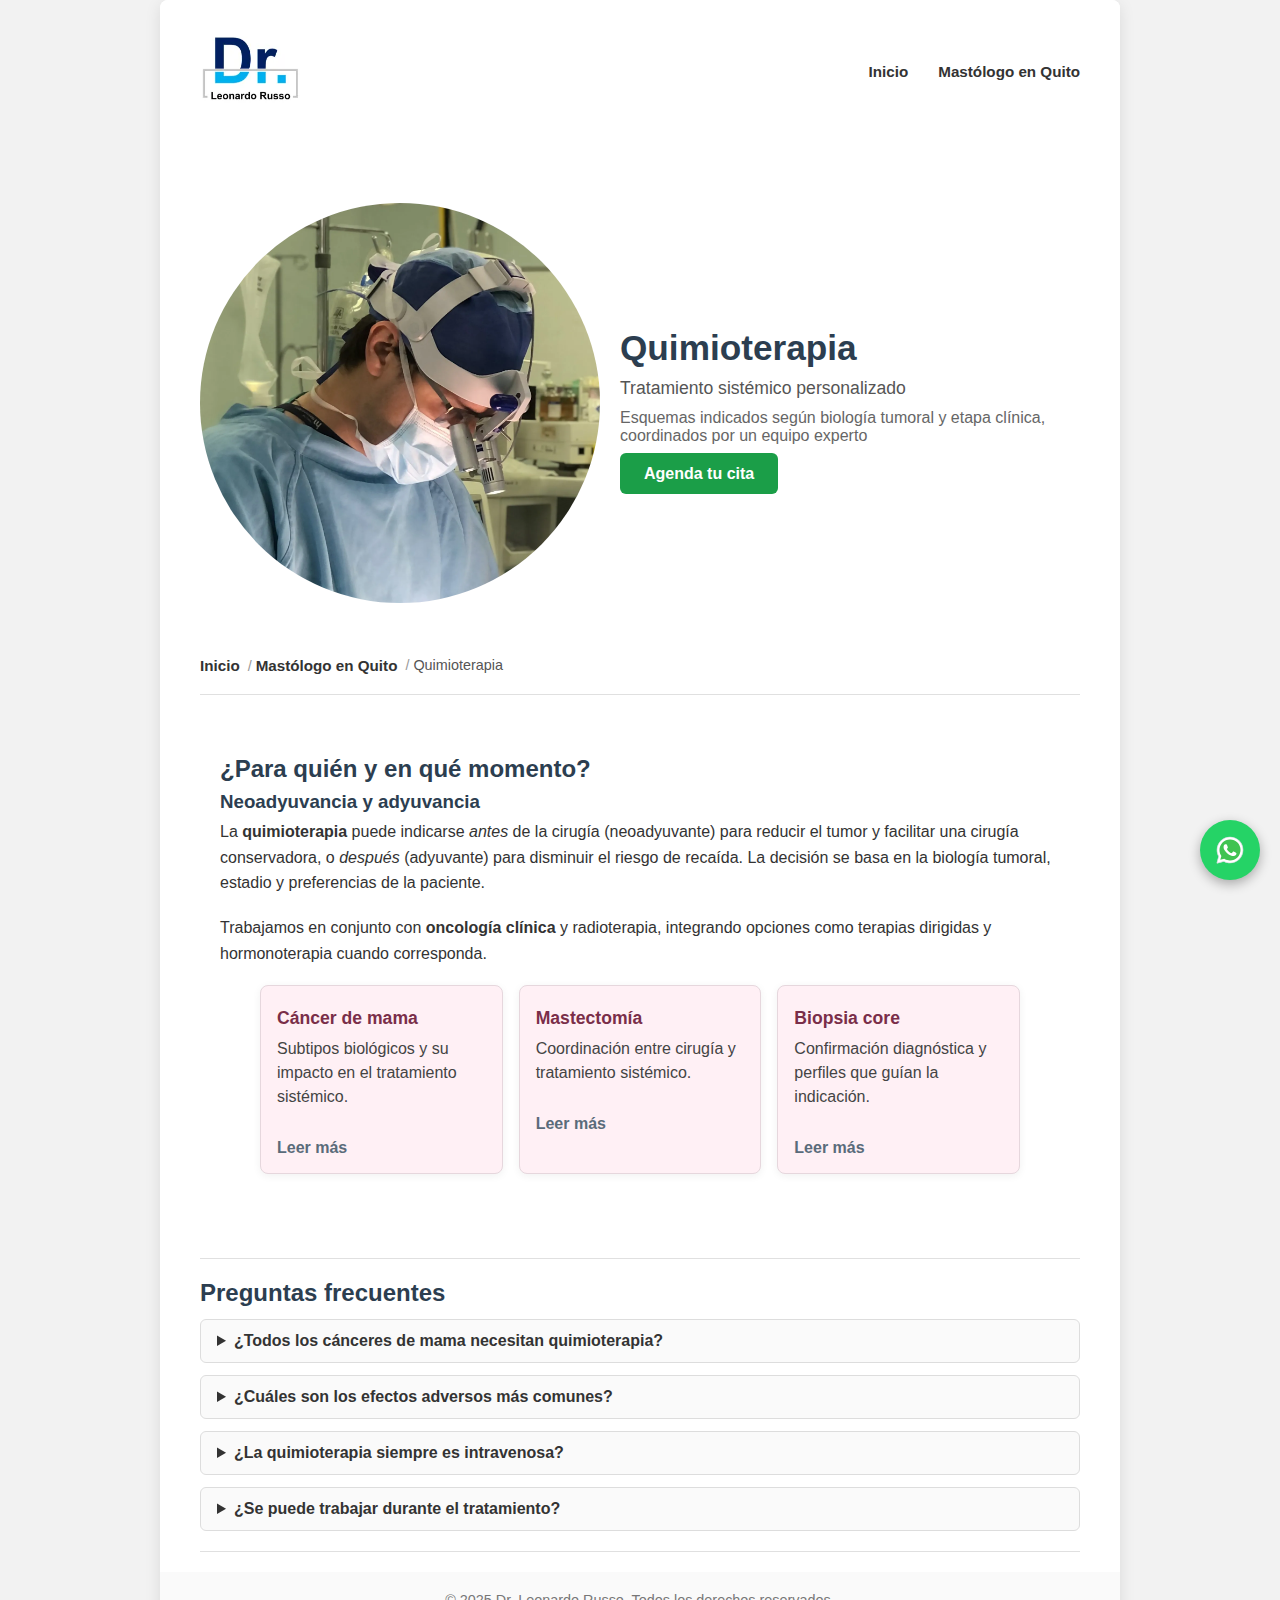
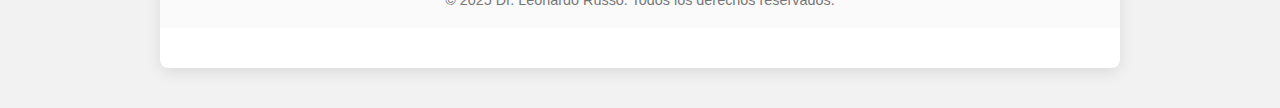
<file: mastologo-en-quito/quimioterapia/index.html>
<!DOCTYPE html>
<html lang="es">
<head>
  <meta charset="UTF-8"/>
  <meta name="viewport" content="width=device-width, initial-scale=1.0"/>
  <title>Quimioterapia para cáncer de mama en Quito | Dr. Leonardo Russo</title>
  <meta name="description" content="Cuándo se indica quimioterapia, tipos de esquemas y coordinación con cirugía y radioterapia. Enfoque multidisciplinario personalizado.">
  <link rel="canonical" href="https://drleonardorusso.ec/mastologo-en-quito/quimioterapia/"/>

  <!-- Open Graph -->
  <meta property="og:type" content="website"/>
  <meta property="og:title" content="Quimioterapia para cáncer de mama en Quito | Dr. Leonardo Russo"/>
  <meta property="og:description" content="Indicaciones, esquemas y trabajo conjunto con oncología clínica para mejores resultados."/>
  <meta property="og:url" content="https://drleonardorusso.ec/mastologo-en-quito/quimioterapia/"/>
  <meta property="og:image" content="https://drleonardorusso.ec/images/preview.jpg"/>

  <!-- Twitter -->
  <meta name="twitter:card" content="summary_large_image"/>
  <meta name="twitter:title" content="Quimioterapia para cáncer de mama en Quito | Dr. Leonardo Russo"/>
  <meta name="twitter:description" content="Indicaciones, esquemas y trabajo conjunto con oncología clínica para mejores resultados."/>
  <meta name="twitter:image" content="https://drleonardorusso.ec/images/preview.jpg"/>

  <link rel="stylesheet" href="/mastologo-en-quito/mastologia.css"/>
</head>
<body>
  <div class="wrapper">
    <!-- NAV -->
    <nav>
      <a href="/" class="logo"><img src="/images/logo.webp" alt="Logo Dr. Leonardo Russo"/></a>
      <ul>
        <li><a href="/">Inicio</a></li>
        <li><a href="/mastologo-en-quito/">Mastólogo en Quito</a></li>
      </ul>
    </nav>

    <!-- Header -->
    <header id="inicio">
      <div class="header-content">
        <div class="profile"><img src="/images/profile.webp" alt="Dr. Leonardo Russo" class="profile-img"/></div>
        <div class="intro">
          <h1>Quimioterapia</h1>
          <p class="subtitle">Tratamiento sistémico personalizado</p>
          <p class="tagline">Esquemas indicados según biología tumoral y etapa clínica, coordinados por un equipo experto</p>
          <a href="https://wa.me/593992564792" class="btn whatsapp">Agenda tu cita</a>
        </div>
      </div>
    </header>

    <!-- Breadcrumb -->
    <nav aria-label="breadcrumb" class="breadcrumb">
      <ol>
        <li><a href="/">Inicio</a></li>
        <li><a href="/mastologo-en-quito/">Mastólogo en Quito</a></li>
        <li aria-current="page">Quimioterapia</li>
      </ol>
    </nav>

    <hr class="section-divider"/>

    <!-- Sección principal -->
    <section class="topic-section" id="quimioterapia">
      <div class="col">
        <h2>¿Para quién y en qué momento?</h2>
        <h3>Neoadyuvancia y adyuvancia</h3>
        <p>
          La <strong>quimioterapia</strong> puede indicarse <em>antes</em> de la cirugía (neoadyuvante) para reducir el tumor
          y facilitar una cirugía conservadora, o <em>después</em> (adyuvante) para disminuir el riesgo de recaída. La decisión
          se basa en la biología tumoral, estadio y preferencias de la paciente.
        </p>
        <p>
          Trabajamos en conjunto con <strong>oncología clínica</strong> y radioterapia, integrando opciones como terapias dirigidas
          y hormonoterapia cuando corresponda.
        </p>

        <!-- Tarjetas (3) -->
        <div class="cards">
          <article class="card">
            <h3><a href="/mastologo-en-quito/cancer-de-mama/">Cáncer de mama</a></h3>
            <p>Subtipos biológicos y su impacto en el tratamiento sistémico.</p>
            <a class="card-link" href="/mastologo-en-quito/cancer-de-mama/">Leer más</a>
          </article>
          <article class="card">
            <h3><a href="/mastologo-en-quito/mastectomia/">Mastectomía</a></h3>
            <p>Coordinación entre cirugía y tratamiento sistémico.</p>
            <a class="card-link" href="/mastologo-en-quito/mastectomia/">Leer más</a>
          </article>
          <article class="card">
            <h3><a href="/mastologo-en-quito/biopsia-core/">Biopsia core</a></h3>
            <p>Confirmación diagnóstica y perfiles que guían la indicación.</p>
            <a class="card-link" href="/mastologo-en-quito/biopsia-core/">Leer más</a>
          </article>
        </div>
      </div>
    </section>

    <hr class="section-divider"/>

    <!-- FAQ -->
    <section class="faq">
      <h2>Preguntas frecuentes</h2>
      <details><summary>¿Todos los cánceres de mama necesitan quimioterapia?</summary><p>No. Depende del subtipo, etapa y factores de riesgo. Algunas pacientes se benefician de hormonoterapia o terapias dirigidas.</p></details>
      <details><summary>¿Cuáles son los efectos adversos más comunes?</summary><p>Fatiga, náusea, caída de cabello y alteraciones hematológicas. Contamos con medidas de soporte para controlarlos.</p></details>
      <details><summary>¿La quimioterapia siempre es intravenosa?</summary><p>La mayoría de esquemas sí, pero existen fármacos orales y terapias combinadas según el caso.</p></details>
      <details><summary>¿Se puede trabajar durante el tratamiento?</summary><p>Varía entre pacientes y esquemas; planificamos el soporte y ajustes necesarios para mantener calidad de vida.</p></details>
    </section>

    <hr class="section-divider"/>

    <!-- Footer -->
    <footer>
      <p>&copy; 2025 Dr. Leonardo Russo. Todos los derechos reservados.</p>
    </footer>
  </div>

  <!-- WhatsApp -->
  <a href="https://wa.me/593992564792" class="whatsapp-float" target="_blank" rel="noopener" aria-label="WhatsApp">
    <img src="/images/whatsapp.svg" alt="WhatsApp" width="32" height="32"/>
  </a>

  <!-- JSON-LD -->
  <script type="application/ld+json">
  {
    "@context":"https://schema.org",
    "@graph":[
      {
        "@type":"Physician",
        "name":"Dr. Leonardo Russo",
        "image":"https://drleonardorusso.ec/images/profile.webp",
        "url":"https://drleonardorusso.ec/mastologo-en-quito/quimioterapia/",
        "telephone":"+593992564792",
        "address":{"@type":"PostalAddress","streetAddress":"San Gabriel S/N, Torre Médica 2, Piso 5, Consultorio 512","addressLocality":"Quito","postalCode":"170129","addressCountry":"EC"},
        "geo":{"@type":"GeoCoordinates","latitude":-0.180653,"longitude":-78.467834},
        "openingHoursSpecification":[{"@type":"OpeningHoursSpecification","dayOfWeek":["Monday","Tuesday","Wednesday","Thursday","Friday"],"opens":"09:00","closes":"17:00"}]
      },
      {
        "@type":"FAQPage",
        "mainEntity":[
          {"@type":"Question","name":"¿Todos los cánceres de mama necesitan quimioterapia?","acceptedAnswer":{"@type":"Answer","text":"No. Depende del subtipo, etapa y factores de riesgo. Algunas pacientes se benefician de hormonoterapia o terapias dirigidas."}},
          {"@type":"Question","name":"¿Cuáles son los efectos adversos más comunes?","acceptedAnswer":{"@type":"Answer","text":"Fatiga, náusea, caída de cabello y alteraciones hematológicas. Contamos con medidas de soporte para controlarlos."}},
          {"@type":"Question","name":"¿La quimioterapia siempre es intravenosa?","acceptedAnswer":{"@type":"Answer","text":"La mayoría de esquemas sí, pero existen fármacos orales y terapias combinadas según el caso."}},
          {"@type":"Question","name":"¿Se puede trabajar durante el tratamiento?","acceptedAnswer":{"@type":"Answer","text":"Varía entre pacientes y esquemas; planificamos el soporte y ajustes necesarios para mantener calidad de vida."}}
        ]
      },
      {
        "@type":"BreadcrumbList",
        "itemListElement":[
          {"@type":"ListItem","position":1,"name":"Inicio","item":"https://drleonardorusso.ec/"},
          {"@type":"ListItem","position":2,"name":"Mastólogo en Quito","item":"https://drleonardorusso.ec/mastologo-en-quito/"},
          {"@type":"ListItem","position":3,"name":"Quimioterapia","item":"https://drleonardorusso.ec/mastologo-en-quito/quimioterapia/"}
        ]
      }
    ]
  }
  </script>
</body>
</html>
</file>
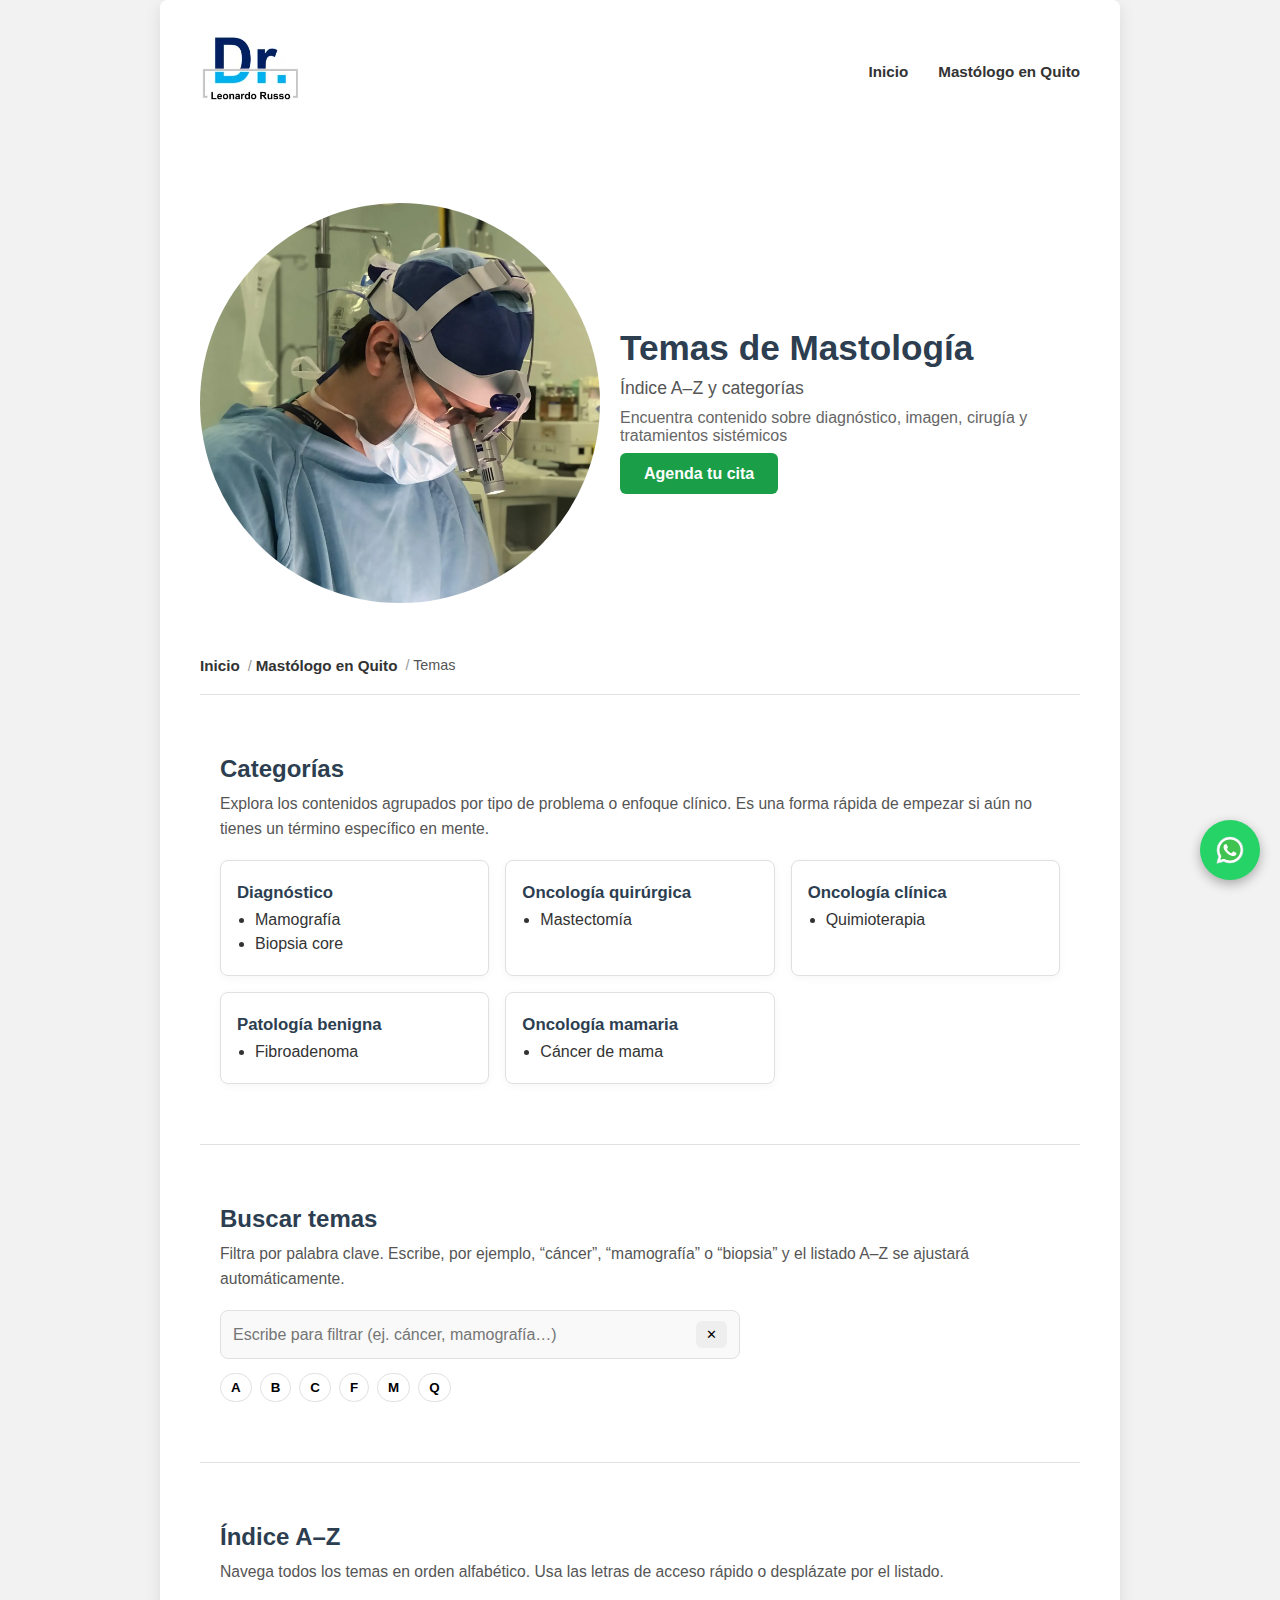
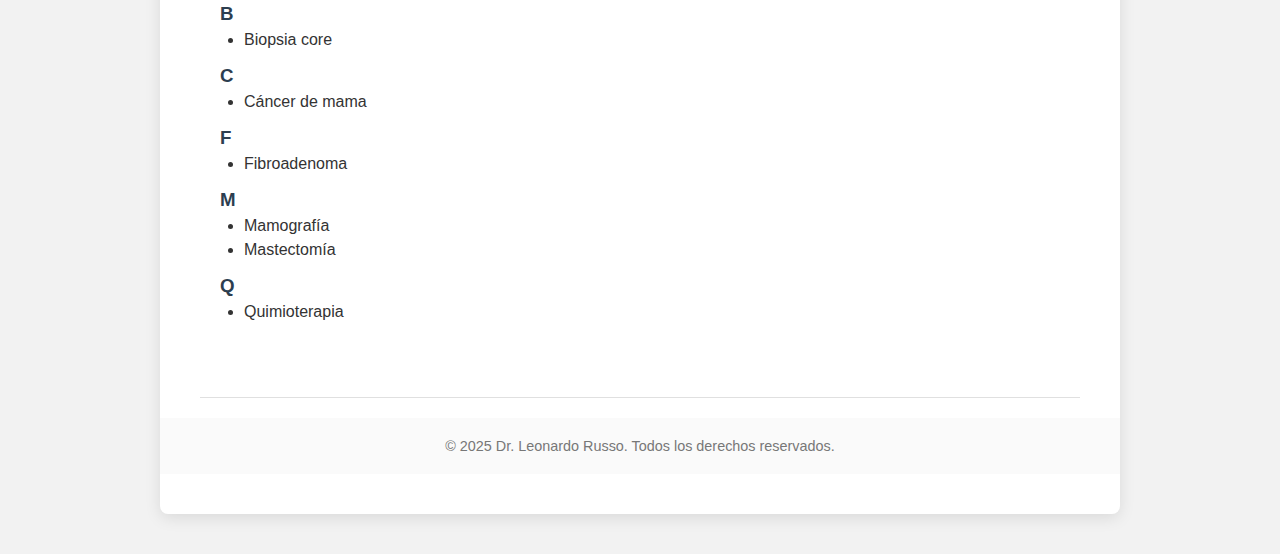
<file: mastologo-en-quito/temas/index.html>
<!DOCTYPE html>
<html lang="es">
<head>
  <meta charset="UTF-8"/>
  <meta name="viewport" content="width=device-width, initial-scale=1.0"/>
  <title>Temas de Mastología (A–Z) | Dr. Leonardo Russo</title>
  <meta name="description" content="Índice A–Z y categorías de temas de mastología: cáncer de mama, mamografía, fibroadenoma, mastectomía, biopsia core y quimioterapia. Búsqueda rápida y navegación simple.">
  <link rel="canonical" href="https://drleonardorusso.ec/mastologo-en-quito/temas/"/>

  <!-- Open Graph -->
  <meta property="og:type" content="website"/>
  <meta property="og:title" content="Temas de Mastología (A–Z) | Dr. Leonardo Russo"/>
  <meta property="og:description" content="Explora el índice A–Z de contenidos de mastología y encuentra rápido lo que necesitas."/>
  <meta property="og:url" content="https://drleonardorusso.ec/mastologo-en-quito/temas/"/>
  <meta property="og:image" content="https://drleonardorusso.ec/images/preview.jpg"/>

  <!-- Twitter -->
  <meta name="twitter:card" content="summary_large_image"/>
  <meta name="twitter:title" content="Temas de Mastología (A–Z) | Dr. Leonardo Russo"/>
  <meta name="twitter:description" content="Explora el índice A–Z de contenidos de mastología y encuentra rápido lo que necesitas."/>
  <meta name="twitter:image" content="https://drleonardorusso.ec/images/preview.jpg"/>

  <!-- CSS compartido del cluster + CSS específico de esta página -->
  <link rel="stylesheet" href="/mastologo-en-quito/mastologia.css"/>
  <link rel="stylesheet" href="/mastologo-en-quito/temas/temas.css"/>
</head>
<body>
  <div class="wrapper">
    <!-- NAV -->
    <nav>
      <a href="/" class="logo"><img src="/images/logo.webp" alt="Logo Dr. Leonardo Russo"/></a>
      <ul>
        <li><a href="/">Inicio</a></li>
        <li><a href="/mastologo-en-quito/">Mastólogo en Quito</a></li>
      </ul>
    </nav>

    <!-- HEADER -->
    <header id="inicio">
      <div class="header-content">
        <div class="profile"><img src="/images/profile.webp" alt="Dr. Leonardo Russo" class="profile-img"/></div>
        <div class="intro">
          <h1>Temas de Mastología</h1>
          <p class="subtitle">Índice A–Z y categorías</p>
          <p class="tagline">Encuentra contenido sobre diagnóstico, imagen, cirugía y tratamientos sistémicos</p>
          <a href="https://wa.me/593992564792" class="btn whatsapp">Agenda tu cita</a>
        </div>
      </div>
    </header>

    <!-- BREADCRUMB -->
    <nav aria-label="breadcrumb" class="breadcrumb">
      <ol>
        <li><a href="/">Inicio</a></li>
        <li><a href="/mastologo-en-quito/">Mastólogo en Quito</a></li>
        <li aria-current="page">Temas</li>
      </ol>
    </nav>

    <hr class="section-divider"/>

    <!-- CATEGORÍAS -->
    <section class="topic-section" id="categorias">
      <div class="col">
        <h2>Categorías</h2>
        <p class="section-subtitle">Explora los contenidos agrupados por tipo de problema o enfoque clínico. Es una forma rápida de empezar si aún no tienes un término específico en mente.</p>

        <div class="categories">
          <div class="cat-block">
            <h3>Diagnóstico</h3>
            <ul>
              <li><a href="/mastologo-en-quito/mamografia/">Mamografía</a></li>
              <li><a href="/mastologo-en-quito/biopsia-core/">Biopsia core</a></li>
            </ul>
          </div>
          <div class="cat-block">
            <h3>Oncología quirúrgica</h3>
            <ul>
              <li><a href="/mastologo-en-quito/mastectomia/">Mastectomía</a></li>
            </ul>
          </div>
          <div class="cat-block">
            <h3>Oncología clínica</h3>
            <ul>
              <li><a href="/mastologo-en-quito/quimioterapia/">Quimioterapia</a></li>
            </ul>
          </div>
          <div class="cat-block">
            <h3>Patología benigna</h3>
            <ul>
              <li><a href="/mastologo-en-quito/fibroadenoma/">Fibroadenoma</a></li>
            </ul>
          </div>
          <div class="cat-block">
            <h3>Oncología mamaria</h3>
            <ul>
              <li><a href="/mastologo-en-quito/cancer-de-mama/">Cáncer de mama</a></li>
            </ul>
          </div>
        </div>
      </div>
    </section>

    <hr class="section-divider"/>

    <!-- BUSCADOR -->
    <section class="topic-section" id="buscador">
      <div class="col">
        <h2>Buscar temas</h2>
        <p class="section-subtitle">Filtra por palabra clave. Escribe, por ejemplo, “cáncer”, “mamografía” o “biopsia” y el listado A–Z se ajustará automáticamente.</p>

        <div class="search-wrap" role="search">
          <label for="search" class="sr-only">Buscar tema</label>
          <input id="search" type="search" placeholder="Escribe para filtrar (ej. cáncer, mamografía…)" autocomplete="off" />
          <button type="button" id="clearSearch" aria-label="Limpiar búsqueda">✕</button>
        </div>

        <div class="az-wrap" aria-label="Índice alfabético">
          <button class="az-pill" data-letter="A">A</button>
          <button class="az-pill" data-letter="B">B</button>
          <button class="az-pill" data-letter="C">C</button>
          <button class="az-pill" data-letter="F">F</button>
          <button class="az-pill" data-letter="M">M</button>
          <button class="az-pill" data-letter="Q">Q</button>
        </div>
      </div>
    </section>

    <hr class="section-divider"/>

    <!-- LISTADO A–Z -->
    <section class="topic-section" id="indice">
      <div class="col">
        <h2>Índice A–Z</h2>
        <p class="section-subtitle">Navega todos los temas en orden alfabético. Usa las letras de acceso rápido o desplázate por el listado.</p>

        <div class="az-group" id="B">
          <h3>B</h3>
          <ul class="az-list">
            <li><a href="/mastologo-en-quito/biopsia-core/">Biopsia core</a></li>
          </ul>
        </div>

        <div class="az-group" id="C">
          <h3>C</h3>
          <ul class="az-list">
            <li><a href="/mastologo-en-quito/cancer-de-mama/">Cáncer de mama</a></li>
          </ul>
        </div>

        <div class="az-group" id="F">
          <h3>F</h3>
          <ul class="az-list">
            <li><a href="/mastologo-en-quito/fibroadenoma/">Fibroadenoma</a></li>
          </ul>
        </div>

        <div class="az-group" id="M">
          <h3>M</h3>
          <ul class="az-list">
            <li><a href="/mastologo-en-quito/mamografia/">Mamografía</a></li>
            <li><a href="/mastologo-en-quito/mastectomia/">Mastectomía</a></li>
          </ul>
        </div>

        <div class="az-group" id="Q">
          <h3>Q</h3>
          <ul class="az-list">
            <li><a href="/mastologo-en-quito/quimioterapia/">Quimioterapia</a></li>
          </ul>
        </div>
      </div>
    </section>

    <hr class="section-divider"/>

    <!-- FOOTER -->
    <footer>
      <p>&copy; 2025 Dr. Leonardo Russo. Todos los derechos reservados.</p>
    </footer>
  </div>

  <!-- WhatsApp flotante -->
  <a href="https://wa.me/593992564792" class="whatsapp-float" target="_blank" aria-label="WhatsApp">
    <img src="/images/whatsapp.svg" alt="WhatsApp" width="32" height="32"/>
  </a>

  <!-- JS: buscador y A–Z -->
  <script>
    (function(){
      const input=document.getElementById('search');
      const clearBtn=document.getElementById('clearSearch');
      const groups=document.querySelectorAll('#indice .az-group');
      const azPills=document.querySelectorAll('.az-pill');

      function norm(t){return t.toLowerCase().normalize('NFD').replace(/\p{Diacritic}/gu,'');}

      function filtra(){
        const q=norm(input.value.trim());
        groups.forEach(g=>{
          let match=false;
          g.querySelectorAll('li').forEach(li=>{
            const texto=norm(li.textContent);
            if(!q||texto.includes(q)){ li.style.display=''; match=true; }
            else{ li.style.display='none'; }
          });
          g.style.display=match?'':'none';
        });
      }

      input.addEventListener('input',filtra);
      clearBtn.addEventListener('click',()=>{input.value='';input.focus();filtra();});

      azPills.forEach(btn=>{
        btn.addEventListener('click',()=>{
          const id=btn.dataset.letter;
          const el=document.getElementById(id);
          if(el) el.scrollIntoView({behavior:'smooth', block:'start'});
        });
      });
    })();
  </script>

  <!-- JSON-LD -->
  <script type="application/ld+json">
  {
    "@context":"https://schema.org",
    "@graph":[
      {
        "@type":"Physician",
        "name":"Dr. Leonardo Russo",
        "image":"https://drleonardorusso.ec/images/profile.webp",
        "url":"https://drleonardorusso.ec/mastologo-en-quito/temas/",
        "telephone":"+593992564792",
        "address":{"@type":"PostalAddress","streetAddress":"San Gabriel S/N, Torre Médica 2, Piso 5, Consultorio 512","addressLocality":"Quito","postalCode":"170129","addressCountry":"EC"},
        "geo":{"@type":"GeoCoordinates","latitude":-0.180653,"longitude":-78.467834},
        "openingHoursSpecification":[{"@type":"OpeningHoursSpecification","dayOfWeek":["Monday","Tuesday","Wednesday","Thursday","Friday"],"opens":"09:00","closes":"17:00"}]
      },
      {
        "@type":"BreadcrumbList",
        "itemListElement":[
          {"@type":"ListItem","position":1,"name":"Inicio","item":"https://drleonardorusso.ec/"},
          {"@type":"ListItem","position":2,"name":"Mastólogo en Quito","item":"https://drleonardorusso.ec/mastologo-en-quito/"},
          {"@type":"ListItem","position":3,"name":"Temas","item":"https://drleonardorusso.ec/mastologo-en-quito/temas/"}
        ]
      }
    ]
  }
  </script>
</body>
</html>
</file>
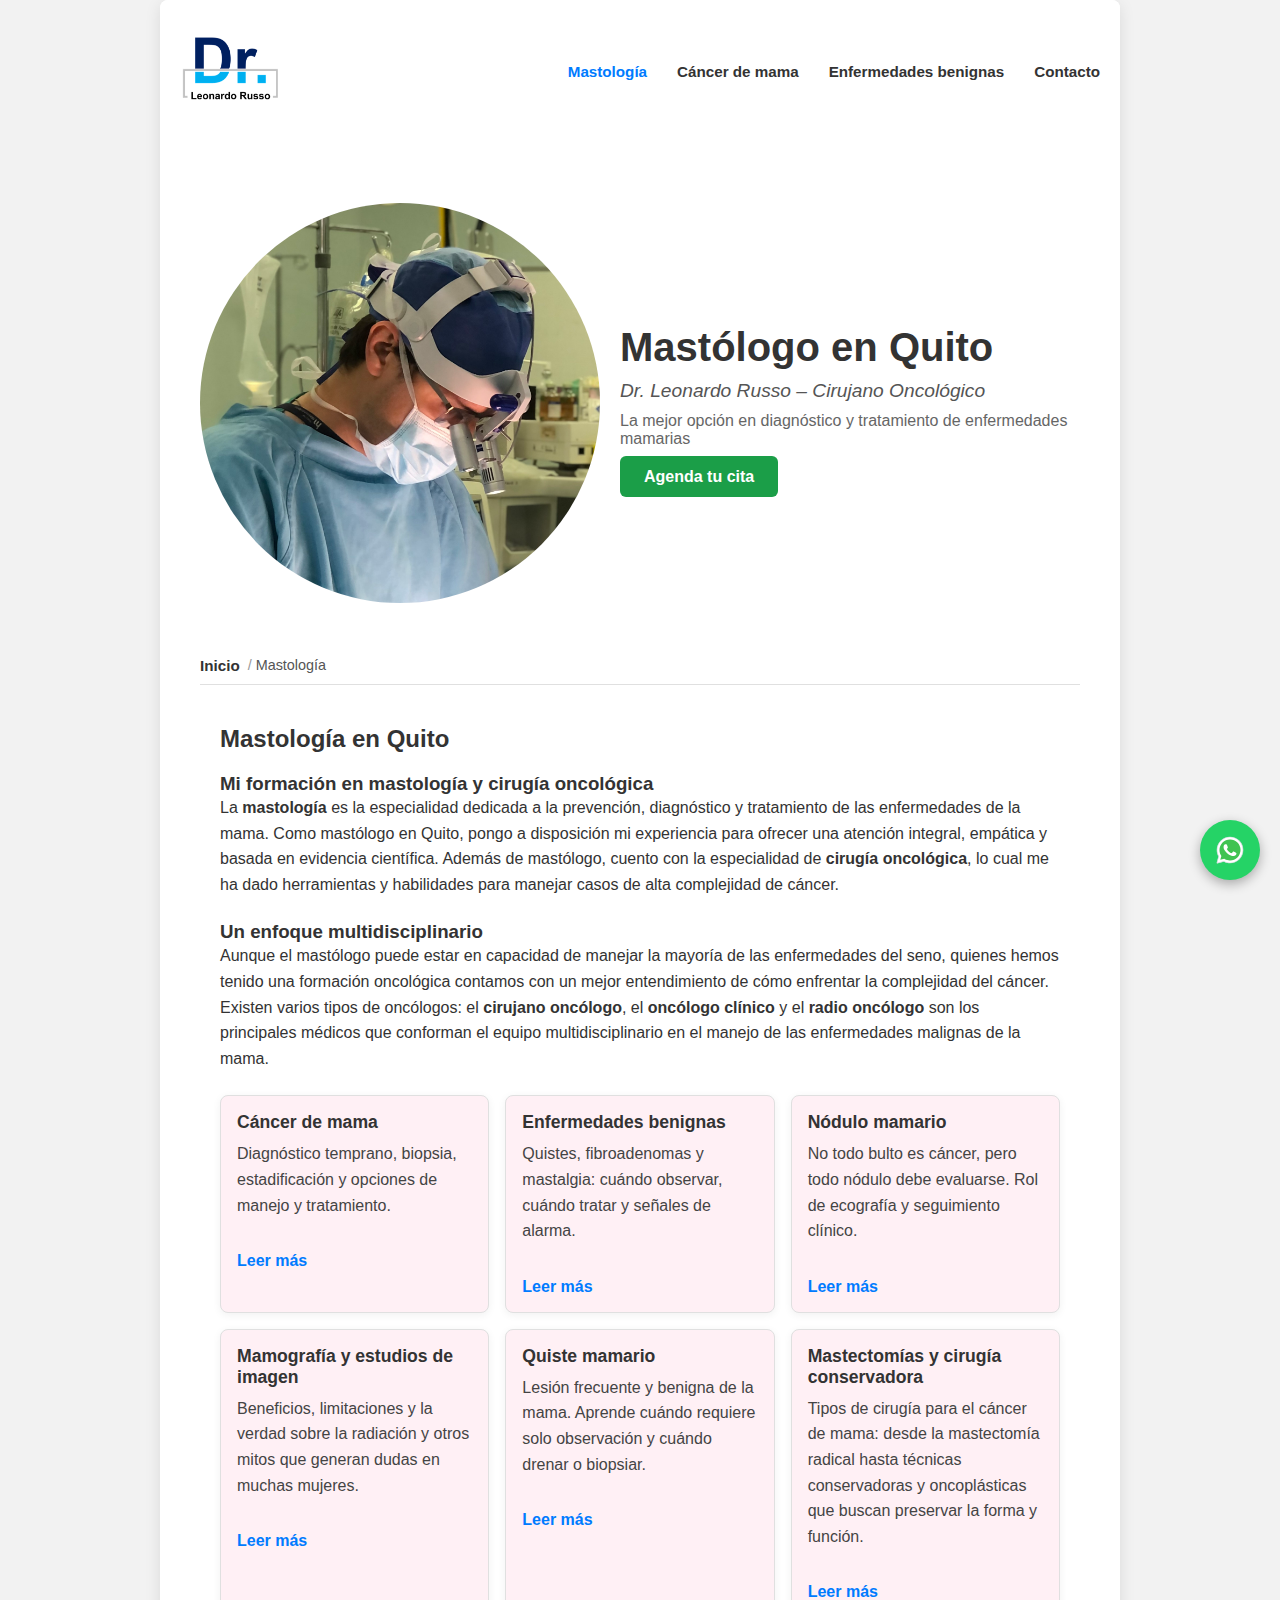
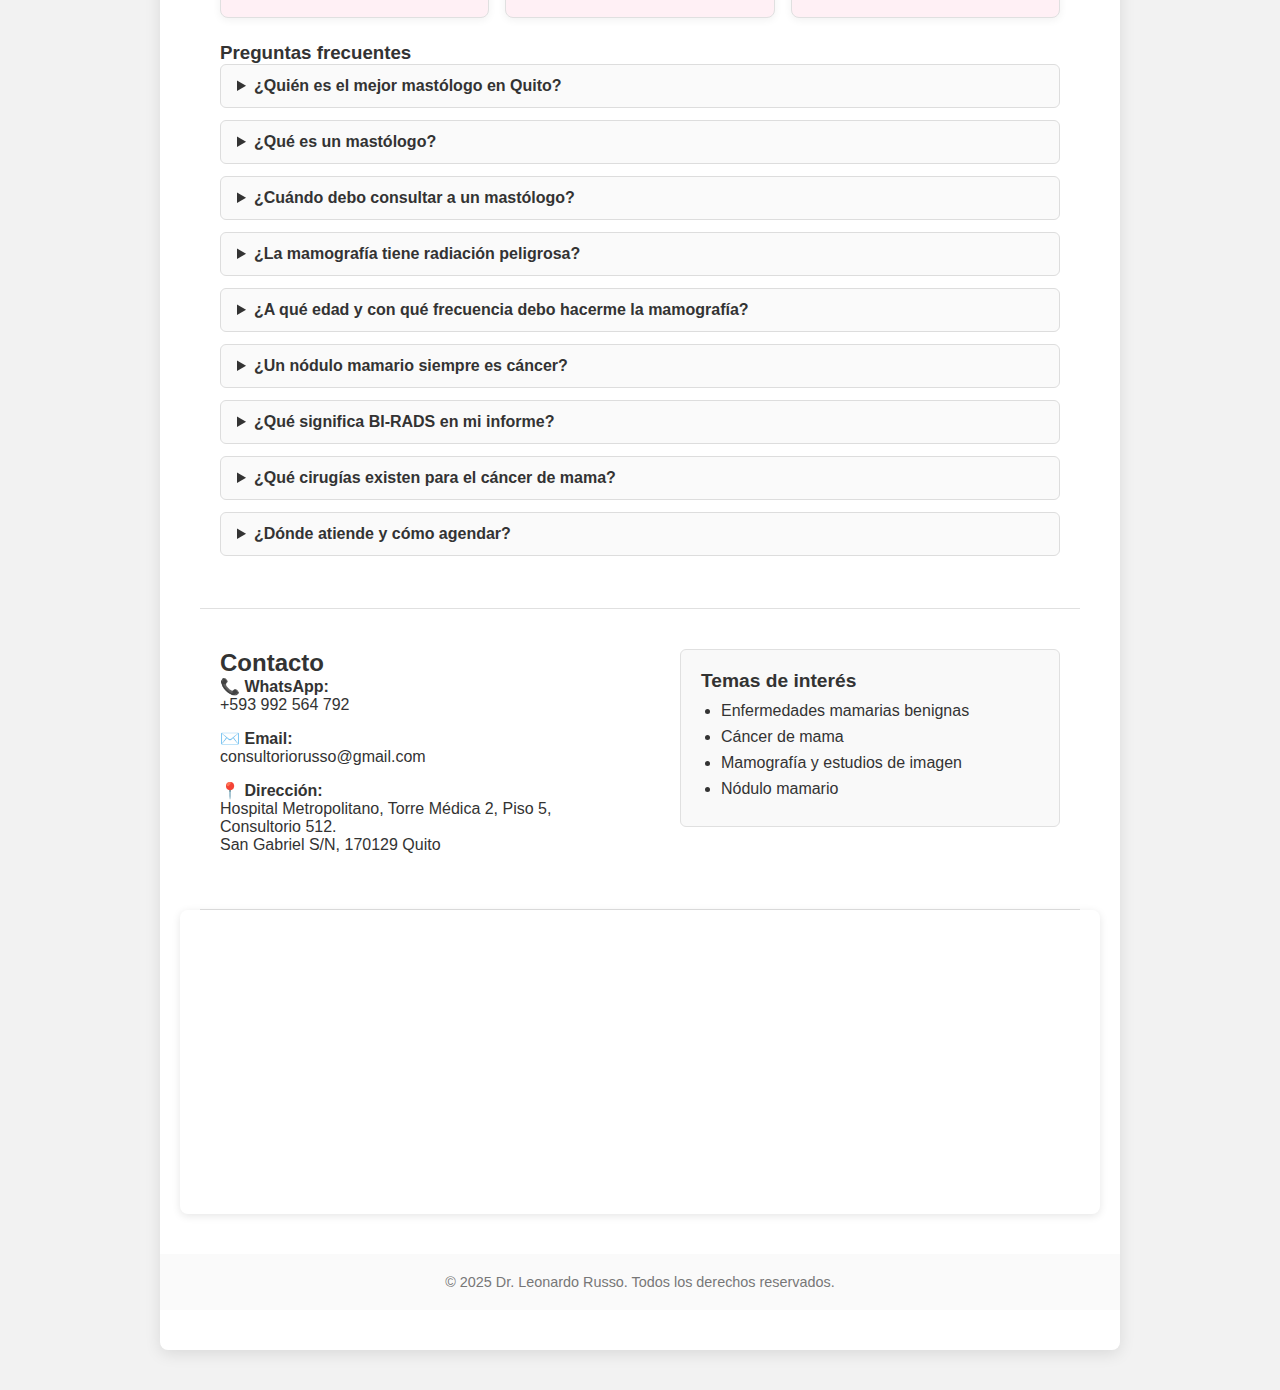
<file: mastologo-en-quito.html>
<!DOCTYPE html>
<html lang="es">
<head>
  <meta charset="UTF-8">
  <meta name="viewport" content="width=device-width, initial-scale=1.0">
  <title>Mastólogo en Quito | Dr. Leonardo Russo</title>
  <meta name="description" content="El Dr. Leonardo Russo, mastólogo y cirujano oncológico en Quito, ofrece atención especializada en cáncer de mama, nódulos y quistes mamarios. Agenda tu cita.">
  <link rel="canonical" href="https://drleonardorusso.ec/mastologo-en-quito.html">

  <!-- Open Graph -->
  <meta property="og:type" content="website">
  <meta property="og:title" content="Mastólogo en Quito | Dr. Leonardo Russo">
  <meta property="og:description" content="Atención especializada en mastología, cáncer de mama y enfermedades mamarias en Quito.">
  <meta property="og:url" content="https://drleonardorusso.ec/mastologo-en-quito.html">
  <meta property="og:image" content="https://drleonardorusso.ec/images/preview.jpg">

  <!-- Twitter Card -->
  <meta name="twitter:card" content="summary_large_image">
  <meta name="twitter:title" content="Mastólogo en Quito | Dr. Leonardo Russo">
  <meta name="twitter:description" content="Atención especializada en mastología, cáncer de mama y enfermedades mamarias en Quito.">
  <meta name="twitter:image" content="https://drleonardorusso.ec/images/preview.jpg">
  <meta name="twitter:site" content="@drleonardorusso">
  <meta name="twitter:creator" content="@drleonardorusso">

  <link rel="stylesheet" href="mastologo-en-quito.css">
</head>
<body>

  <div class="wrapper">
    <nav>
      <a href="index.html" class="logo">
        <img src="images/logo.png" alt="Logo Dr. Leonardo Russo">
      </a>
      <ul>
        <li><a href="mastologo-en-quito.html" class="active">Mastología</a></li>
        <li><a href="cancer-de-mama.html">Cáncer de mama</a></li>
        <li><a href="enfermedades-benignas.html">Enfermedades benignas</a></li>
        <li><a href="#contacto">Contacto</a></li>
      </ul>
    </nav>

    <header id="inicio">
      <div class="header-content">
        <div class="profile">
          <img src="images/profile.png" alt="Dr. Leonardo Russo - Mastólogo en Quito" class="profile-img">
        </div>
        <div class="intro">
          <h1>Mastólogo en Quito</h1>
          <p class="subtitle">Dr. Leonardo Russo – Cirujano Oncológico</p>
          <p class="tagline">La mejor opción en diagnóstico y tratamiento de enfermedades mamarias</p>
          <a href="https://wa.me/593992564792" class="btn whatsapp">Agenda tu cita</a>
        </div>
      </div>
    </header>

    <!-- Migas de pan -->
    <nav aria-label="breadcrumb" class="breadcrumb">
      <ol>
        <li><a href="index.html">Inicio</a></li>
        <li>Mastología</li>
      </ol>
    </nav>

    <hr class="section-divider">

    <!-- Sección Mastología -->
    <section class="mastologia-section" id="mastologia">
      <div class="col">
        <h2>Mastología en Quito</h2>

        <h3>Mi formación en mastología y cirugía oncológica</h3>
        <p>
          La <strong>mastología</strong> es la especialidad dedicada a la prevención, diagnóstico y tratamiento de las
          enfermedades de la mama. Como mastólogo en Quito, pongo a disposición mi experiencia para ofrecer una atención integral,
          empática y basada en evidencia científica. Además de mastólogo, cuento con la especialidad de <strong>cirugía oncológica</strong>,
          lo cual me ha dado herramientas y habilidades para manejar casos de alta complejidad de cáncer.
        </p>

        <h3>Un enfoque multidisciplinario</h3>
        <p>
          Aunque el mastólogo puede estar en capacidad de manejar la mayoría de las enfermedades del seno, quienes hemos tenido
          una formación oncológica contamos con un mejor entendimiento de cómo enfrentar la complejidad del cáncer. Existen varios
          tipos de oncólogos: el <strong>cirujano oncólogo</strong>, el <strong>oncólogo clínico</strong> y el <strong>radio oncólogo</strong>
          son los principales médicos que conforman el equipo multidisciplinario en el manejo de las enfermedades malignas de la mama.
        </p>

        <!-- Tarjetas (6) -->
        <div class="cards">
          <article class="card">
            <h3><a href="cancer-de-mama.html">Cáncer de mama</a></h3>
            <p>Diagnóstico temprano, biopsia, estadificación y opciones de manejo y tratamiento.</p>
            <a class="card-link" href="cancer-de-mama.html">Leer más</a>
          </article>

          <article class="card">
            <h3><a href="enfermedades-benignas.html">Enfermedades benignas</a></h3>
            <p>Quistes, fibroadenomas y mastalgia: cuándo observar, cuándo tratar y señales de alarma.</p>
            <a class="card-link" href="enfermedades-benignas.html">Leer más</a>
          </article>

          <article class="card">
            <h3><a href="nodulo-mamario.html">Nódulo mamario</a></h3>
            <p>No todo bulto es cáncer, pero todo nódulo debe evaluarse. Rol de ecografía y seguimiento clínico.</p>
            <a class="card-link" href="nodulo-mamario.html">Leer más</a>
          </article>

          <article class="card">
            <h3><a href="mamografia-estudios-imagen.html">Mamografía y estudios de imagen</a></h3>
            <p>Beneficios, limitaciones y la verdad sobre la radiación y otros mitos que generan dudas en muchas mujeres.</p>
            <a class="card-link" href="mamografia-estudios-imagen.html">Leer más</a>
          </article>

          <article class="card">
            <h3><a href="quiste-mamario.html">Quiste mamario</a></h3>
            <p>Lesión frecuente y benigna de la mama. Aprende cuándo requiere solo observación y cuándo drenar o biopsiar.</p>
            <a class="card-link" href="quiste-mamario.html">Leer más</a>
          </article>

          <article class="card">
            <h3><a href="mastectomias.html">Mastectomías y cirugía conservadora</a></h3>
            <p>Tipos de cirugía para el cáncer de mama: desde la mastectomía radical hasta técnicas conservadoras y oncoplásticas que buscan preservar la forma y función.</p>
            <a class="card-link" href="mastectomias.html">Leer más</a>
          </article>
        </div>

        <!-- FAQ (actualizado) -->
        <div class="faq">
          <h3>Preguntas frecuentes</h3>

          <details>
            <summary>¿Quién es el mejor mastólogo en Quito?</summary>
            <p>El Dr. Leonardo Russo es cirujano oncólogo con formación en mastología, entrenado en el Memorial Sloan Kettering Cancer Center (Nueva York) y con práctica en instituciones de referencia de la ciudad como el Hospital Metropolitano y el Hospital Vozandes. Su trayectoria en enfermedades benignas y cáncer de mama lo convierte en una de las principales opciones para quienes buscan atención especializada en Quito.</p>
          </details>

          <details>
            <summary>¿Qué es un mastólogo?</summary>
            <p>Es el médico especializado en la prevención, diagnóstico y tratamiento de las enfermedades de la mama (benignas y malignas). Trabaja en conjunto con radiología, patología, oncología clínica y radioterapia para decisiones seguras y personalizadas.</p>
          </details>

          <details>
            <summary>¿Cuándo debo consultar a un mastólogo?</summary>
            <p>Ante un bulto nuevo, dolor persistente, cambios en piel o pezón (retracción, enrojecimiento, secreción), antecedentes familiares relevantes o informes de imagen con hallazgos a evaluar (BI-RADS). Consultar temprano evita demoras en el diagnóstico.</p>
          </details>

          <details>
            <summary>¿La mamografía tiene radiación peligrosa?</summary>
            <p>La mamografía utiliza una dosis baja de radiación y los equipos actuales siguen el principio ALARA. Para la mayoría de mujeres, los beneficios del tamizaje superan ampliamente los posibles riesgos. Si te preocupa la radiación, ajustamos el plan de imagen a tu situación.</p>
          </details>

          <details>
            <summary>¿A qué edad y con qué frecuencia debo hacerme la mamografía?</summary>
            <p>Se personaliza según edad, riesgo y antecedentes. Muchas guías inician alrededor de los 40 años con controles regulares. En alto riesgo, podemos adelantar o complementar con ecografía o resonancia.</p>
          </details>

          <details>
            <summary>¿Un nódulo mamario siempre es cáncer?</summary>
            <p>No. Muchos nódulos son benignos (por ejemplo, fibroadenomas o quistes). Aun así, todo bulto requiere evaluación clínica e imágenes; en algunos casos se indica biopsia para confirmar.</p>
          </details>

          <details>
            <summary>¿Qué significa BI-RADS en mi informe?</summary>
            <p>Es un sistema que clasifica hallazgos de mamografía/ecografía y orienta el riesgo y la conducta (seguimiento, nuevos estudios o biopsia). Te explico tu categoría y los pasos a seguir.</p>
          </details>

          <details>
            <summary>¿Qué cirugías existen para el cáncer de mama?</summary>
            <p>Según el caso, se puede indicar cirugía conservadora (lumpectomía) o mastectomía. Las técnicas oncoplásticas ayudan a preservar la forma y función. La decisión es individual y la tomamos en equipo multidisciplinario.</p>
          </details>

          <details>
            <summary>¿Dónde atiende y cómo agendar?</summary>
            <p>Consultorio en Torre Médica 2 – Hospital Metropolitano, piso 5, consultorio 512. WhatsApp +593 992 564 792 y correo consultoriorusso@gmail.com. También ofrezco atención virtual cuando corresponde.</p>
          </details>
        </div>
      </div>
    </section>

    <hr class="section-divider">

    <!-- Contacto -->
    <section id="contacto" class="contact-section">
      <div class="contact-info col">
        <h2>Contacto</h2>
        <ul class="contact-list">
          <li>
            📞 <strong>WhatsApp:</strong><br>
            <a href="https://wa.me/593992564792">+593 992 564 792</a>
          </li>
          <li>
            ✉️ <strong>Email:</strong><br>
            <a href="mailto:consultoriorusso@gmail.com">consultoriorusso@gmail.com</a>
          </li>
          <li>
            📍 <strong>Dirección:</strong><br>
            Hospital Metropolitano, Torre Médica 2, Piso 5, Consultorio 512.<br>
            San Gabriel S/N, 170129 Quito
          </li>
        </ul>
      </div>
      <div class="contact-form col">
        <div class="interest-box">
          <h3>Temas de interés</h3>
          <ul>
            <li><a href="enfermedades-benignas.html">Enfermedades mamarias benignas</a></li>
            <li><a href="cancer-de-mama.html">Cáncer de mama</a></li>
            <li><a href="mamografia-estudios-imagen.html">Mamografía y estudios de imagen</a></li>
            <li><a href="nodulo-mamario.html">Nódulo mamario</a></li>
          </ul>
        </div>
      </div>
    </section>

    <hr class="section-divider">

    <!-- Mapa -->
    <div class="map-container">
      <iframe
        src="https://www.google.com/maps/embed?pb=!1m18!1m12!1m3!1d3989.7965712465516!2d-78.4950495!3d-0.18918290000000001!2m3!1f0!2f0!3f0!3m2!1i1024!2i768!4f13.1!3m3!1m2!1s0x91d59b2e47d5e257%3A0xde923aafc07b43df!2sDoctor%20Leonardo%20Russo.%20Mastologo%20Cirujano%20oncologo!5e0!3m2!1ses-419!2sec!4v1753845177821!5m2!1ses-419!2sec"
        width="100%" height="300" style="border:0;" allowfullscreen="" loading="lazy">
      </iframe>
    </div>

    <footer>
      <p>&copy; 2025 Dr. Leonardo Russo. Todos los derechos reservados.</p>
    </footer>
  </div>

  <!-- Botón WhatsApp -->
  <a href="https://wa.me/593992564792" class="whatsapp-float" target="_blank" aria-label="Chat en WhatsApp">
    <img src="images/whatsapp.svg" alt="WhatsApp logo" width="32" height="32">
  </a>

  <!-- Datos estructurados -->
  <script type="application/ld+json">
  {
    "@context": "https://schema.org",
    "@graph": [
      {
        "@type": "Physician",
        "name": "Dr. Leonardo Russo",
        "image": "https://drleonardorusso.ec/images/profile.png",
        "url": "https://drleonardorusso.ec/mastologo-en-quito.html",
        "telephone": "+593992564792",
        "address": {
          "@type": "PostalAddress",
          "streetAddress": "San Gabriel S/N, Torre Médica 2, Piso 5, Consultorio 512",
          "addressLocality": "Quito",
          "postalCode": "170129",
          "addressCountry": "EC"
        },
        "geo": {
          "@type": "GeoCoordinates",
          "latitude": -0.180653,
          "longitude": -78.467834
        },
        "openingHoursSpecification": [
          {
            "@type": "OpeningHoursSpecification",
            "dayOfWeek": ["Monday","Tuesday","Wednesday","Thursday","Friday"],
            "opens": "09:00",
            "closes": "17:00"
          }
        ]
      },
      {
        "@type":"FAQPage",
        "mainEntity":[
          {
            "@type":"Question",
            "name":"¿Quién es el mejor mastólogo en Quito?",
            "acceptedAnswer":{"@type":"Answer","text":"El Dr. Leonardo Russo es cirujano oncólogo con formación en mastología, entrenado en el Memorial Sloan Kettering Cancer Center (Nueva York) y con práctica en instituciones de referencia de la ciudad como el Hospital Metropolitano y el Hospital Vozandes. Su trayectoria en enfermedades benignas y cáncer de mama lo convierte en una de las principales opciones para quienes buscan atención especializada en Quito."}
          },
          {
            "@type":"Question",
            "name":"¿Qué es un mastólogo?",
            "acceptedAnswer":{"@type":"Answer","text":"Es el médico especializado en la prevención, diagnóstico y tratamiento de las enfermedades de la mama (benignas y malignas). Trabaja en conjunto con radiología, patología, oncología clínica y radioterapia para decisiones seguras y personalizadas."}
          },
          {
            "@type":"Question",
            "name":"¿Cuándo debo consultar a un mastólogo?",
            "acceptedAnswer":{"@type":"Answer","text":"Ante un bulto nuevo, dolor persistente, cambios en piel o pezón (retracción, enrojecimiento, secreción), antecedentes familiares relevantes o informes de imagen con hallazgos a evaluar (BI-RADS). Consultar temprano evita demoras en el diagnóstico."}
          },
          {
            "@type":"Question",
            "name":"¿La mamografía tiene radiación peligrosa?",
            "acceptedAnswer":{"@type":"Answer","text":"La mamografía utiliza una dosis baja de radiación y los equipos actuales siguen el principio ALARA. Para la mayoría de mujeres, los beneficios del tamizaje superan ampliamente los posibles riesgos. Si te preocupa la radiación, ajustamos el plan de imagen a tu situación."}
          },
          {
            "@type":"Question",
            "name":"¿A qué edad y con qué frecuencia debo hacerme la mamografía?",
            "acceptedAnswer":{"@type":"Answer","text":"Se personaliza según edad, riesgo y antecedentes. Muchas guías inician alrededor de los 40 años con controles regulares. En alto riesgo, podemos adelantar o complementar con ecografía o resonancia."}
          },
          {
            "@type":"Question",
            "name":"¿Un nódulo mamario siempre es cáncer?",
            "acceptedAnswer":{"@type":"Answer","text":"No. Muchos nódulos son benignos (por ejemplo, fibroadenomas o quistes). Aun así, todo bulto requiere evaluación clínica e imágenes; en algunos casos se indica biopsia para confirmar."}
          },
          {
            "@type":"Question",
            "name":"¿Qué significa BI-RADS en mi informe?",
            "acceptedAnswer":{"@type":"Answer","text":"Es un sistema que clasifica hallazgos de mamografía/ecografía y orienta el riesgo y la conducta (seguimiento, nuevos estudios o biopsia). Te explico tu categoría y los pasos a seguir."}
          },
          {
            "@type":"Question",
            "name":"¿Qué cirugías existen para el cáncer de mama?",
            "acceptedAnswer":{"@type":"Answer","text":"Según el caso, se puede indicar cirugía conservadora (lumpectomía) o mastectomía. Las técnicas oncoplásticas ayudan a preservar la forma y función. La decisión es individual y la tomamos en equipo multidisciplinario."}
          },
          {
            "@type":"Question",
            "name":"¿Dónde atiende y cómo agendar?",
            "acceptedAnswer":{"@type":"Answer","text":"Consultorio en Torre Médica 2 – Hospital Metropolitano, piso 5, consultorio 512. WhatsApp +593 992 564 792 y correo consultoriorusso@gmail.com. También ofrezco atención virtual cuando corresponde."}
          }
        ]
      },
      {
        "@type": "BreadcrumbList",
        "itemListElement": [
          {"@type":"ListItem","position":1,"name":"Inicio","item":"https://drleonardorusso.ec/"},
          {"@type":"ListItem","position":2,"name":"Mastología","item":"https://drleonardorusso.ec/mastologo-en-quito.html"}
        ]
      }
    ]
  }
  </script>
</body>
</html>
</file>
<file: mastologo-en-quito/temas/temas.css>
/* Extiende la hoja compartida para buscador, A–Z y categorías */

/* Accesibilidad visual para labels ocultos */
.sr-only {
  position:absolute!important;
  width:1px; height:1px; padding:0; margin:-1px; overflow:hidden;
  clip:rect(0,0,0,0); border:0;
}

/* Subtítulos de sección */
.section-subtitle{
  margin:6px 0 16px;
  color:#555;
  line-height:1.6;
  font-size:.98rem;
}

/* Buscador */
.search-wrap {
  display:flex; align-items:center; gap:10px;
  background:#f9f9f9; border:1px solid #e0e0e0; border-radius:8px;
  padding:10px 12px; max-width:520px;
}
.search-wrap input[type="search"]{
  flex:1 1 auto; border:none; outline:none; font-size:1rem; background:transparent;
}
.search-wrap #clearSearch{
  border:none; background:#eee; padding:6px 10px; border-radius:6px; cursor:pointer;
}
.search-wrap #clearSearch:hover{ background:#e2e2e2; }

/* Píldoras A–Z */
.az-wrap{
  display:flex; flex-wrap:wrap; gap:8px; margin-top:14px;
}
.az-pill{
  border:1px solid #e0e0e0; background:#fff; border-radius:999px;
  padding:6px 10px; font-weight:bold; cursor:pointer;
}
.az-pill:hover{ background:#fafafa; }

/* Categorías */
.categories{
  display:grid; grid-template-columns:repeat(auto-fit, minmax(220px,1fr)); gap:16px;
}
.cat-block{
  border:1px solid #e0e0e0; border-radius:8px; padding:16px; background:#fff;
  box-shadow:0 2px 8px rgba(0,0,0,.04);
}
.cat-block h3{ color:#2c3e50; margin-bottom:8px; font-size:1.05rem; }
.cat-block ul{ list-style:disc; margin-left:18px; }
.cat-block li{ margin:6px 0; }

/* A–Z listado */
.az-group{ margin-bottom:16px; }
.az-group h3{ color:#2c3e50; margin:10px 0 6px; }
.az-list{ list-style:disc; margin-left:24px; }
.az-list li{ margin:6px 0; }

/* Responsive */
@media (max-width:767px){
  .search-wrap{ max-width:100%; }
}
</file>
<file: styles.css>
/* Reset básico */
* { margin: 0; padding: 0; box-sizing: border-box; }
body { font-family: Arial, sans-serif; background:#f2f2f2; color:#333; }
a { text-decoration: none; color: inherit; }
ul { list-style: none; }

/* Accesibilidad */
.visually-hidden {
  position:absolute !important; width:1px; height:1px; padding:0; margin:-1px;
  overflow:hidden; clip:rect(0,0,0,0); white-space:nowrap; border:0;
}
a:focus-visible, button:focus-visible { outline: 2px solid #2c3e50; outline-offset: 2px; }

/* Colores institucionales */
h1, h2, h3 { color:#2c3e50; }

/* Wrapper */
.wrapper {
  max-width:960px; margin:0 auto 40px; background:#fff; border-radius:8px;
  box-shadow:0 4px 16px rgba(0,0,0,.1); overflow:hidden; padding-bottom:40px;
}

/* ===== Navegación ===== */
.site-nav {
  display:flex; align-items:center; justify-content:space-between;
  background:#fff; padding:20px 20px; position:relative; z-index:10;
}
.site-nav .logo img { width:100px; height:auto; display:block; }

/* Botón hamburguesa (oculto en escritorio) */
.nav-toggle {
  border:0; background:transparent; cursor:pointer; padding:8px;
  display:inline-flex; align-items:center; justify-content:center;
}
.nav-toggle-box { display:inline-block; }
.nav-toggle-bar {
  display:block; width:26px; height:3px; background:#333; margin:5px 0; border-radius:2px;
  transition:transform .2s ease, opacity .2s ease;
}

/* El botón hamburguesa solo se ve en pantallas pequeñas */
.nav-toggle {
  display: none; /* oculto por defecto */
}

@media (max-width: 768px) {
  .nav-toggle {
    display: inline-flex; /* visible en móvil */
  }

  .nav-links {
    position: absolute;
    top: 100%;
    right: 0;
    left: 0;
    background: #fff;
    border-top: 1px solid #e6e6e6;
    display: none; /* oculto por defecto */
    flex-direction: column;
    gap: 0;
    padding: 10px 0;
    box-shadow: 0 8px 16px rgba(0,0,0,.06);
  }

  .nav-links.open {
    display: flex; /* se abre al hacer clic */
  }

  .nav-links li {
    width: 100%;
  }

  .nav-links a {
    display: block;
    padding: 14px 20px;
    font-size: 1rem;
  }
}

/* Enlaces */
.nav-links { display:flex; gap:30px; align-items:center; }
.nav-links a { font-weight:bold; font-size:.95rem; color:#333; }
.nav-links a:hover { color:#2c3e50; }

/* ===== Móvil (hamburguesa) ===== */
@media (max-width: 768px) {
  /* Mostrar botón, ocultar lista inicialmente */
  .nav-toggle { display:inline-flex; }
  .nav-links {
    position:absolute; top:100%; right:0; left:0;
    background:#fff; border-top:1px solid #e6e6e6;
    display:none; flex-direction:column; gap:0; padding:10px 0;
    box-shadow:0 8px 16px rgba(0,0,0,.06);
  }
  .nav-links.open { display:flex; }
  .nav-links li { width:100%; }
  .nav-links a {
    display:block; padding:14px 20px; font-size:1rem;
  }

  /* Animación mínima (respeta reduced motion) */
  @media (prefers-reduced-motion: no-preference) {
    .nav-links { transition: opacity .18s ease; }
  }
}

/* ===== Header ===== */
header { padding:60px 40px 40px; }
.header-content { display:flex; flex-direction:column; align-items:center; text-align:center; gap:20px; }
@media (min-width:768px){ .header-content{ flex-direction:row; text-align:left; } }
.profile-img { width:400px; height:400px; border-radius:50%; object-fit:cover; }
.intro h1 { font-size:2.5rem; margin-bottom:10px; }
.subtitle { font-size:1.2rem; font-style:italic; color:#555; margin-bottom:10px; }
.tagline { font-size:1rem; color:#666; margin-bottom:20px; }
.btn { padding:12px 24px; border-radius:6px; font-size:1rem; font-weight:bold; text-align:center; }
.btn.whatsapp { background:#1b9e48; color:#fff; }

/* Divisores */
.section-divider { border:none; border-top:1px solid #e0e0e0; margin:0 40px; }

/* Subnavegación temática */
.subnav-buttons {
  display:flex; flex-wrap:wrap; justify-content:center; gap:15px; margin:30px 20px;
}
.btn-nav {
  padding:10px 18px; border-radius:6px; border:1px solid #2c3e50; color:#2c3e50; font-weight:bold; transition:all .2s;
}
.btn-nav:hover { background:#2c3e50; color:#fff; }

/* Sobre mí y Servicios */
.about-services { display:flex; flex-direction:column; padding:40px; gap:40px; }
.about-services .col { flex:1; padding:0 20px; }
@media (min-width:768px){ .about-services{ flex-direction:row; } }
.about-services h2 { font-size:1.5rem; margin-bottom:20px; }
#sobre-mi p { margin-bottom:1.5em; line-height:1.6; }
.about-services ul { list-style:disc; margin-left:20px; }
.about-services li { margin-bottom:10px; font-size:1rem; }

/* Contacto */
.contact-section { display:flex; flex-direction:column; padding:40px; gap:40px; }
.contact-info, .contact-form { flex:1; padding:0 20px; }
@media (min-width:768px){ .contact-section{ flex-direction:row; } }
.contact-list li { margin-bottom:15px; font-size:1rem; }

/* Temas de interés */
.interest-box { background:#f9f9f9; border:1px solid #e0e0e0; border-radius:6px; padding:20px; margin-bottom:20px; }
.interest-box h3 { font-size:1.2rem; margin-bottom:10px; }
.interest-box ul { list-style:disc; margin-left:20px; }
.interest-box li { margin-bottom:8px; }
.interest-box a:hover { color:#2c3e50; }

/* Mapa */
.map-container { margin:0 20px 40px; border-radius:8px; overflow:hidden; box-shadow:0 2px 8px rgba(0,0,0,.1); }

/* Botón flotante de WhatsApp */
.whatsapp-float {
  position:fixed; bottom:20px; right:20px; background:#25d366; width:60px; height:60px; border-radius:50%;
  display:flex; align-items:center; justify-content:center; box-shadow:0 4px 12px rgba(0,0,0,.3); z-index:1000;
}
.whatsapp-float img { display:block; }

/* Footer */
footer { background:#fafafa; text-align:center; padding:20px; font-size:.9rem; color:#777; }
</file>
<file: digestivo/digestivo.css>
/* Reset */
* { margin:0; padding:0; box-sizing:border-box; }
body { font-family:Arial, sans-serif; background:#f2f2f2; color:#333; }
a { text-decoration:none; color:inherit; }
ul { list-style:none; }

/* Wrapper */
.wrapper {
  max-width:960px; margin:0 auto 40px; background:#fff;
  border-radius:8px; box-shadow:0 4px 16px rgba(0,0,0,0.1);
  overflow:hidden; padding-bottom:40px;
}

/* NAV */
nav { display:flex; justify-content:space-between; align-items:center; padding:20px 40px; background:#fff; }
nav .logo img { width:100px; height:auto; }
nav ul { display:flex; gap:30px; }
nav a { font-weight:bold; font-size:.95rem; color:#333; }
nav a:hover { color:#2c3e50; }

/* Header */
header { padding:60px 40px 40px; }
.header-content { display:flex; flex-direction:column; align-items:center; text-align:center; gap:20px; }
@media (min-width:768px){ .header-content{ flex-direction:row; text-align:left; } }
.profile-img { width:400px; height:400px; border-radius:50%; object-fit:cover; }
.intro h1 { font-size:2.5rem; margin-bottom:10px; color:#2c3e50; }
.subtitle { font-size:1.2rem; font-style:italic; color:#555; margin-bottom:10px; }
.tagline { font-size:1rem; color:#666; margin-bottom:20px; }
.btn { padding:12px 24px; border-radius:6px; font-size:1rem; font-weight:bold; }
.btn.whatsapp { background:#1b9e48; color:#fff; }

/* Divider */
.section-divider { border:none; border-top:1px solid #e0e0e0; margin:20px 40px; }

/* Breadcrumb */
.breadcrumb { font-size:.9rem; color:#555; padding:10px 40px 0; }
.breadcrumb ol { display:flex; gap:.5rem; flex-wrap:wrap; list-style:none; }
.breadcrumb li + li::before { content:" / "; color:#999; }

/* Section */
.digestivo-section { display:flex; flex-direction:column; padding:40px; gap:40px; }
.digestivo-section .col { flex:1; padding:0 20px; }
.digestivo-section h2 { font-size:1.6rem; margin-bottom:14px; color:#2c3e50; }
#digestivo p { margin-bottom:1.5em; line-height:1.6; }

/* Cards (marrón claro) */
.cards { display:grid; grid-template-columns:repeat(auto-fit, minmax(220px,1fr)); gap:16px; margin:20px 0; }
.card {
  background:#F9EFE6;  /* marrón claro */
  border:1px solid #E5D4C4;
  border-radius:8px; padding:16px;
  box-shadow:0 2px 8px rgba(0,0,0,.06);
  transition:transform .2s ease, box-shadow .2s ease;
}
.card:hover { transform:translateY(-4px); box-shadow:0 4px 12px rgba(0,0,0,.15); }
.card h3 { margin-bottom:8px; font-size:1.1rem; color:#5C4033; }
.card p { color:#4a3b35; line-height:1.5; }
.card-link { display:inline-block; margin-top:10px; font-weight:bold; color:#704214; transition:color .2s; }
.card-link:hover { color:#3e2723; text-decoration:underline; }

/* FAQ */
.faq { padding:0 40px; }
.faq h2 { margin-bottom:12px; color:#2c3e50; }
.faq details { border:1px solid #ddd; border-radius:6px; padding:12px 16px; margin-bottom:12px; background:#fafafa; }
.faq summary { cursor:pointer; font-weight:bold; color:#333; }
.faq p { margin-top:8px; line-height:1.5; }

/* Topics */
.topics-nav { display:flex; flex-wrap:wrap; gap:10px; padding:20px 40px; justify-content:center; }
.topics-nav a { background:#2c3e50; color:#fff; padding:10px 18px; border-radius:6px; font-weight:bold; font-size:.95rem; transition:background .3s; }
.topics-nav a:hover { background:#1a252f; }

/* Contacto */
.contact-section { display:flex; flex-direction:column; padding:40px; gap:40px; }
.contact-info, .contact-form { flex:1; padding:0 20px; }
@media(min-width:768px){ .contact-section{ flex-direction:row; } }
.contact-list li { margin-bottom:15px; font-size:1rem; }
.interest-box { background:#f9f9f9; border:1px solid #e0e0e0; border-radius:6px; padding:20px; margin-bottom:20px; }
.interest-box h3 { font-size:1.2rem; margin-bottom:10px; color:#2c3e50; }
.interest-box ul { list-style:disc; margin-left:20px; }
.interest-box li { margin-bottom:8px; }
.interest-box a:hover { color:#2c3e50; }

/* Footer */
footer { background:#fafafa; text-align:center; padding:20px; font-size:.9rem; color:#777; }

/* WhatsApp */
.whatsapp-float {
  position:fixed; bottom:20px; right:20px; background:#25d366;
  width:60px; height:60px; border-radius:50%;
  display:flex; align-items:center; justify-content:center;
  box-shadow:0 4px 12px rgba(0,0,0,.3); z-index:1000;
}
.whatsapp-float img { display:block; }
</file>
<file: ginecologia-oncologica/ginecologia-oncologica.css>
/* ===== Reset ===== */
* { margin: 0; padding: 0; box-sizing: border-box; }
body { font-family: Arial, sans-serif; background: #f2f2f2; color: #333; }
a { text-decoration: none; color: inherit; }
ul { list-style: none; }

/* ===== Wrapper ===== */
.wrapper {
  max-width: 960px;
  margin: 0 auto 40px;
  background: #fff;
  border-radius: 8px;
  box-shadow: 0 4px 16px rgba(0,0,0,0.1);
  overflow: hidden;
  padding-bottom: 40px;
}

/* ===== Nav ===== */
nav {
  display: flex; justify-content: space-between; align-items: center;
  padding: 20px 40px; background: #fff;
}
nav .logo img { width: 100px; height: auto; }
nav ul { display: flex; gap: 30px; }
nav a { font-weight: bold; font-size: 0.95rem; color: #333; }
nav a:hover { color: #007bff; }

/* ===== Header ===== */
header { padding: 60px 40px 40px; }
.header-content {
  display: flex; flex-direction: column; align-items: center; text-align: center; gap: 20px;
}
@media (min-width: 768px) { .header-content { flex-direction: row; text-align: left; } }
.profile-img { width: 400px; height: 400px; border-radius: 50%; object-fit: cover; }
.intro h1 { font-size: 2.5rem; margin-bottom: 10px; }
.subtitle { font-size: 1.2rem; font-style: italic; color: #555; margin-bottom: 10px; }
.tagline { font-size: 1rem; color: #666; margin-bottom: 20px; }
.btn { padding: 12px 24px; border-radius: 6px; font-size: 1rem; font-weight: bold; text-align: center; }
.btn.whatsapp { background: #1b9e48; color: #fff; }

/* ===== Divisor ===== */
.section-divider { border: none; border-top: 1px solid #e0e0e0; margin: 0 40px; }

/* ===== Breadcrumb (sin numeración) ===== */
.breadcrumb { font-size: 0.9rem; color: #555; padding: 10px 40px; }
.breadcrumb ol {
  display: flex; gap: .5rem; flex-wrap: wrap;
  list-style: none; padding: 0; margin: 0;
}
.breadcrumb li + li::before { content: " / "; color: #999; }

/* ===== Sección principal ===== */
.gineco-section { display: flex; flex-direction: column; padding: 40px; gap: 40px; }
.gineco-section .col { flex: 1; padding: 0 20px; }
.gineco-section h2 { font-size: 1.5rem; margin-bottom: 20px; }
#ginecologia p { margin-bottom: 1.5em; line-height: 1.6; }

/* ===== Tarjetas (teal cáncer de ovario) ===== */
.cards {
  display: grid; grid-template-columns: repeat(auto-fit, minmax(220px, 1fr));
  gap: 16px; margin: 20px 0; /* aire con divisores */
}
.card {
  background: #E6F8F6;       /* teal muy claro */
  border: 1px solid #BDEAE5; /* borde teal suave */
  border-radius: 8px; padding: 16px;
  box-shadow: 0 2px 8px rgba(0,0,0,0.06);
  transition: transform .2s ease, box-shadow .2s ease;
}
.card:hover { transform: translateY(-4px); box-shadow: 0 4px 12px rgba(0,0,0,0.15); }
.card h3 { margin-bottom: 8px; font-size: 1.1rem; color: #0F766E; } /* teal oscuro accesible */
.card p { color: #2f3b3b; line-height: 1.5; }
.card-link {
  display: inline-block; margin-top: 10px; font-weight: bold;
  color: #116A63; transition: color .2s; /* teal medio */
}
.card-link:hover { color: #0B534F; text-decoration: underline; } /* teal más oscuro */

/* ===== Topics Nav ===== */
.topics-nav {
  display: flex; flex-wrap: wrap; gap: 10px;
  padding: 20px 40px; justify-content: center;
}
.topics-nav a {
  background: #2c3e50; color: #fff;
  padding: 10px 18px; border-radius: 6px;
  font-weight: bold; font-size: 0.95rem;
  transition: background 0.3s ease;
}
.topics-nav a:hover { background: #1a252f; }

/* ===== FAQ ===== */
.faq { margin-top: 24px; }
.faq details {
  border: 1px solid #ddd; border-radius: 6px;
  padding: 12px 16px; margin-bottom: 12px; background: #fafafa;
}
.faq summary { cursor: pointer; font-weight: bold; color: #333; }
.faq p { margin-top: 8px; line-height: 1.5; }

/* ===== Contacto ===== */
.contact-section { display: flex; flex-direction: column; padding: 40px; gap: 40px; }
.contact-info, .contact-form { flex: 1; padding: 0 20px; }
@media (min-width: 768px) { .contact-section { flex-direction: row; } }
.contact-list li { margin-bottom: 15px; font-size: 1rem; }
.interest-box {
  background: #f9f9f9; border: 1px solid #e0e0e0;
  border-radius: 6px; padding: 20px; margin-bottom: 20px;
}
.interest-box h3 { font-size: 1.2rem; margin-bottom: 10px; color: #2c3e50; }
.interest-box ul { list-style: disc; margin-left: 20px; }
.interest-box li { margin-bottom: 8px; }
.interest-box a:hover { color: #007bff; }

/* ===== WhatsApp Float ===== */
.whatsapp-float {
  position: fixed; bottom: 20px; right: 20px;
  background: #25d366; width: 60px; height: 60px;
  border-radius: 50%; display: flex; align-items: center; justify-content: center;
  box-shadow: 0 4px 12px rgba(0,0,0,0.3); z-index: 1000;
}
.whatsapp-float img { display: block; }

/* ===== Footer ===== */
footer { background: #fafafa; text-align: center; padding: 20px; font-size: 0.9rem; color: #777; }
</file>
<file: mastologo-en-quito/mastologo-en-quito.css>
/* ===== Reset ===== */
* { margin: 0; padding: 0; box-sizing: border-box; }
body { font-family: Arial, sans-serif; background: #f2f2f2; color: #333; }
a { text-decoration: none; color: inherit; }
ul { list-style: none; }

/* ===== Wrapper ===== */
.wrapper {
  max-width: 960px;
  margin: 0 auto 40px;
  background: #fff;
  border-radius: 8px;
  box-shadow: 0 4px 16px rgba(0,0,0,0.1);
  overflow: hidden;
  padding-bottom: 40px;
}

/* ===== Nav ===== */
nav {
  display: flex;
  justify-content: space-between;
  align-items: center;
  background: #fff;
  padding: 20px 40px;
}
nav .logo img { width: 100px; height: auto; }
nav ul { display: flex; gap: 30px; }
nav a { font-weight: bold; font-size: 0.95rem; color: #333; }
nav a:hover { color: #007bff; }

/* ===== Header ===== */
header { padding: 60px 40px 40px; }
.header-content {
  display: flex;
  flex-direction: column;
  align-items: center;
  text-align: center;
  gap: 20px;
}
@media (min-width: 768px) {
  .header-content { flex-direction: row; text-align: left; }
}
.profile-img {
  width: 400px; height: 400px;
  border-radius: 50%; object-fit: cover;
}
.intro h1 { font-size: 2.5rem; margin-bottom: 10px; }
.subtitle { font-size: 1.2rem; font-style: italic; color: #555; margin-bottom: 10px; }
.tagline { font-size: 1rem; color: #666; margin-bottom: 20px; }
.btn { padding: 12px 24px; border-radius: 6px; font-size: 1rem; font-weight: bold; text-align: center; }
.btn.whatsapp { background: #1b9e48; color: #fff; }

/* ===== Divisor ===== */
.section-divider { border: none; border-top: 1px solid #e0e0e0; margin: 0 40px; }

/* ===== Breadcrumb ===== */
.breadcrumb { font-size: 0.9rem; color: #555; padding: 10px 40px; }
.breadcrumb ol { display: flex; gap: .5rem; flex-wrap: wrap; }
.breadcrumb li + li::before { content: " / "; color: #999; }

/* ===== Mastología ===== */
.mastologia-section { display: flex; flex-direction: column; padding: 40px; gap: 40px; }
.mastologia-section .col { flex: 1; padding: 0 20px; }
.mastologia-section h2 { font-size: 1.5rem; margin-bottom: 20px; }
#mastologia p { margin-bottom: 1.5em; line-height: 1.6; }

/* ===== Tarjetas ===== */
.cards {
  display: grid;
  grid-template-columns: repeat(auto-fit, minmax(220px, 1fr));
  gap: 16px;
  margin: 20px 40px; /* espacio con la línea divisoria */
}
.card {
  background: #fff0f5;
  border: 1px solid #e0e0e0;
  border-radius: 8px;
  padding: 16px;
  box-shadow: 0 2px 8px rgba(0,0,0,0.06);
  transition: transform 0.2s ease, box-shadow 0.2s ease;
}
.card:hover { transform: translateY(-4px); box-shadow: 0 4px 12px rgba(0,0,0,0.15); }
.card h3 { margin-bottom: 8px; font-size: 1.1rem; }
.card p { color: #444; line-height: 1.5; }
.card-link { display: inline-block; margin-top: 10px; font-weight: bold; color: #666; transition: color 0.2s ease; }
.card-link:hover { color: #333; text-decoration: underline; }

/* ===== Topics Nav ===== */
.topics-nav {
  display: flex; flex-wrap: wrap; gap: 10px;
  padding: 20px 40px; justify-content: center;
}
.topics-nav a {
  background: #2c3e50; color: #fff;
  padding: 10px 18px; border-radius: 6px;
  font-weight: bold; font-size: 0.95rem;
  transition: background 0.3s ease;
}
.topics-nav a:hover { background: #1a252f; }

/* ===== FAQ ===== */
.faq { margin-top: 24px; }
.faq details {
  border: 1px solid #ddd;
  border-radius: 6px;
  padding: 12px 16px;
  margin-bottom: 12px;
  background: #fafafa;
}
.faq summary { cursor: pointer; font-weight: bold; color: #333; }
.faq p { margin-top: 8px; line-height: 1.5; }

/* ===== Contacto ===== */
.contact-section { display: flex; flex-direction: column; padding: 40px; gap: 40px; }
.contact-info, .contact-form { flex: 1; padding: 0 20px; }
@media (min-width: 768px) { .contact-section { flex-direction: row; } }
.contact-list li { margin-bottom: 15px; font-size: 1rem; }
.interest-box {
  background: #f9f9f9; border: 1px solid #e0e0e0;
  border-radius: 6px; padding: 20px; margin-bottom: 20px;
}
.interest-box h3 { font-size: 1.2rem; margin-bottom: 10px; }
.interest-box ul { list-style: disc; margin-left: 20px; }
.interest-box li { margin-bottom: 8px; }
.interest-box a:hover { color: #007bff; }

/* ===== WhatsApp Float ===== */
.whatsapp-float {
  position: fixed; bottom: 20px; right: 20px;
  background: #25d366; width: 60px; height: 60px;
  border-radius: 50%; display: flex; align-items: center;
  justify-content: center; box-shadow: 0 4px 12px rgba(0,0,0,0.3);
  z-index: 1000;
}
.whatsapp-float img { display: block; }

/* ===== Footer ===== */
footer { background: #fafafa; text-align: center; padding: 20px; font-size: 0.9rem; color: #777; }
</file>
<file: sarcomas-melanoma/sarcomas-melanoma.css>
/* Reset */
*{margin:0;padding:0;box-sizing:border-box}
body{font-family:Arial,sans-serif;background:#f2f2f2;color:#333}
a{text-decoration:none;color:inherit}
ul{list-style:none}

/* Wrapper */
.wrapper{max-width:960px;margin:0 auto 40px;background:#fff;border-radius:8px;box-shadow:0 4px 16px rgba(0,0,0,.1);overflow:hidden;padding-bottom:40px}

/* Nav */
nav{display:flex;justify-content:space-between;align-items:center;background:#fff;padding:20px 40px}
nav .logo img{width:100px;height:auto}
nav ul{display:flex;gap:30px}
nav a{font-weight:bold;font-size:.95rem;color:#333}
nav a:hover{color:#2c3e50}

/* Header */
header{padding:60px 40px 40px}
.header-content{display:flex;flex-direction:column;align-items:center;text-align:center;gap:20px}
@media(min-width:768px){.header-content{flex-direction:row;text-align:left}}
.profile-img{width:400px;height:400px;border-radius:50%;object-fit:cover}
.intro h1{font-size:2.5rem;margin-bottom:10px;color:#2c3e50}
.subtitle{font-size:1.2rem;font-style:italic;color:#555;margin-bottom:10px}
.tagline{font-size:1rem;color:#666;margin-bottom:20px}
.btn{padding:12px 24px;border-radius:6px;font-size:1rem;font-weight:bold}
.btn.whatsapp{background:#1b9e48;color:#fff}

/* Divider */
.section-divider{border:none;border-top:1px solid #e0e0e0;margin:20px 40px}

/* Breadcrumb */
.breadcrumb{font-size:.9rem;color:#555;padding:10px 40px 0}
.breadcrumb ol{display:flex;gap:.5rem;flex-wrap:wrap;list-style:none}
.breadcrumb li+li::before{content:" / ";color:#999}

/* Section */
.sarcoma-section{display:flex;flex-direction:column;padding:40px;gap:40px}
.sarcoma-section .col{flex:1;padding:0 20px}
.sarcoma-section h2{font-size:1.6rem;margin-bottom:14px;color:#2c3e50}
#sarcomas p{margin-bottom:1.5em;line-height:1.6}

/* Cards (amarillo ocre claro) */
.cards{display:grid;grid-template-columns:repeat(auto-fit,minmax(220px,1fr));gap:16px;margin:20px 0}
.card{
  background:#FFF7E6;         /* ocre claro */
  border:1px solid #FFE1AD;   /* borde suave */
  border-radius:8px;padding:16px;
  box-shadow:0 2px 8px rgba(0,0,0,.06);
  transition:transform .2s ease,box-shadow .2s ease
}
.card:hover{transform:translateY(-4px);box-shadow:0 4px 12px rgba(0,0,0,.15)}
.card h3{margin-bottom:8px;font-size:1.1rem;color:#855E1B}
.card p{color:#4a3b20;line-height:1.5}
.card-link{display:inline-block;margin-top:10px;font-weight:bold;color:#8B6B2E;transition:color .2s}
.card-link:hover{color:#5f4516;text-decoration:underline}

/* FAQ */
.faq{padding:0 40px}
.faq h2{margin-bottom:12px;color:#2c3e50}
.faq details{border:1px solid #ddd;border-radius:6px;padding:12px 16px;margin-bottom:12px;background:#fafafa}
.faq summary{cursor:pointer;font-weight:bold;color:#333}
.faq p{margin-top:8px;line-height:1.5}

/* Topics */
.topics-nav{display:flex;flex-wrap:wrap;gap:10px;padding:20px 40px;justify-content:center}
.topics-nav a{background:#2c3e50;color:#fff;padding:10px 18px;border-radius:6px;font-weight:bold;font-size:.95rem;transition:background .3s}
.topics-nav a:hover{background:#1a252f}

/* Contacto */
.contact-section{display:flex;flex-direction:column;padding:40px;gap:40px}
.contact-info,.contact-form{flex:1;padding:0 20px}
@media(min-width:768px){.contact-section{flex-direction:row}}
.contact-list li{margin-bottom:15px;font-size:1rem}
.interest-box{background:#f9f9f9;border:1px solid #e0e0e0;border-radius:6px;padding:20px;margin-bottom:20px}
.interest-box h3{font-size:1.2rem;margin-bottom:10px;color:#2c3e50}
.interest-box ul{list-style:disc;margin-left:20px}
.interest-box li{margin-bottom:8px}
.interest-box a:hover{color:#2c3e50}

/* Footer */
footer{background:#fafafa;text-align:center;padding:20px;font-size:.9rem;color:#777}

/* WhatsApp */
.whatsapp-float{
  position:fixed;bottom:20px;right:20px;background:#25d366;
  width:60px;height:60px;border-radius:50%;
  display:flex;align-items:center;justify-content:center;
  box-shadow:0 4px 12px rgba(0,0,0,.3);z-index:1000
}
.whatsapp-float img{display:block}
</file>
<file: tiroides/tiroides.css>
/* ===== Reset ===== */
* { margin:0; padding:0; box-sizing:border-box; }
body { font-family:Arial, sans-serif; background:#f2f2f2; color:#333; }
a { text-decoration:none; color:inherit; }
ul { list-style:none; }

/* ===== Wrapper ===== */
.wrapper {
  max-width:960px; margin:0 auto 40px; background:#fff;
  border-radius:8px; box-shadow:0 4px 16px rgba(0,0,0,.1);
  overflow:hidden; padding-bottom:40px;
}

/* ===== NAV ===== */
nav { display:flex; justify-content:space-between; align-items:center; background:#fff; padding:20px 40px; }
nav .logo img { width:100px; height:auto; }
nav ul { display:flex; gap:30px; }
nav a { font-weight:bold; font-size:.95rem; color:#333; }
nav a:hover { color:#2c3e50; }

/* ===== Header ===== */
header { padding:60px 40px 40px; }
.header-content { display:flex; flex-direction:column; align-items:center; text-align:center; gap:20px; }
@media (min-width:768px) { .header-content { flex-direction:row; text-align:left; } }
.profile-img { width:400px; height:400px; border-radius:50%; object-fit:cover; }
.intro h1 { font-size:2.5rem; margin-bottom:10px; color:#2c3e50; }
.subtitle { font-size:1.2rem; font-style:italic; color:#555; margin-bottom:10px; }
.tagline { font-size:1rem; color:#666; margin-bottom:20px; }
.btn { padding:12px 24px; border-radius:6px; font-size:1rem; font-weight:bold; text-align:center; }
.btn.whatsapp { background:#1b9e48; color:#fff; }

/* ===== Divisores ===== */
.section-divider { border:none; border-top:1px solid #e0e0e0; margin:20px 40px; }

/* ===== Breadcrumb ===== */
.breadcrumb { font-size:.9rem; color:#555; padding:10px 40px 0; }
.breadcrumb ol { display:flex; gap:.5rem; flex-wrap:wrap; list-style:none; }
.breadcrumb li + li::before { content:" / "; color:#999; }

/* ===== Sección principal ===== */
.tiroides-section { display:flex; flex-direction:column; padding:40px; gap:40px; }
.tiroides-section .col { flex:1; padding:0 20px; }
.tiroides-section h2 { font-size:1.6rem; margin-bottom:14px; color:#2c3e50; }
#tiroides p { margin-bottom:1.5em; line-height:1.6; }

/* ===== Tarjetas (azul claro pálido) ===== */
.cards { display:grid; grid-template-columns:repeat(auto-fit, minmax(220px,1fr)); gap:16px; margin:20px 0; }
.card {
  background:#EAF4FF;          /* azul claro pálido */
  border:1px solid #D8E7FB;    /* borde suave */
  border-radius:8px; padding:16px;
  box-shadow:0 2px 8px rgba(0,0,0,.06);
  transition:transform .2s ease, box-shadow .2s ease;
}
.card:hover { transform:translateY(-4px); box-shadow:0 4px 12px rgba(0,0,0,.15); }
.card h3 { margin-bottom:8px; font-size:1.1rem; color:#274C77; }
.card p { color:#3b4a5a; line-height:1.5; }
.card-link { display:inline-block; margin-top:10px; font-weight:bold; color:#3E5C7E; transition:color .2s; }
.card-link:hover { color:#243b55; text-decoration:underline; }

/* ===== FAQ ===== */
.faq { padding:0 40px; }
.faq h2 { margin-bottom:12px; color:#2c3e50; }
.faq details { border:1px solid #ddd; border-radius:6px; padding:12px 16px; margin-bottom:12px; background:#fafafa; }
.faq summary { cursor:pointer; font-weight:bold; color:#333; }
.faq p { margin-top:8px; line-height:1.5; }

/* ===== Botones de navegación entre especialidades ===== */
.topics-nav {
  display:flex; flex-wrap:wrap; gap:10px; padding:20px 40px; justify-content:center;
  /* sin margen superior extra: ya viene de la sección FAQ */
}
.topics-nav a {
  background:#2c3e50; color:#fff; padding:10px 18px;
  border-radius:6px; font-weight:bold; font-size:.95rem;
  transition:background .3s ease;
}
.topics-nav a:hover { background:#1a252f; }

/* ===== Contacto ===== */
.contact-section { display:flex; flex-direction:column; padding:40px; gap:40px; }
.contact-info, .contact-form { flex:1; padding:0 20px; }
@media (min-width:768px) { .contact-section { flex-direction:row; } }
.contact-list li { margin-bottom:15px; font-size:1rem; }
.interest-box { background:#f9f9f9; border:1px solid #e0e0e0; border-radius:6px; padding:20px; margin-bottom:20px; }
.interest-box h3 { font-size:1.2rem; margin-bottom:10px; color:#2c3e50; }
.interest-box ul { list-style:disc; margin-left:20px; }
.interest-box li { margin-bottom:8px; }
.interest-box a:hover { color:#2c3e50; }

/* ===== Footer ===== */
footer { background:#fafafa; text-align:center; padding:20px; font-size:.9rem; color:#777; }

/* ===== WhatsApp flotante ===== */
.whatsapp-float {
  position:fixed; bottom:20px; right:20px; background:#25d366;
  width:60px; height:60px; border-radius:50%;
  display:flex; align-items:center; justify-content:center;
  box-shadow:0 4px 12px rgba(0,0,0,.3); z-index:1000;
}
.whatsapp-float img { display:block; }
</file>
<file: mastologo-en-quito/mastologia.css>
/* ===== Reset ===== */
* { margin:0; padding:0; box-sizing:border-box; }
html { scroll-behavior:smooth; }
body { font-family:Arial, sans-serif; background:#f2f2f2; color:#333; }
a { text-decoration:none; color:inherit; }
ul { list-style:none; }

/* ===== Wrapper ===== */
.wrapper {
  max-width:960px; margin:0 auto 40px; background:#fff;
  border-radius:8px; box-shadow:0 4px 16px rgba(0,0,0,.1);
  overflow:hidden; padding-bottom:40px;
}

/* ===== Nav ===== */
nav { display:flex; justify-content:space-between; align-items:center; background:#fff; padding:20px 40px; }
nav .logo img { width:100px; height:auto; }
nav ul { display:flex; gap:30px; }
nav a { font-weight:bold; font-size:.95rem; color:#333; }
nav a:hover { color:#2c3e50; }

/* ===== Header ===== */
header { padding:60px 40px 40px; }
.header-content { display:flex; flex-direction:column; align-items:center; text-align:center; gap:20px; }
@media (min-width:768px) { .header-content { flex-direction:row; text-align:left; } }
.profile-img { width:400px; height:400px; border-radius:50%; object-fit:cover; }
.intro h1 { font-size:2.2rem; margin-bottom:10px; color:#2c3e50; }
.subtitle { font-size:1.1rem; color:#555; margin-bottom:10px; }
.tagline { font-size:1rem; color:#666; margin-bottom:20px; }
.btn { padding:12px 24px; border-radius:6px; font-size:1rem; font-weight:bold; text-align:center; }
.btn.whatsapp { background:#1b9e48; color:#fff; }

/* ===== Divider ===== */
.section-divider { border:none; border-top:1px solid #e0e0e0; margin:20px 40px; }

/* ===== Breadcrumb ===== */
.breadcrumb { font-size:.9rem; color:#555; padding:10px 40px 0; }
.breadcrumb ol { display:flex; gap:.5rem; flex-wrap:wrap; list-style:none; }
.breadcrumb li + li::before { content:" / "; color:#999; }

/* ===== Sección principal ===== */
.topic-section { display:flex; flex-direction:column; padding:40px; gap:24px; }
.topic-section .col { flex:1; padding:0 20px; }
.topic-section h2 { font-size:1.5rem; margin-bottom:8px; color:#2c3e50; }
.topic-section h3 { margin-top:6px; margin-bottom:6px; color:#2c3e50; }
.topic-section p { margin-bottom:1.2em; line-height:1.6; }

/* ===== Tarjetas (rosado claro mastología) ===== */
.cards { display:grid; grid-template-columns:repeat(auto-fit, minmax(220px,1fr)); gap:16px; margin:10px 40px 24px; }
.card {
  background:#FFF0F5;
  border:1px solid #E6D7DD;
  border-radius:8px; padding:16px;
  box-shadow:0 2px 8px rgba(0,0,0,.06);
  transition:transform .2s ease, box-shadow .2s ease;
}
.card:hover { transform:translateY(-4px); box-shadow:0 4px 12px rgba(0,0,0,.15); }
.card h3 { margin-bottom:8px; font-size:1.1rem; color:#7a2e49; }
.card p { color:#444; line-height:1.5; }
.card-link { display:inline-block; margin-top:10px; font-weight:bold; color:#5a6b7a; transition:color .2s; }
.card-link:hover { color:#2c3e50; text-decoration:underline; }

/* ===== FAQ ===== */
.faq { padding:0 40px; }
.faq h2 { margin-bottom:12px; color:#2c3e50; }
.faq details { border:1px solid #ddd; border-radius:6px; padding:12px 16px; margin-bottom:12px; background:#fafafa; }
.faq summary { cursor:pointer; font-weight:bold; color:#333; }
.faq p { margin-top:8px; line-height:1.5; }

/* ===== Footer ===== */
footer { background:#fafafa; text-align:center; padding:20px; font-size:.9rem; color:#777; }

/* ===== WhatsApp flotante ===== */
.whatsapp-float {
  position:fixed; bottom:20px; right:20px; background:#25d366;
  width:60px; height:60px; border-radius:50%;
  display:flex; align-items:center; justify-content:center;
  box-shadow:0 4px 12px rgba(0,0,0,.3); z-index:1000;
}
.whatsapp-float img { display:block; }
</file>
<file: mastologo-en-quito.css>
/* Reset básico */
* {
  margin: 0;
  padding: 0;
  box-sizing: border-box;
}
body {
  font-family: Arial, sans-serif;
  background: #f2f2f2;
  color: #333;
}
a {
  text-decoration: none;
  color: inherit;
}
ul {
  list-style: none;
}

/* Wrapper */
.wrapper {
  max-width: 960px;
  margin: 0 auto 40px;
  background: #fff;
  border-radius: 8px;
  box-shadow: 0 4px 16px rgba(0,0,0,0.1);
  overflow: hidden;
  padding-bottom: 40px;
}

/* Navegación */
nav {
  display: flex;
  justify-content: space-between;
  align-items: center;
  background: #fff;
  padding: 20px 40px;
}
nav {
  padding: 20px;
  max-width: 960px;
  margin: 0 auto;
}
nav .logo img {
  width: 100px;
  height: auto;
}
nav ul {
  display: flex;
  gap: 30px;
}
nav a {
  font-weight: bold;
  font-size: 0.95rem;
  color: #333;
}
nav a:hover {
  color: #007bff;
}
nav a.active {
  color: #007bff;
}

/* Header */
header {
  padding: 60px 40px 40px;
}
.header-content {
  display: flex;
  flex-direction: column;
  align-items: center;
  text-align: center;
  gap: 20px;
}
@media (min-width: 768px) {
  .header-content {
    flex-direction: row;
    align-items: center;
    text-align: left;
  }
}
.profile-img {
  width: 400px;
  height: 400px;
  border-radius: 50%;
  object-fit: cover;
}
.intro h1 {
  font-size: 2.5rem;
  margin-bottom: 10px;
}
.subtitle {
  font-size: 1.2rem;
  font-style: italic;
  color: #555;
  margin-bottom: 10px;
}
.tagline {
  font-size: 1rem;
  color: #666;
  margin-bottom: 20px;
}
.btn {
  padding: 12px 24px;
  border-radius: 6px;
  font-size: 1rem;
  font-weight: bold;
  text-align: center;
}
.btn.whatsapp {
  background: #1b9e48;
  color: #fff;
}

/* Divisores */
.section-divider {
  border: none;
  border-top: 1px solid #e0e0e0;
  margin: 0 40px;
}

/* Migas de pan */
.breadcrumb {
  font-size: 0.9rem;
  color: #555;
  padding: 10px 40px;
}
.breadcrumb ol {
  display: flex;
  flex-wrap: wrap;
  gap: .5rem;
  list-style: none; /* elimina numeración del <ol> */
}
.breadcrumb li + li::before {
  content: " / "; /* separador; cambiar por " › " si prefieres */
  color: #999;
}

/* Sección Mastología (renombrada) */
.mastologia-section {
  display: flex;
  flex-direction: column;
  padding: 40px;
  gap: 40px;
}
.mastologia-section .col {
  flex: 1;
  padding: 0 20px;
}
.mastologia-section h2 {
  font-size: 1.5rem;
  margin-bottom: 20px;
}
/* Espaciado en párrafos dentro de mastología */
#mastologia p {
  margin-bottom: 1.5em;
  line-height: 1.6;
}

/* Cards (enfermedades frecuentes) */
.cards {
  display: grid;
  grid-template-columns: repeat(auto-fit, minmax(220px, 1fr));
  gap: 16px;
}
.card {
  background: #fff0f5; /* rosado claro */
  border: 1px solid #e0e0e0;
  border-radius: 8px;
  padding: 16px;
  box-shadow: 0 2px 8px rgba(0,0,0,0.06);
  transition: transform 0.2s ease, box-shadow 0.2s ease;
}
.card:hover {
  transform: translateY(-4px);
  box-shadow: 0 4px 12px rgba(0,0,0,0.15);
}
.card h3 {
  margin-bottom: 8px;
  font-size: 1.1rem;
}
.card p {
  color: #444;
  line-height: 1.5;
}
.card-link {
  display: inline-block;
  margin-top: 10px;
  font-weight: bold;
  color: #007bff;
}
.card-link:hover { text-decoration: underline; }

/* FAQ */
.faq {
  margin-top: 24px; /* separación respecto al contenido anterior */
}
.faq details {
  border: 1px solid #ddd;
  border-radius: 6px;
  padding: 12px 16px;
  margin-bottom: 12px;
  background: #fafafa;
}
.faq summary {
  cursor: pointer;
  font-weight: bold;
  color: #333;
}
.faq p {
  margin-top: 8px;
  line-height: 1.5;
}

/* Contacto */
.contact-section {
  display: flex;
  flex-direction: column;
  padding: 40px;
  gap: 40px;
}
.contact-info, .contact-form {
  flex: 1;
  padding: 0 20px;
}
@media (min-width: 768px) {
  .contact-section {
    flex-direction: row;
  }
}
.contact-list li {
  margin-bottom: 15px;
  font-size: 1rem;
}

/* Temas de interés */
.interest-box {
  background: #f9f9f9;
  border: 1px solid #e0e0e0;
  border-radius: 6px;
  padding: 20px;
  margin-bottom: 20px;
}
.interest-box h3 {
  font-size: 1.2rem;
  margin-bottom: 10px;
}
.interest-box ul {
  list-style: disc;
  margin-left: 20px;
}
.interest-box li {
  margin-bottom: 8px;
}
.interest-box a:hover {
  color: #007bff;
}

/* Mapa */
.map-container {
  margin: 0 20px 40px;
  border-radius: 8px;
  overflow: hidden;
  box-shadow: 0 2px 8px rgba(0,0,0,0.1);
}

/* Botón flotante de WhatsApp */
.whatsapp-float {
  position: fixed;
  bottom: 20px;
  right: 20px;
  background: #25d366;
  width: 60px;
  height: 60px;
  border-radius: 50%;
  display: flex;
  align-items: center;
  justify-content: center;
  box-shadow: 0 4px 12px rgba(0,0,0,0.3);
  z-index: 1000;
}
.whatsapp-float img {
  display: block;
}

/* Footer */
footer {
  background: #fafafa;
  text-align: center;
  padding: 20px;
  font-size: 0.9rem;
  color: #777;
}

/* Responsivo para la sección Mastología */
@media (min-width: 768px) {
  .mastologia-section {
    flex-direction: column; /* se mantiene columna; las cards se encargan del grid */
  }
}
</file>
